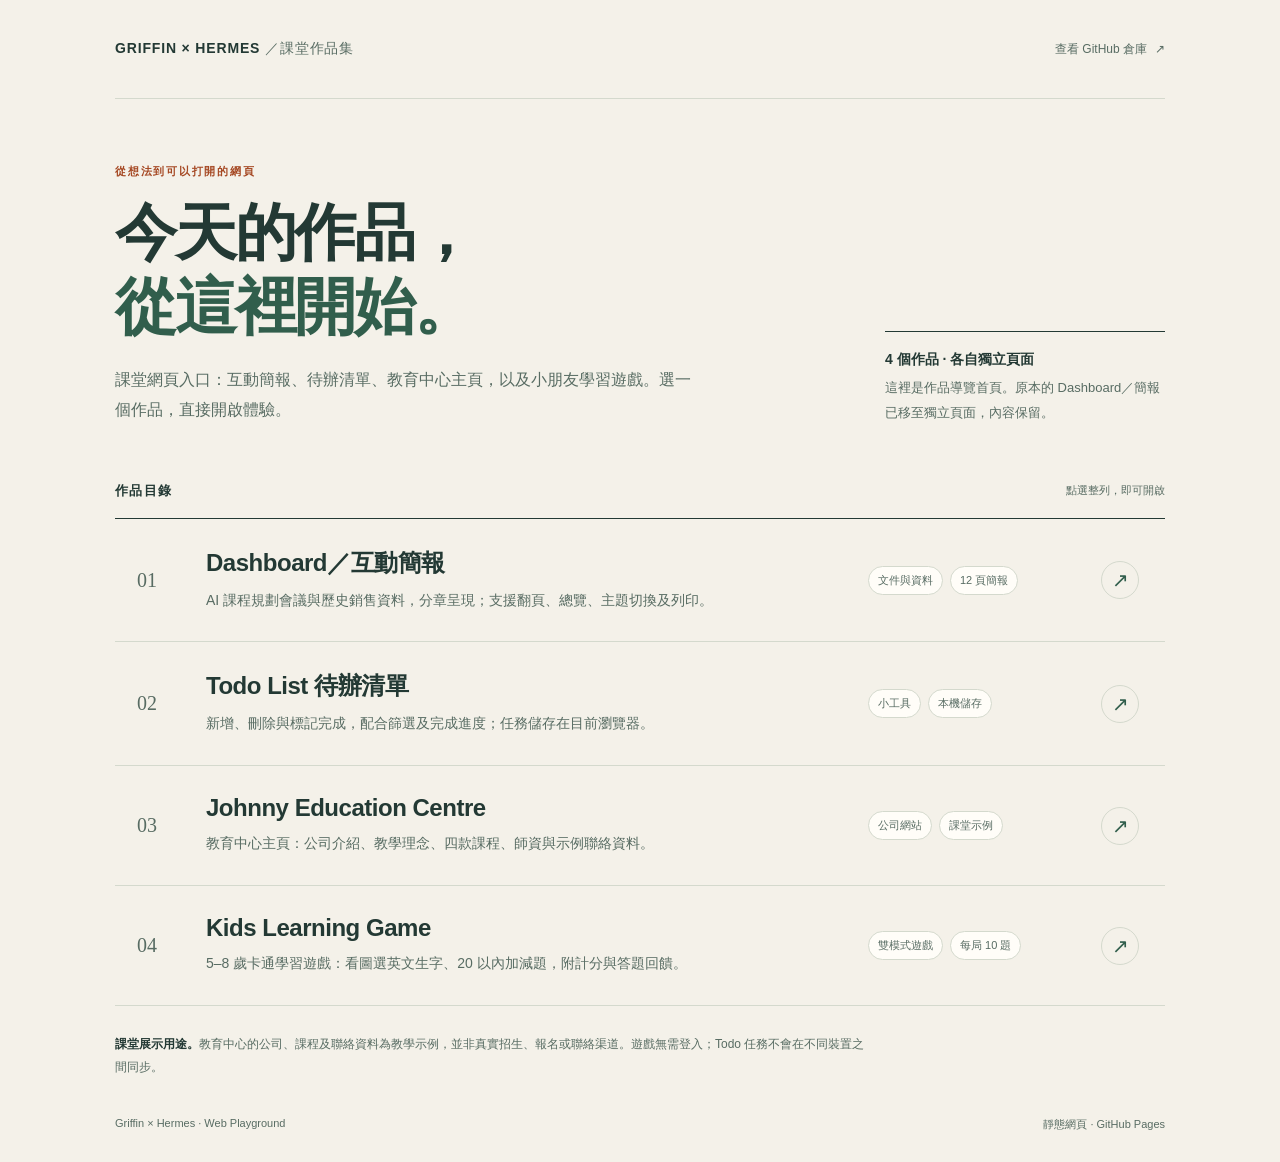
<file: index.html>
<!DOCTYPE html>
<html lang="zh-Hant">
<head>
<meta charset="utf-8">
<meta name="viewport" content="width=device-width,initial-scale=1">
<meta name="theme-color" content="#f4f1e9">
<meta name="robots" content="noindex,nofollow">
<title>課堂作品集｜Griffin × Hermes</title>
<style>
:root{--bg:#f4f1e9;--paper:#fffdf8;--ink:#233934;--muted:#586c63;--line:#d4d9cd;--accent:#a54823;--green:#315e4c}*{box-sizing:border-box}body{margin:0;color:var(--ink);background:var(--bg);font-family:"PingFang TC","Microsoft JhengHei",sans-serif;-webkit-font-smoothing:antialiased}a{color:inherit}.wrap{width:min(1050px,calc(100% - 48px));margin:auto}header{display:flex;align-items:center;justify-content:space-between;padding:27px 0;border-bottom:1px solid var(--line);gap:18px}.wordmark{font-size:14px;letter-spacing:.06em;font-weight:750}.wordmark span{font-weight:400;color:var(--muted)}.repo{font-size:12px;text-decoration:none;color:var(--muted);min-height:44px;display:inline-flex;align-items:center;gap:8px}.repo:hover{text-decoration:underline}.intro{padding:65px 0 44px;display:grid;grid-template-columns:1fr 280px;gap:45px;align-items:end}.eyebrow{font-size:11px;color:var(--accent);letter-spacing:.16em;font-weight:750;margin:0 0 17px}h1{font-size:clamp(37px,6vw,62px);font-weight:600;line-height:1.2;letter-spacing:-.035em;margin:0 0 20px}h1 span{color:var(--green)}.intro p:not(.eyebrow){font-size:16px;line-height:1.9;color:var(--muted);margin:0;max-width:580px}.aside{border-top:1px solid var(--ink);padding-top:14px;color:var(--muted);font-size:13px;line-height:1.9}.aside b{display:block;color:var(--ink);margin-bottom:4px;font-size:14px}.section-title{display:flex;justify-content:space-between;gap:20px;padding:12px 0 18px;align-items:center}h2{font-size:13px;margin:0;font-weight:600;letter-spacing:.1em}.section-title span{font-size:11px;color:var(--muted)}.projects{border-top:1px solid var(--ink)}.project{display:grid;grid-template-columns:46px minmax(0,1fr) 210px 42px;gap:23px;align-items:center;text-decoration:none;padding:28px 22px;border-bottom:1px solid var(--line);transition:background .18s}.project:hover{background:var(--paper)}.project:focus-visible,.repo:focus-visible{outline:3px solid var(--accent);outline-offset:4px}.number{font-family:Georgia,serif;font-size:20px;color:var(--muted)}.project h3{font-size:24px;font-weight:600;margin:0 0 9px;letter-spacing:-.02em}.project p{font-size:14px;line-height:1.85;color:var(--muted);margin:0;max-width:560px}.tags{display:flex;flex-wrap:wrap;gap:7px}.tag{font-size:11px;border:1px solid var(--line);border-radius:100px;padding:6px 9px;background:var(--paper);color:var(--muted);white-space:nowrap}.arrow{width:38px;height:38px;border-radius:50%;border:1px solid var(--line);display:grid;place-items:center;font-size:20px;color:var(--green);transition:transform .18s}.project:hover .arrow{transform:translate(3px,-3px);border-color:var(--green)}.notice{margin:27px 0 0;font-size:12px;line-height:1.9;color:var(--muted);max-width:760px}.notice strong{font-weight:650;color:var(--ink)}footer{padding:38px 0 30px;display:flex;justify-content:space-between;gap:20px;font-size:11px;color:var(--muted)}.skip{position:absolute;left:20px;top:-80px;padding:12px;background:var(--paper);z-index:2}.skip:focus{top:15px}@media(max-width:760px){.intro{grid-template-columns:1fr;padding-top:42px;gap:25px}.aside{max-width:360px}.project{grid-template-columns:30px minmax(0,1fr) 34px;gap:15px;padding:23px 8px}.tags{grid-column:2;grid-row:2}.arrow{grid-column:3;grid-row:1/3;width:33px;height:33px}.project h3{font-size:22px}.project p{font-size:13px}.project .number{align-self:start;padding-top:3px}.wrap{width:calc(100% - 36px)}header{padding:18px 0}.wordmark span{display:block;font-size:11px;margin-top:5px}.repo{font-size:11px}footer{flex-direction:column;gap:8px}.section-title span{font-size:10px}}@media(prefers-reduced-motion:reduce){*{transition:none!important}}@media(prefers-color-scheme:dark){:root{--bg:#142520;--paper:#1b3028;--ink:#f0eee5;--muted:#b4c4b9;--line:#3d5146;--accent:#f2ac7e;--green:#b0d3b9}}
</style>
</head>
<body>
<a class="skip" href="#projects">跳至作品列表</a>
<div class="wrap">
<header><div class="wordmark">GRIFFIN × HERMES <span>／課堂作品集</span></div><a class="repo" href="https://github.com/hosunwai/Griffin-Ho-2026-fevawork-class-Hermes-Agent-playground">查看 GitHub 倉庫 <span aria-hidden="true">↗</span></a></header>
<main>
<section class="intro" aria-labelledby="title"><div><p class="eyebrow">從想法到可以打開的網頁</p><h1 id="title">今天的作品，<br><span>從這裡開始。</span></h1><p>課堂網頁入口：互動簡報、待辦清單、教育中心主頁，以及小朋友學習遊戲。選一個作品，直接開啟體驗。</p></div><div class="aside"><b>4 個作品 · 各自獨立頁面</b>這裡是作品導覽首頁。原本的 Dashboard／簡報已移至獨立頁面，內容保留。</div></section>
<section id="projects" aria-labelledby="listTitle"><div class="section-title"><h2 id="listTitle">作品目錄</h2><span>點選整列，即可開啟</span></div>
<nav class="projects" aria-label="課堂作品網頁">
<a class="project" href="dashboard.html"><span class="number" aria-hidden="true">01</span><div><h3>Dashboard／互動簡報</h3><p>AI 課程規劃會議與歷史銷售資料，分章呈現；支援翻頁、總覽、主題切換及列印。</p></div><div class="tags"><span class="tag">文件與資料</span><span class="tag">12 頁簡報</span></div><span class="arrow" aria-hidden="true">↗</span></a>
<a class="project" href="todo.html"><span class="number" aria-hidden="true">02</span><div><h3>Todo List 待辦清單</h3><p>新增、刪除與標記完成，配合篩選及完成進度；任務儲存在目前瀏覽器。</p></div><div class="tags"><span class="tag">小工具</span><span class="tag">本機儲存</span></div><span class="arrow" aria-hidden="true">↗</span></a>
<a class="project" href="education.html"><span class="number" aria-hidden="true">03</span><div><h3>Johnny Education Centre</h3><p>教育中心主頁：公司介紹、教學理念、四款課程、師資與示例聯絡資料。</p></div><div class="tags"><span class="tag">公司網站</span><span class="tag">課堂示例</span></div><span class="arrow" aria-hidden="true">↗</span></a>
<a class="project" href="kids-game.html"><span class="number" aria-hidden="true">04</span><div><h3>Kids Learning Game</h3><p>5–8 歲卡通學習遊戲：看圖選英文生字、20 以內加減題，附計分與答題回饋。</p></div><div class="tags"><span class="tag">雙模式遊戲</span><span class="tag">每局 10 題</span></div><span class="arrow" aria-hidden="true">↗</span></a>
</nav></section>
<p class="notice"><strong>課堂展示用途。</strong>教育中心的公司、課程及聯絡資料為教學示例，並非真實招生、報名或聯絡渠道。遊戲無需登入；Todo 任務不會在不同裝置之間同步。</p>
</main><footer><span>Griffin × Hermes · Web Playground</span><span>靜態網頁 · GitHub Pages</span></footer>
</div>
</body>
</html>
</file>
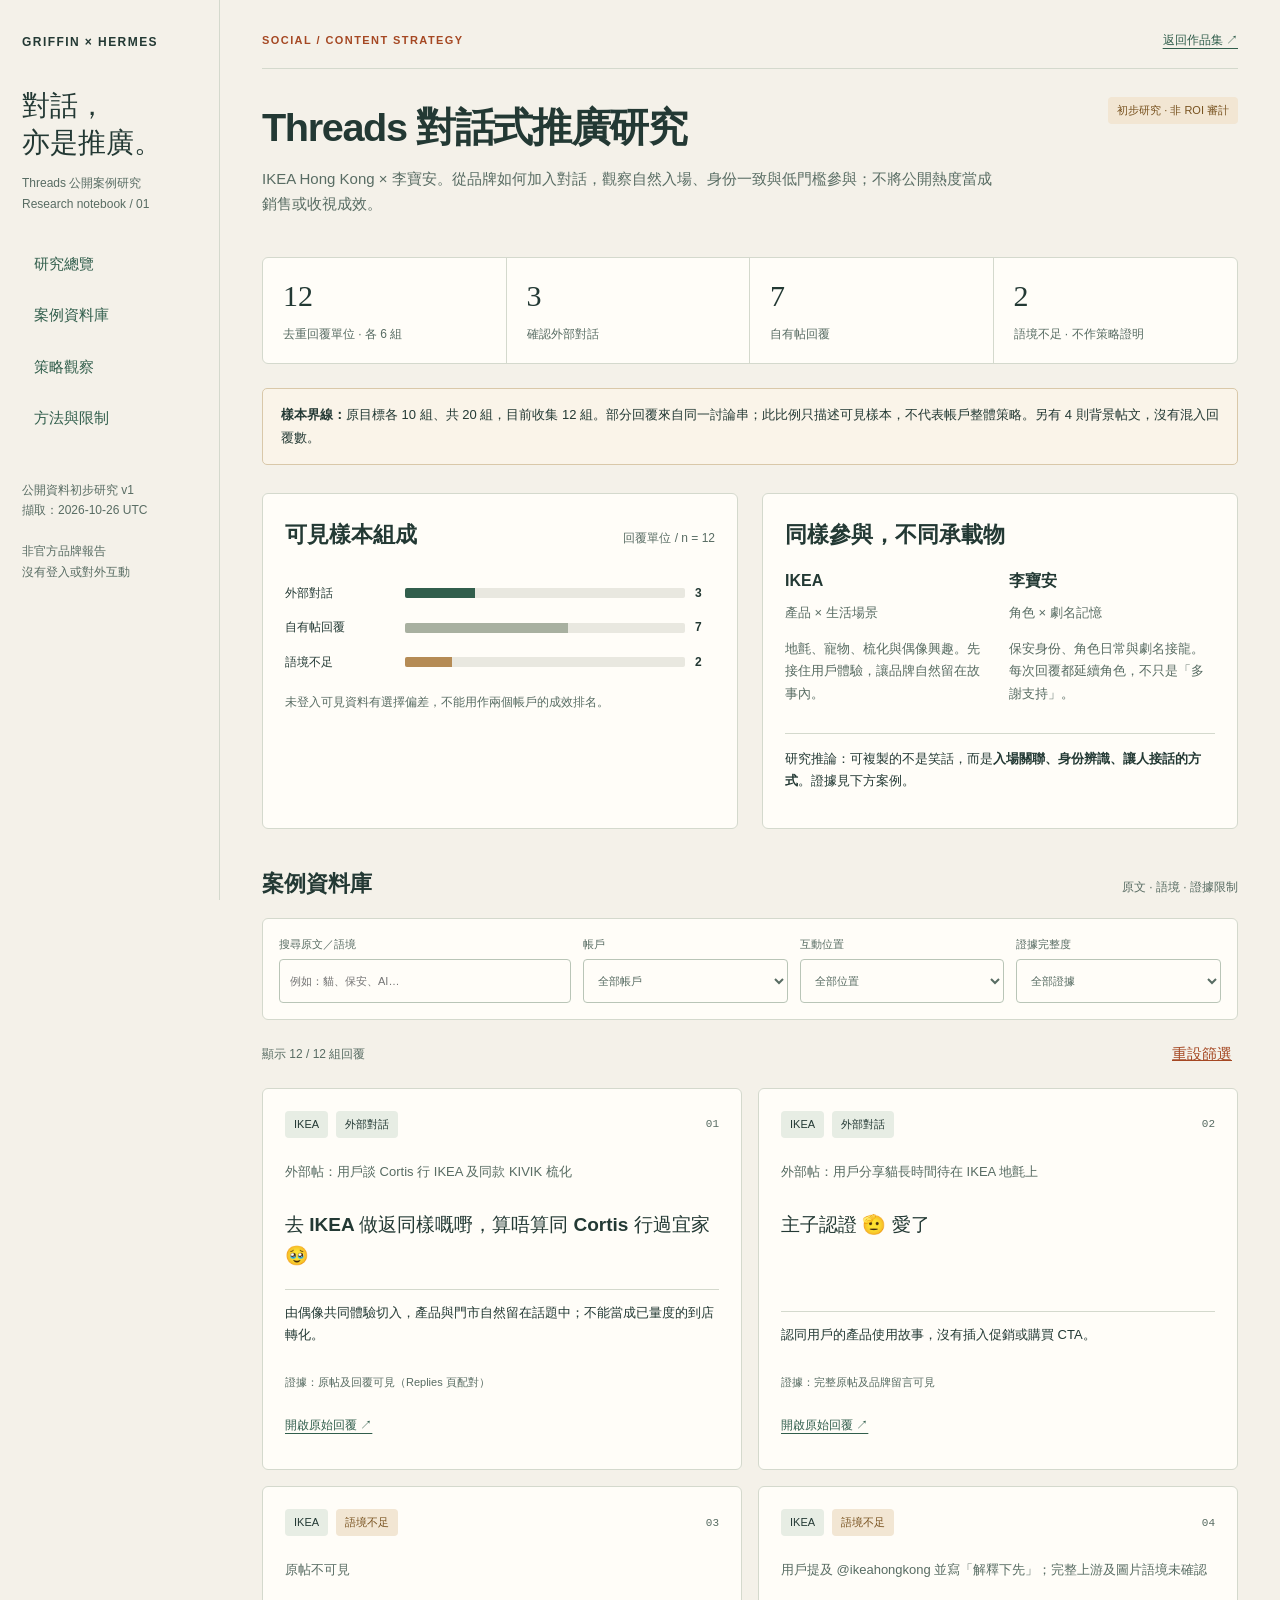
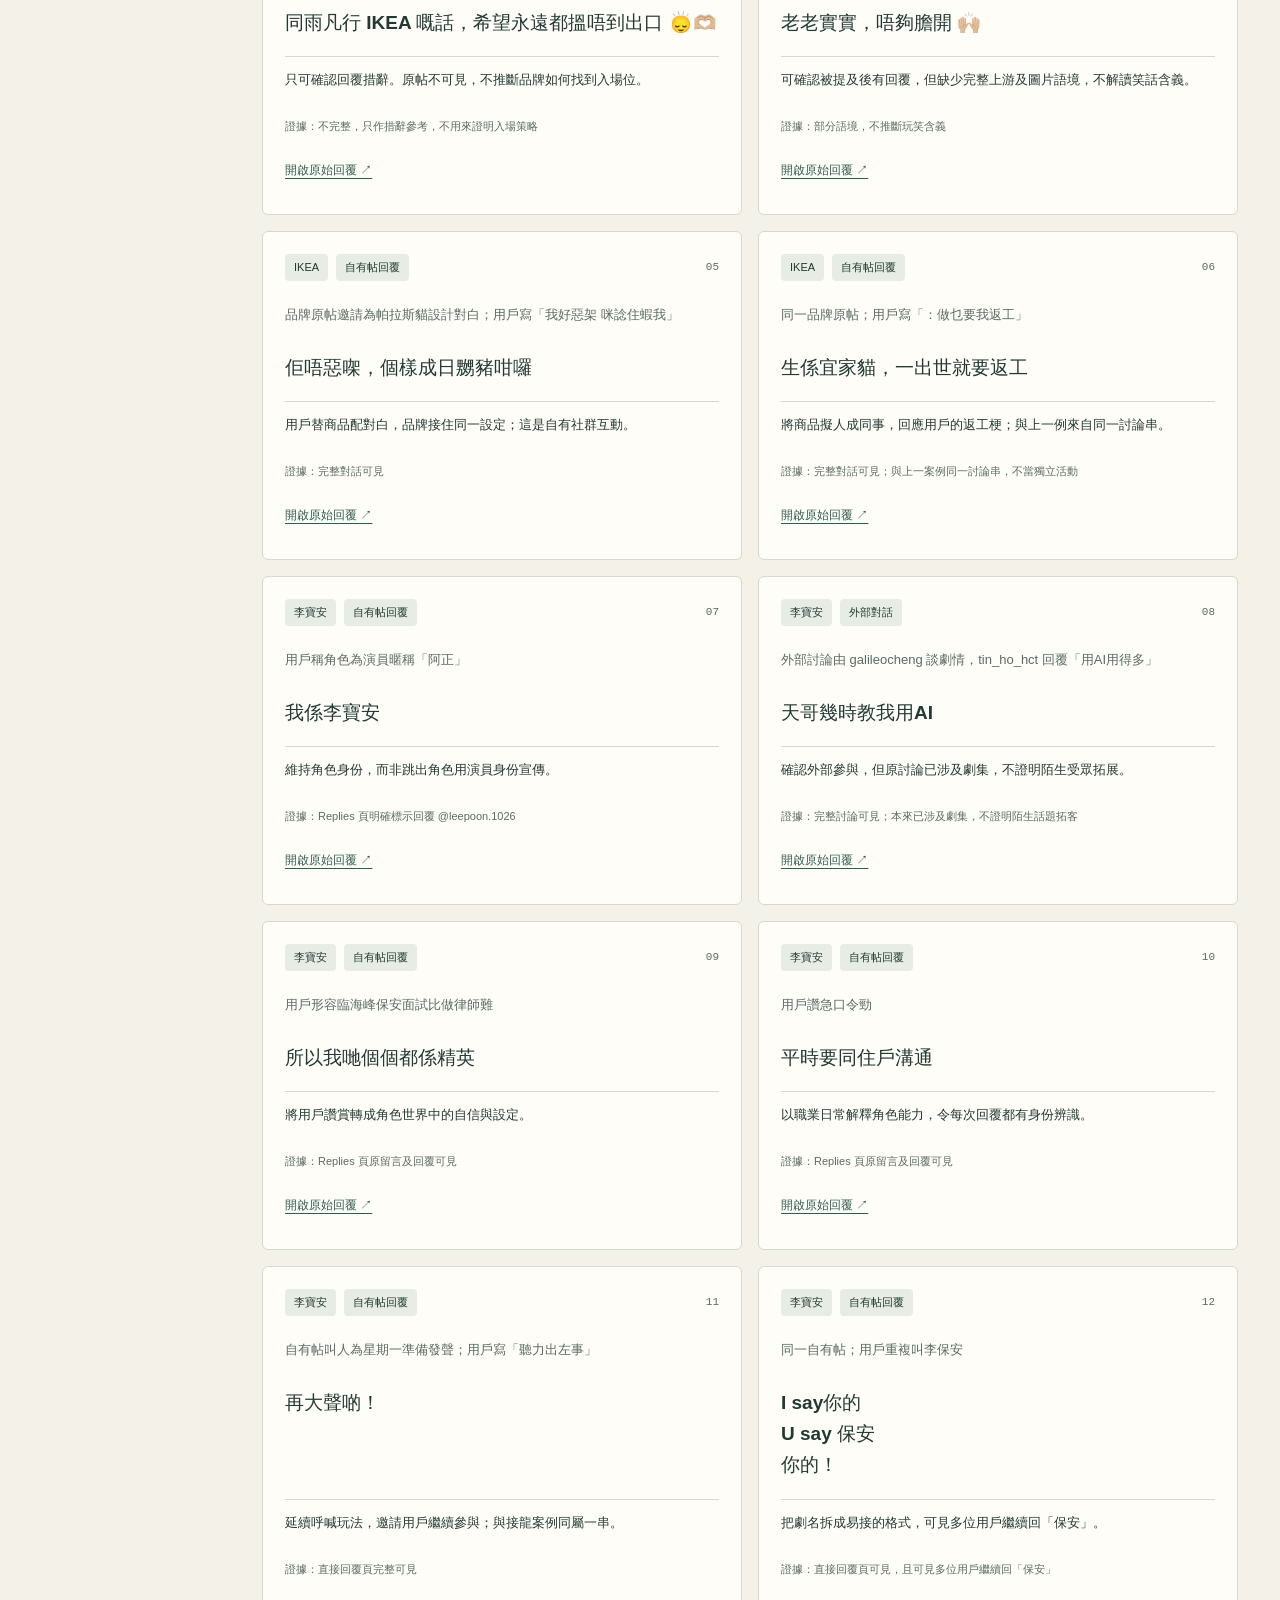
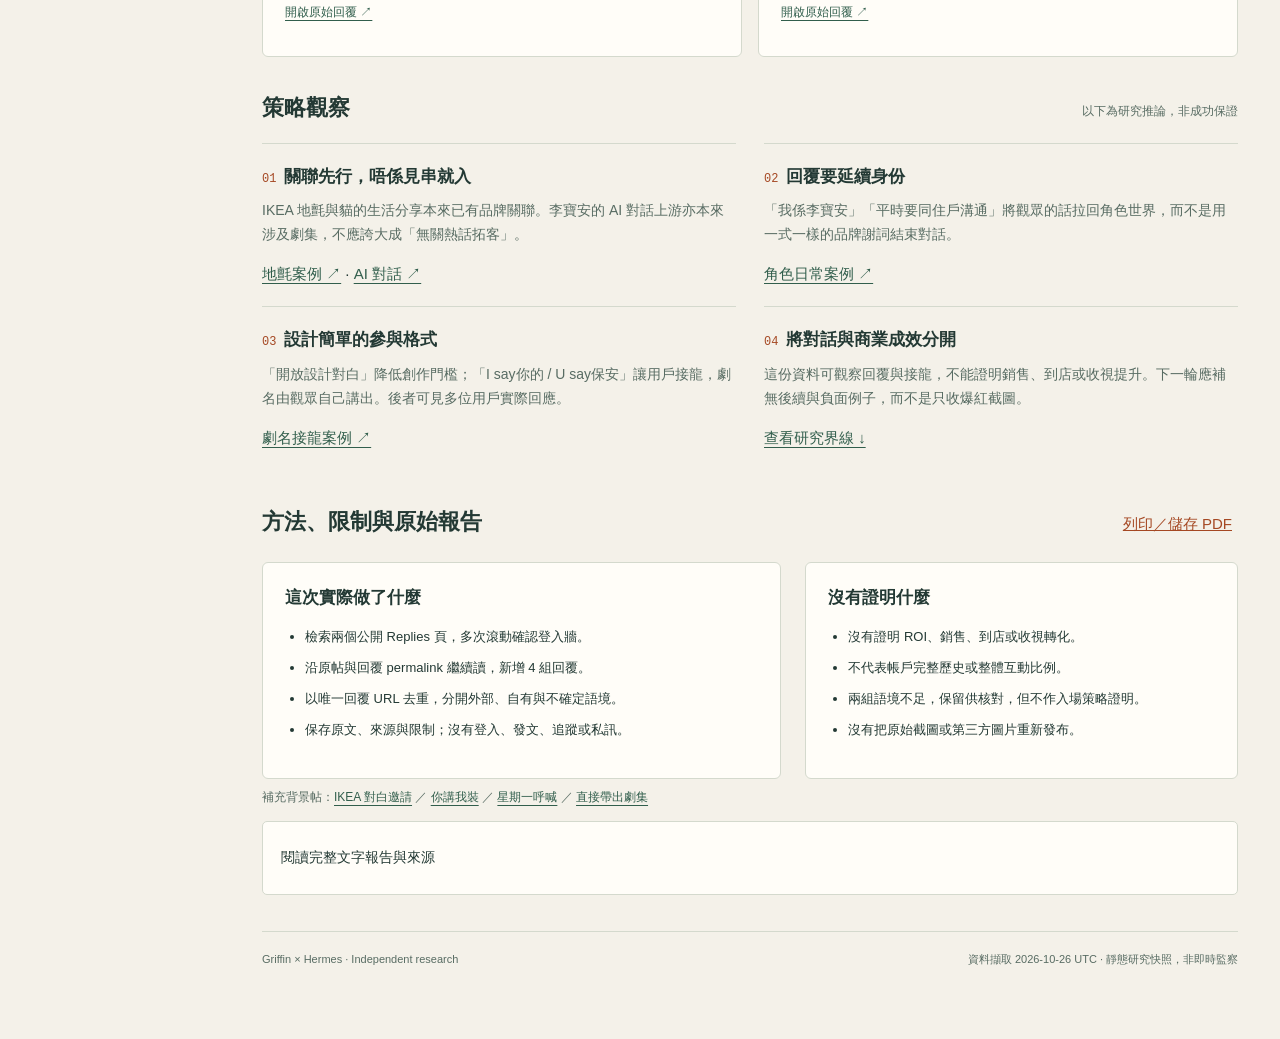
<file: threads-research/index.html>
<!doctype html>
<html lang="zh-Hant"><head><meta charset="utf-8"><meta name="viewport" content="width=device-width,initial-scale=1"><meta name="robots" content="noindex,nofollow"><meta name="theme-color" content="#f4f1e9"><title>Threads 對話研究｜IKEA × 李寶安</title>
<style>
:root{--bg:#f4f1e9;--paper:#fffdf8;--ink:#233934;--muted:#586c63;--line:#d4d9cd;--accent:#a54823;--green:#315e4c;--tint:#e7ede4;--warn:#f2e6d3}*{box-sizing:border-box}body{margin:0;background:var(--bg);color:var(--ink);font:15px/1.7 "PingFang TC","Microsoft JhengHei",sans-serif}a{color:var(--green);text-underline-offset:4px}button,input,select{font:inherit;color:inherit}button,select{min-height:44px}button,a,input,select,summary{outline-offset:4px}:focus-visible{outline:3px solid var(--accent)}.shell{max-width:1440px;margin:auto;display:grid;grid-template-columns:220px minmax(0,1fr)}aside{padding:32px 22px;position:sticky;top:0;height:100vh;border-right:1px solid var(--line)}.wordmark{font-size:12px;letter-spacing:.12em;font-weight:700;margin-bottom:36px}.small{font-size:12px;color:var(--muted)}.side-title{font:28px/1.3 Georgia,"Songti TC",serif;margin:12px 0}.side-nav{display:grid;gap:8px;margin:28px 0}.side-nav a{text-decoration:none;padding:9px 12px;border-radius:5px}.side-nav a:hover{background:var(--tint)}.side-foot{margin-top:40px;font-size:12px;color:var(--muted)}main{padding:30px 42px 70px;min-width:0}header{display:flex;gap:16px;align-items:center;justify-content:space-between;border-bottom:1px solid var(--line);padding-bottom:18px}.kicker{font-size:11px;letter-spacing:.13em;color:var(--accent);font-weight:700}header a{font-size:12px}.heading{padding:28px 0 18px;display:flex;justify-content:space-between;gap:24px;align-items:flex-start}h1{font-size:clamp(25px,3.1vw,40px);line-height:1.3;margin:5px 0 12px;letter-spacing:-.035em;font-weight:600}h2{font-size:22px;margin:0 0 14px;font-weight:600}h3{font-size:17px;line-height:1.5;margin:0 0 10px}p{margin:8px 0 14px}.lede{max-width:730px;color:var(--muted)}.badge{display:inline-block;white-space:nowrap;background:var(--tint);padding:4px 9px;font-size:11px;border-radius:4px}.badge.warn{background:var(--warn);color:#77511e}.stats{display:grid;grid-template-columns:repeat(4,1fr);border:1px solid var(--line);border-radius:6px;background:var(--paper);margin:8px 0 24px}.stat{padding:18px 20px;border-right:1px solid var(--line)}.stat:last-child{border:0}.stat strong{display:block;font:30px/1.3 Georgia,serif;margin-bottom:5px}.stat span{font-size:12px;color:var(--muted)}.notice{padding:15px 18px;border:1px solid #d9c8a9;background:#faf4e9;border-radius:5px;font-size:13px}.overview{display:grid;grid-template-columns:1fr 1fr;gap:24px;margin:28px 0 36px}.panel{background:var(--paper);border:1px solid var(--line);border-radius:6px;padding:22px}.panel-title{display:flex;justify-content:space-between;gap:12px;align-items:baseline;margin-bottom:16px}.bar-row{display:grid;grid-template-columns:110px 1fr 20px;gap:10px;align-items:center;font-size:12px;margin:14px 0}.track{height:10px;background:#e9e8e0;border-radius:2px;overflow:hidden}.fill{height:100%;background:var(--green)}.fill.muted{background:#a8b0a0}.fill.warm{background:#b58b55}.ratio-note{font-size:12px;color:var(--muted);margin:20px 0 0}.comparison{display:grid;grid-template-columns:1fr 1fr;gap:18px}.comparison p{font-size:13px;color:var(--muted)}.comparison strong{font-size:16px}.rule{border-top:1px solid var(--line);padding-top:14px;margin-top:14px;font-size:13px}.section-head{display:flex;justify-content:space-between;align-items:baseline;gap:18px;margin:32px 0 16px}.section-head h2{margin:0}.filters{display:grid;grid-template-columns:minmax(180px,1fr) repeat(3,minmax(130px,.7fr));gap:12px;background:var(--paper);border:1px solid var(--line);padding:16px;border-radius:6px}.filters label{display:grid;gap:5px;font-size:11px;color:var(--muted)}input,select{width:100%;border:1px solid #b9c5b7;border-radius:4px;background:#fffdf8;padding:8px 10px;min-height:44px}#result-count{font-size:12px;color:var(--muted)}.results-toolbar{display:flex;align-items:center;justify-content:space-between;margin:12px 0;gap:12px}.text-button{background:none;border:0;cursor:pointer;color:var(--accent);text-decoration:underline}.cards{display:grid;grid-template-columns:1fr 1fr;gap:16px}.case{background:var(--paper);border:1px solid var(--line);border-radius:6px;padding:22px;display:flex;flex-direction:column;min-width:0}.case-top{display:flex;gap:8px;flex-wrap:wrap;align-items:center;margin-bottom:15px}.id{font:11px ui-monospace,monospace;color:var(--muted);margin-left:auto}.context{font-size:13px;color:var(--muted)}blockquote{font-size:19px;line-height:1.65;white-space:pre-line;margin:12px 0 18px;padding:0;font-weight:550}.insight{font-size:13px;border-top:1px solid var(--line);padding-top:12px;margin-top:auto}.evidence{font-size:11px;color:var(--muted);margin:12px 0}.case a{font-size:12px;min-height:44px;display:inline-flex;align-items:center;align-self:flex-start}.empty{border:1px dashed var(--line);padding:40px;text-align:center;background:var(--paper);border-radius:6px}.lessons{display:grid;grid-template-columns:1fr 1fr;gap:0 28px}.lesson{border-top:1px solid var(--line);padding:20px 0}.lesson p{font-size:14px;color:var(--muted)}.lesson-num{font:12px ui-monospace,monospace;color:var(--accent);margin-right:8px}.method{display:grid;grid-template-columns:1.2fr 1fr;gap:24px}.method li{font-size:13px;margin:9px 0}.method ul{padding-left:20px}details{border:1px solid var(--line);padding:14px 18px;background:var(--paper);border-radius:5px}summary{cursor:pointer;min-height:44px;display:flex;align-items:center;font-size:14px}pre{white-space:pre-wrap;font:13px/1.9 "PingFang TC","Microsoft JhengHei",sans-serif;max-height:650px;overflow:auto;word-break:break-word}.footer{border-top:1px solid var(--line);font-size:11px;color:var(--muted);margin-top:36px;padding-top:18px;display:flex;justify-content:space-between;gap:15px}.skip{position:fixed;top:-100px;left:10px;background:var(--paper);padding:10px;z-index:10}.skip:focus{top:10px}[hidden]{display:none!important}
@media(max-width:1100px){.shell{grid-template-columns:170px minmax(0,1fr)}main{padding:25px}.filters{grid-template-columns:1fr 1fr}.overview{grid-template-columns:1fr}.stat{padding:15px}.method{grid-template-columns:1fr}}
@media(max-width:720px){.shell{display:block}aside{position:static;height:auto;border-right:0;border-bottom:1px solid var(--line);padding:16px 20px}.wordmark{margin:0}.side-title,.side-description,.side-foot{display:none}.side-nav{display:flex;overflow:auto;margin:10px 0 0;gap:4px}.side-nav a{font-size:12px;white-space:nowrap;padding:7px 9px}main{padding:20px}.heading{display:block}.heading .badge{margin-bottom:10px}.stats{grid-template-columns:1fr 1fr}.stat:nth-child(2){border-right:0}.stat:nth-child(-n+2){border-bottom:1px solid var(--line)}.cards,.lessons{grid-template-columns:1fr}.comparison{gap:16px}.filters{gap:10px;padding:12px}.panel{padding:18px}.footer{display:block}.section-head{align-items:flex-start}.bar-row{grid-template-columns:105px 1fr 16px}}
@media print{aside,.filters,.results-toolbar,.text-button,header a{display:none}.shell{display:block}main{padding:0}.cards{display:block}.case{break-inside:avoid;margin-bottom:16px}.overview,.method{display:block}.panel{margin-bottom:15px}body{background:white}a{color:inherit}}
</style></head><body>
<a class="skip" href="#main">跳至研究內容</a><div class="shell"><aside><div class="wordmark">GRIFFIN × HERMES</div><p class="side-title">對話，<br>亦是推廣。</p><p class="side-description small">Threads 公開案例研究<br>Research notebook / 01</p><nav class="side-nav" aria-label="研究導覽"><a href="#overview">研究總覽</a><a href="#cases">案例資料庫</a><a href="#findings">策略觀察</a><a href="#method">方法與限制</a></nav><div class="side-foot">公開資料初步研究 v1<br>擷取：2026-10-26 UTC<br><br>非官方品牌報告<br>沒有登入或對外互動</div></aside>
<main id="main"><header><span class="kicker">SOCIAL / CONTENT STRATEGY</span><a href="../index.html">返回作品集 ↗</a></header>
<section id="overview"><div class="heading"><div><h1>Threads 對話式推廣研究</h1><p class="lede">IKEA Hong Kong × 李寶安。從品牌如何加入對話，觀察自然入場、身份一致與低門檻參與；不將公開熱度當成銷售或收視成效。</p></div><span class="badge warn">初步研究 · 非 ROI 審計</span></div>
<div class="stats"><div class="stat"><strong id="total">12</strong><span>去重回覆單位 · 各 6 組</span></div><div class="stat"><strong>3</strong><span>確認外部對話</span></div><div class="stat"><strong>7</strong><span>自有帖回覆</span></div><div class="stat"><strong>2</strong><span>語境不足 · 不作策略證明</span></div></div>
<p class="notice"><strong>樣本界線：</strong>原目標各 10 組、共 20 組，目前收集 12 組。部分回覆來自同一討論串；此比例只描述可見樣本，不代表帳戶整體策略。另有 4 則背景帖文，沒有混入回覆數。</p>
<div class="overview"><section class="panel"><div class="panel-title"><h2>可見樣本組成</h2><span class="small">回覆單位 / n = 12</span></div><div class="bar-row"><span>外部對話</span><div class="track"><div class="fill" style="width:25%"></div></div><b>3</b></div><div class="bar-row"><span>自有帖回覆</span><div class="track"><div class="fill muted" style="width:58.333%"></div></div><b>7</b></div><div class="bar-row"><span>語境不足</span><div class="track"><div class="fill warm" style="width:16.667%"></div></div><b>2</b></div><p class="ratio-note">未登入可見資料有選擇偏差，不能用作兩個帳戶的成效排名。</p></section>
<section class="panel"><h2>同樣參與，不同承載物</h2><div class="comparison"><div><strong>IKEA</strong><p>產品 × 生活場景</p><p>地氈、寵物、梳化與偶像興趣。先接住用戶體驗，讓品牌自然留在故事內。</p></div><div><strong>李寶安</strong><p>角色 × 劇名記憶</p><p>保安身份、角色日常與劇名接龍。每次回覆都延續角色，不只是「多謝支持」。</p></div></div><p class="rule">研究推論：可複製的不是笑話，而是<strong>入場關聯、身份辨識、讓人接話的方式</strong>。證據見下方案例。</p></section></div></section>
<section id="cases"><div class="section-head"><h2>案例資料庫</h2><span class="small">原文 · 語境 · 證據限制</span></div><div class="filters"><label>搜尋原文／語境<input id="search" type="search" placeholder="例如：貓、保安、AI…"></label><label>帳戶<select id="brand"><option value="">全部帳戶</option><option>IKEA</option><option>李寶安</option></select></label><label>互動位置<select id="type"><option value="">全部位置</option><option value="external">外部對話</option><option value="owned">自有帖回覆</option><option value="uncertain">語境不足</option></select></label><label>證據完整度<select id="quality"><option value="">全部證據</option><option value="usable">可供分析</option><option value="limited">有限／不完整</option></select></label></div><div class="results-toolbar"><span id="result-count" role="status" aria-live="polite"></span><button class="text-button" id="reset" type="button">重設篩選</button></div><div class="cards" id="cards"></div><div class="empty" id="empty" hidden><strong>沒有符合條件的案例</strong><p>試下其他關鍵字，或重設篩選。</p><button class="text-button" id="empty-reset" type="button">清除篩選</button></div></section>
<section id="findings"><div class="section-head"><h2>策略觀察</h2><span class="small">以下為研究推論，非成功保證</span></div><div class="lessons"><article class="lesson"><h3><span class="lesson-num">01</span>關聯先行，唔係見串就入</h3><p>IKEA 地氈與貓的生活分享本來已有品牌關聯。李寶安的 AI 對話上游亦本來涉及劇集，不應誇大成「無關熱話拓客」。</p><a href="https://www.threads.com/@ikeahongkong/post/De9MJookecI" target="_blank" rel="noopener noreferrer">地氈案例 ↗</a> · <a href="https://www.threads.com/@leepoon.1026/post/De9bzOYj67L" target="_blank" rel="noopener noreferrer">AI 對話 ↗</a></article><article class="lesson"><h3><span class="lesson-num">02</span>回覆要延續身份</h3><p>「我係李寶安」「平時要同住戶溝通」將觀眾的話拉回角色世界，而不是用一式一樣的品牌謝詞結束對話。</p><a href="https://www.threads.com/@leepoon.1026/post/De9W9PQjxK5" target="_blank" rel="noopener noreferrer">角色日常案例 ↗</a></article><article class="lesson"><h3><span class="lesson-num">03</span>設計簡單的參與格式</h3><p>「開放設計對白」降低創作門檻；「I say你的 / U say保安」讓用戶接龍，劇名由觀眾自己講出。後者可見多位用戶實際回應。</p><a href="https://www.threads.com/@leepoon.1026/post/De6ALyujw9f" target="_blank" rel="noopener noreferrer">劇名接龍案例 ↗</a></article><article class="lesson"><h3><span class="lesson-num">04</span>將對話與商業成效分開</h3><p>這份資料可觀察回覆與接龍，不能證明銷售、到店或收視提升。下一輪應補無後續與負面例子，而不是只收爆紅截圖。</p><a href="#method">查看研究界線 ↓</a></article></div></section>
<section id="method"><div class="section-head"><h2>方法、限制與原始報告</h2><button type="button" class="text-button" id="print">列印／儲存 PDF</button></div><div class="method"><section class="panel"><h3>這次實際做了什麼</h3><ul><li>檢索兩個公開 Replies 頁，多次滾動確認登入牆。</li><li>沿原帖與回覆 permalink 繼續讀，新增 4 組回覆。</li><li>以唯一回覆 URL 去重，分開外部、自有與不確定語境。</li><li>保存原文、來源與限制；沒有登入、發文、追蹤或私訊。</li></ul></section><section class="panel"><h3>沒有證明什麼</h3><ul><li>沒有證明 ROI、銷售、到店或收視轉化。</li><li>不代表帳戶完整歷史或整體互動比例。</li><li>兩組語境不足，保留供核對，但不作入場策略證明。</li><li>沒有把原始截圖或第三方圖片重新發布。</li></ul></section></div><p class="small">補充背景帖：<a href="https://www.threads.com/@ikeahongkong/post/Dea2P2NE3l6" target="_blank" rel="noopener noreferrer">IKEA 對白邀請</a> ／ <a href="https://www.threads.com/@ikeahongkong/post/DeL3OfAk44E" target="_blank" rel="noopener noreferrer">你講我裝</a> ／ <a href="https://www.threads.com/@leepoon.1026/post/De55-9mD-XY" target="_blank" rel="noopener noreferrer">星期一呼喊</a> ／ <a href="https://www.threads.com/@leepoon.1026/post/De7_iK3D41_" target="_blank" rel="noopener noreferrer">直接帶出劇集</a></p><details><summary>閱讀完整文字報告與來源</summary><p><a href="report.md" download>下載完整報告 .md</a> · <a href="cases.json" download>下載案例資料 .json</a></p><pre id="full-report"></pre></details></section><footer class="footer"><span>Griffin × Hermes · Independent research</span><span>資料擷取 2026-10-26 UTC · 靜態研究快照，非即時監察</span></footer></main></div>
<script id="case-data" type="application/json">[{"account": "IKEA", "url": "https://www.threads.com/@ikeahongkong/post/De9MzYpkRtT", "context": "外部帖：用戶談 Cortis 行 IKEA 及同款 KIVIK 梳化", "reply": "去 IKEA 做返同樣嘅嘢，算唔算同 Cortis 行過宜家 🥹", "type": "外部對話", "quality": "原帖及回覆可見（Replies 頁配對）"}, {"account": "IKEA", "url": "https://www.threads.com/@ikeahongkong/post/De9MJookecI", "context": "外部帖：用戶分享貓長時間待在 IKEA 地氈上", "reply": "主子認證 🫡 愛了", "type": "外部對話", "quality": "完整原帖及品牌留言可見"}, {"account": "IKEA", "url": "https://www.threads.com/@ikeahongkong/post/De9MArIkbAV", "context": "原帖不可見", "reply": "同雨凡￼行 IKEA 嘅話，希望永遠都搵唔到出口 🙂‍↕️🫶🏼", "type": "原帖缺失，不判定", "quality": "不完整，只作措辭參考，不用來證明入場策略"}, {"account": "IKEA", "url": "https://www.threads.com/@ikeahongkong/post/De65r6Yk2Fz", "context": "用戶提及 @ikeahongkong 並寫「解釋下先」；完整上游及圖片語境未確認", "reply": "老老實實，唔夠膽開 🙌🏼", "type": "被提及回覆，頂層歸屬未確認", "quality": "部分語境，不推斷玩笑含義"}, {"account": "IKEA", "url": "https://www.threads.com/@ikeahongkong/post/DebBBERCJU2", "context": "品牌原帖邀請為帕拉斯貓設計對白；用戶寫「我好惡架 咪諗住蝦我」", "reply": "佢唔惡㗎，個樣成日嬲豬咁囉", "type": "自有帖回覆", "quality": "完整對話可見"}, {"account": "IKEA", "url": "https://www.threads.com/@ikeahongkong/post/DebBDZcCGx6", "context": "同一品牌原帖；用戶寫「：做乜要我返工」", "reply": "生係宜家貓，一出世就要返工", "type": "自有帖回覆", "quality": "完整對話可見；與上一案例同一討論串，不當獨立活動"}, {"account": "李寶安", "url": "https://www.threads.com/@leepoon.1026/post/De9cEMXD87e", "context": "用戶稱角色為演員暱稱「阿正」", "reply": "我係李寶安", "type": "自有帖回覆", "quality": "Replies 頁明確標示回覆 @leepoon.1026"}, {"account": "李寶安", "url": "https://www.threads.com/@leepoon.1026/post/De9bzOYj67L", "context": "外部討論由 galileocheng 談劇情，tin_ho_hct 回覆「用AI用得多」", "reply": "天哥幾時教我用AI", "type": "外部對話", "quality": "完整討論可見；本來已涉及劇集，不證明陌生話題拓客"}, {"account": "李寶安", "url": "https://www.threads.com/@leepoon.1026/post/De9W_2Ij-14", "context": "用戶形容臨海峰保安面試比做律師難", "reply": "所以我哋個個都係精英", "type": "自有帖回覆", "quality": "Replies 頁原留言及回覆可見"}, {"account": "李寶安", "url": "https://www.threads.com/@leepoon.1026/post/De9W9PQjxK5", "context": "用戶讚急口令勁", "reply": "平時要同住戶溝通", "type": "自有帖回覆", "quality": "Replies 頁原留言及回覆可見"}, {"account": "李寶安", "url": "https://www.threads.com/@leepoon.1026/post/De6AgVuD_En", "context": "自有帖叫人為星期一準備發聲；用戶寫「聽力出左事」", "reply": "再大聲啲！", "type": "自有帖回覆", "quality": "直接回覆頁完整可見"}, {"account": "李寶安", "url": "https://www.threads.com/@leepoon.1026/post/De6ALyujw9f", "context": "同一自有帖；用戶重複叫李保安", "reply": "I say你的\nU say 保安\n你的！", "type": "自有帖回覆", "quality": "直接回覆頁可見，且可見多位用戶繼續回「保安」"}]</script><script id="report-data" type="application/json">"# Threads 對話式推廣：IKEA Hong Kong × 李寶安\n## 公開資料初步研究 v1\n擷取日期：2026-10-26（UTC）。只讀公開內容，沒有登入、留言、追蹤或聯絡任何帳戶。\n\n## 結論先行\n這次重新檢索，找到比最初 8 組更多的品牌回覆：共 12 組、兩邊各 6 組；其中 4 組為新增。這是「回覆單位」，不是 12 個獨立活動：部分來自同一討論串。另讀取 4 則自有帖作背景，不把它們混入主動外出留言數。\n\n這批材料最支持的結論是：Threads 推廣不只是發布廣告，而是設計讓品牌或角色可以自然參與的對話。IKEA 在家居使用經驗、寵物及偶像興趣之間找交集；李寶安則把每次回覆變成角色演出，並將劇名拆成可以接龍的句子。[1][2][5][6][7][10][12]\n\n但不能由這批樣本推論銷售或收視提升，也不能說兩個帳戶主要靠主動外出留言獲客。12 組中，只有 3 組確認是在別人對話下參與，7 組是自有帖回覆，另外 2 組語境不足。這不是帳戶整體比例，只是本次可見樣本的分類。\n\n## 1. 研究方法與證據界線\n- 重開兩個公開 Replies 頁並多次滾動；登入提示後沒有載入更多舊回覆。\n- 改走「直接帖文網址 → 原討論 → 回覆 permalink」路線，找到藏在自有帖中的額外回覆。\n- 搜尋引擎亦有嘗試，但部分結果無關；沒有把無關搜尋結果當案例。\n- 所有案例以唯一回覆 URL 去重，沒有把同一回覆在 feed、原帖和 permalink 出現三次算成三個。\n- 直接原帖頁有時看不到回覆，但 Replies 頁可見配對；每例已交代取證方式。\n- 不使用未標示意義的介面數字作讚好／轉發統計。公開瀏覽數屬動態快照，不能證明某句品牌留言造成增長。\n- 仍未達到原定各 10 組、合共 20 組。這份是先行觀察報告，不是全帳戶成效審計。\n\n## 2. IKEA：先認同用戶經驗，再讓品牌融入\n### 2.1 地氈與貓：接住使用者的生活，而不是插入廣告\n用戶分享買了 IKEA 地氈後，貓長時間待在上面，品牌回「主子認證 🫡 愛了」。原帖與品牌留言在完整討論頁均可見。[2]\n\n**解讀：** 用戶已提供產品使用場景，品牌只需以對方的語言認同。「貓認證」讓產品自然留在故事內，不必再加價格、連結或 CTA。這顯示一種可用的 UGC 回應手法；不代表已證明提升購買。\n\n### 2.2 偶像與同款梳化：回應興趣，不只回應商品\n原帖談 Cortis 在 IKEA 的活動，並提到自己家中有同款 KIVIK 梳化。IKEA 回「去 IKEA 做返同樣嘅嘢，算唔算同 Cortis 行過宜家 🥹」。配對在 Replies 頁可見。[1]\n\n**解讀：** 重點不是梳化規格，而是粉絲希望與偶像建立連結的情緒。品牌把門市體驗說成共同經驗；這是語意上的邀請，不能當成已量度的到店轉化。\n\n### 2.3 帕拉斯貓：先設計參與題目，再持續接話\n品牌以「新同事帕拉斯貓入職相／以下開放設計對白」邀請用戶創作。用戶寫「我好惡架 咪諗住蝦我」，品牌接「佢唔惡㗎，個樣成日嬲豬咁囉」；另一人寫「做乜要我返工」，品牌接「生係宜家貓，一出世就要返工」。[13][5][6]\n\n**解讀：** 原帖先降低參與成本，留言不需要寫長文；小編之後沿著同一設定接話。這不是主動去別人帖文，但它說明自有帖如何成為可持續的對話容器。兩句回覆來自同一原帖，不當成兩場獨立 campaign。\n\n## 3. 李寶安：回覆不是附屬客服，而是角色的延伸\n### 3.1 被叫演員名字，仍以角色身份回答\n用戶叫「阿正」，帳戶回「我係李寶安」。[7]\n\n**解讀：** 不用跳出角色解釋宣傳活動，反而透過更正稱呼，維持帳戶世界觀。它是角色一致性的可見證據，不是演員本人如何經營帳戶的證據。\n\n### 3.2 把讚賞拉回角色的日常\n用戶讚急口令，回「平時要同住戶溝通」；形容保安面試難過做律師，回「所以我哋個個都係精英」。[10][9]\n\n**解讀：** 回覆沒有停留在「多謝支持」，而是將觀眾的話變成保安角色的生活邏輯。每次互動都增加角色細節，讓人有機會繼續玩。\n\n### 3.3 去其他對話留言，但要避免誇大拓客效果\n在 galileocheng 與 tin_ho_hct 的劇情／AI 討論中，李寶安加入「天哥幾時教我用AI」。完整上游可見，話題原本已涉及劇集。[8]\n\n**解讀：** 確實是外部對話參與，但不是「完全無關話題下成功吸引陌生觀眾」的證據。也不能僅憑畫面判斷是自然互動、熟人網絡還是活動協作。\n\n### 3.4 最值得保留的新增例子：讓劇名變成觀眾的接龍\n原帖「今日星期日，聽日星期一／準備好嘅畀啲聲嚟聽吓」引來用戶互動。有人重複叫李保安，帳戶回：\n\n> I say你的\n> U say 保安\n> 你的！\n\n回覆頁可見多位其他用戶繼續接「保安」，不是只有品牌單方面發話。[15][12]\n\n**解讀：** 這比一般幽默留言多一層：它提供清楚、低門檻的回應格式，讓品牌／劇名由觀眾自己輸出。另一條「再大聲啲！」亦延續同一呼喊設定，但只是同串的另一個回覆。[11]\n\n## 4. 兩者比較：相同的是參與，不同的是承載物\n- IKEA：承載物是產品與生活場景；切入點包括寵物、家居、粉絲興趣。[1][2]\n- 李寶安：承載物是角色、職業與劇名；透過身份、日常、接龍維持存在感。[7][9][10][12]\n- 兩者在已讀例子中都用短、易接的語句；不是每句都附連結或促銷。[1][2][5][6][7][12]\n- 互動與直接宣傳並不互斥：李寶安另有「今晚我收早返屋企睇電視／睇HOY嗰套咩你的保安李寶安／你呢？」的自有帖，直接提劇名，仍保留角色口吻。[16]\n\n## 5. 可實踐的策略：不是「見串就留言」\n以下為本研究推導的建議，不是平台官方規則或已驗證成功公式。\n\n### 入場前問三件事\n1. 原帖有沒有產品、使用場景、角色身份或受眾興趣上的自然交集？\n2. 即使不加購買連結，這句回覆能否帶來認同、資訊或娛樂？\n3. 對方是否有容易接下去的方式？\n\n### 分開三種工作\n- 外部參與：加入別人的公開對話，先確認語境與關聯。\n- 自有社群經營：認真回覆自己帖下的用戶，不用「多謝支持」模板結束。\n- 參與設計：原帖提供簡單玩法，例如補對白、接龍、二選一；品牌要有後續回應能力。\n\n### 可以追蹤甚麼\n- 有效對話：品牌回覆後，原作者／其他用戶有沒有延續交流。\n- 記憶與意圖訊號：主動提品牌、問產品、表示想看／想到店；只能稱意圖，不能直接稱轉化。\n- 有內部權限時才比較 profile visits、follows、UTM 流量和實際轉化；分開 organic 與 paid。\n- 同時記錄反感、投訴與無後續的案例。本次樣本不足以完整評估負面風險。\n\n## 6. 下一步優先序\n1. 補更多「外部對話」樣本，而不是只增加自有帖回覆；這才最貼近本研究問題。\n2. 以固定期間、固定分類記錄，避免只挑成功截圖。\n3. 不需要先登入才能得到初步洞察；但歷史回覆及完整對話的存取限制，仍可能阻止完成各 10 組的目標。\n4. 不將本研究包裝成自己操盤的 campaign；可標明公開案例的獨立策略分析。\n\n## 附錄：12 組去重回覆清單\n### 1. IKEA｜外部對話\n- 語境：外部帖：用戶談 Cortis 行 IKEA 及同款 KIVIK 梳化。\n- 回覆：去 IKEA 做返同樣嘅嘢，算唔算同 Cortis 行過宜家 🥹\n- 證據狀態：原帖及回覆可見（Replies 頁配對）。[1]\n\n### 2. IKEA｜外部對話\n- 語境：外部帖：用戶分享貓長時間待在 IKEA 地氈上。\n- 回覆：主子認證 🫡 愛了\n- 證據狀態：完整原帖及品牌留言可見。[2]\n\n### 3. IKEA｜原帖缺失，不判定\n- 語境：原帖不可見。\n- 回覆：同雨凡￼行 IKEA 嘅話，希望永遠都搵唔到出口 🙂‍↕️🫶🏼\n- 證據狀態：不完整，只作措辭參考，不用來證明入場策略。[3]\n\n### 4. IKEA｜被提及回覆，頂層歸屬未確認\n- 語境：用戶提及 @ikeahongkong 並寫「解釋下先」；完整上游及圖片語境未確認。\n- 回覆：老老實實，唔夠膽開 🙌🏼\n- 證據狀態：部分語境，不推斷玩笑含義。[4]\n\n### 5. IKEA｜自有帖回覆\n- 語境：品牌原帖邀請為帕拉斯貓設計對白；用戶寫「我好惡架 咪諗住蝦我」。\n- 回覆：佢唔惡㗎，個樣成日嬲豬咁囉\n- 證據狀態：完整對話可見。[5]\n\n### 6. IKEA｜自有帖回覆\n- 語境：同一品牌原帖；用戶寫「：做乜要我返工」。\n- 回覆：生係宜家貓，一出世就要返工\n- 證據狀態：完整對話可見；與上一案例同一討論串，不當獨立活動。[6]\n\n### 7. 李寶安｜自有帖回覆\n- 語境：用戶稱角色為演員暱稱「阿正」。\n- 回覆：我係李寶安\n- 證據狀態：Replies 頁明確標示回覆 @leepoon.1026。[7]\n\n### 8. 李寶安｜外部對話\n- 語境：外部討論由 galileocheng 談劇情，tin_ho_hct 回覆「用AI用得多」。\n- 回覆：天哥幾時教我用AI\n- 證據狀態：完整討論可見；本來已涉及劇集，不證明陌生話題拓客。[8]\n\n### 9. 李寶安｜自有帖回覆\n- 語境：用戶形容臨海峰保安面試比做律師難。\n- 回覆：所以我哋個個都係精英\n- 證據狀態：Replies 頁原留言及回覆可見。[9]\n\n### 10. 李寶安｜自有帖回覆\n- 語境：用戶讚急口令勁。\n- 回覆：平時要同住戶溝通\n- 證據狀態：Replies 頁原留言及回覆可見。[10]\n\n### 11. 李寶安｜自有帖回覆\n- 語境：自有帖叫人為星期一準備發聲；用戶寫「聽力出左事」。\n- 回覆：再大聲啲！\n- 證據狀態：直接回覆頁完整可見。[11]\n\n### 12. 李寶安｜自有帖回覆\n- 語境：同一自有帖；用戶重複叫李保安。\n- 回覆：I say你的\nU say 保安\n你的！\n- 證據狀態：直接回覆頁可見，且可見多位用戶繼續回「保安」。[12]\n\n## Sources\n\n[1] https://www.threads.com/@ikeahongkong/post/De9MzYpkRtT\n[2] https://www.threads.com/@ikeahongkong/post/De9MJookecI\n[3] https://www.threads.com/@ikeahongkong/post/De9MArIkbAV\n[4] https://www.threads.com/@ikeahongkong/post/De65r6Yk2Fz\n[5] https://www.threads.com/@ikeahongkong/post/DebBBERCJU2\n[6] https://www.threads.com/@ikeahongkong/post/DebBDZcCGx6\n[7] https://www.threads.com/@leepoon.1026/post/De9cEMXD87e\n[8] https://www.threads.com/@leepoon.1026/post/De9bzOYj67L\n[9] https://www.threads.com/@leepoon.1026/post/De9W_2Ij-14\n[10] https://www.threads.com/@leepoon.1026/post/De9W9PQjxK5\n[11] https://www.threads.com/@leepoon.1026/post/De6AgVuD_En\n[12] https://www.threads.com/@leepoon.1026/post/De6ALyujw9f\n[13] https://www.threads.com/@ikeahongkong/post/Dea2P2NE3l6\n[15] https://www.threads.com/@leepoon.1026/post/De55-9mD-XY\n[16] https://www.threads.com/@leepoon.1026/post/De7_iK3D41_\n"</script>
<script>
'use strict';
const cases=JSON.parse(document.getElementById('case-data').textContent);
const insights=['由偶像共同體驗切入，產品與門市自然留在話題中；不能當成已量度的到店轉化。','認同用戶的產品使用故事，沒有插入促銷或購買 CTA。','只可確認回覆措辭。原帖不可見，不推斷品牌如何找到入場位。','可確認被提及後有回覆，但缺少完整上游及圖片語境，不解讀笑話含義。','用戶替商品配對白，品牌接住同一設定；這是自有社群互動。','將商品擬人成同事，回應用戶的返工梗；與上一例來自同一討論串。','維持角色身份，而非跳出角色用演員身份宣傳。','確認外部參與，但原討論已涉及劇集，不證明陌生受眾拓展。','將用戶讚賞轉成角色世界中的自信與設定。','以職業日常解釋角色能力，令每次回覆都有身份辨識。','延續呼喊玩法，邀請用戶繼續參與；與接龍案例同屬一串。','把劇名拆成易接的格式，可見多位用戶繼續回「保安」。'];
const groups=cases.map((c,i)=>({...c,id:i+1,group:c.type==='外部對話'?'external':c.type==='自有帖回覆'?'owned':'uncertain',insight:insights[i]}));
const controls=['search','brand','type','quality'].map(x=>document.getElementById(x));
function el(tag,cls,text){const n=document.createElement(tag);if(cls)n.className=cls;if(text!==undefined)n.textContent=text;return n;}
function render(){const [q,brand,type,quality]=controls.map(c=>c.value);const rows=groups.filter(c=>(!q||[c.context,c.reply,c.insight,c.account].join(' ').toLowerCase().includes(q.toLowerCase()))&&(!brand||c.account===brand)&&(!type||c.group===type)&&(!quality||(quality==='limited'?c.group==='uncertain':c.group!=='uncertain')));const host=document.getElementById('cards');host.replaceChildren();for(const c of rows){const card=el('article','case');const top=el('div','case-top');top.append(el('span','badge',c.account),el('span','badge'+(c.group==='uncertain'?' warn':''),c.group==='uncertain'?'語境不足':c.type),el('span','id',String(c.id).padStart(2,'0')));card.append(top,el('p','context',c.context),el('blockquote','',c.reply),el('p','insight',c.insight),el('p','evidence','證據：'+c.quality));const link=el('a','','開啟原始回覆 ↗');link.href=c.url;link.target='_blank';link.rel='noopener noreferrer';card.append(link);host.append(card);}document.getElementById('result-count').textContent=`顯示 ${rows.length} / ${groups.length} 組回覆`;document.getElementById('empty').hidden=rows.length!==0;document.getElementById('cards').hidden=rows.length===0;}
for(const c of controls)c.addEventListener(c.id==='search'?'input':'change',render);
function reset(){for(const c of controls)c.value='';render();}
document.getElementById('reset').addEventListener('click',reset);document.getElementById('empty-reset').addEventListener('click',reset);document.getElementById('print').addEventListener('click',()=>window.print());document.getElementById('full-report').textContent=JSON.parse(document.getElementById('report-data').textContent);render();
</script></body></html>
</file>
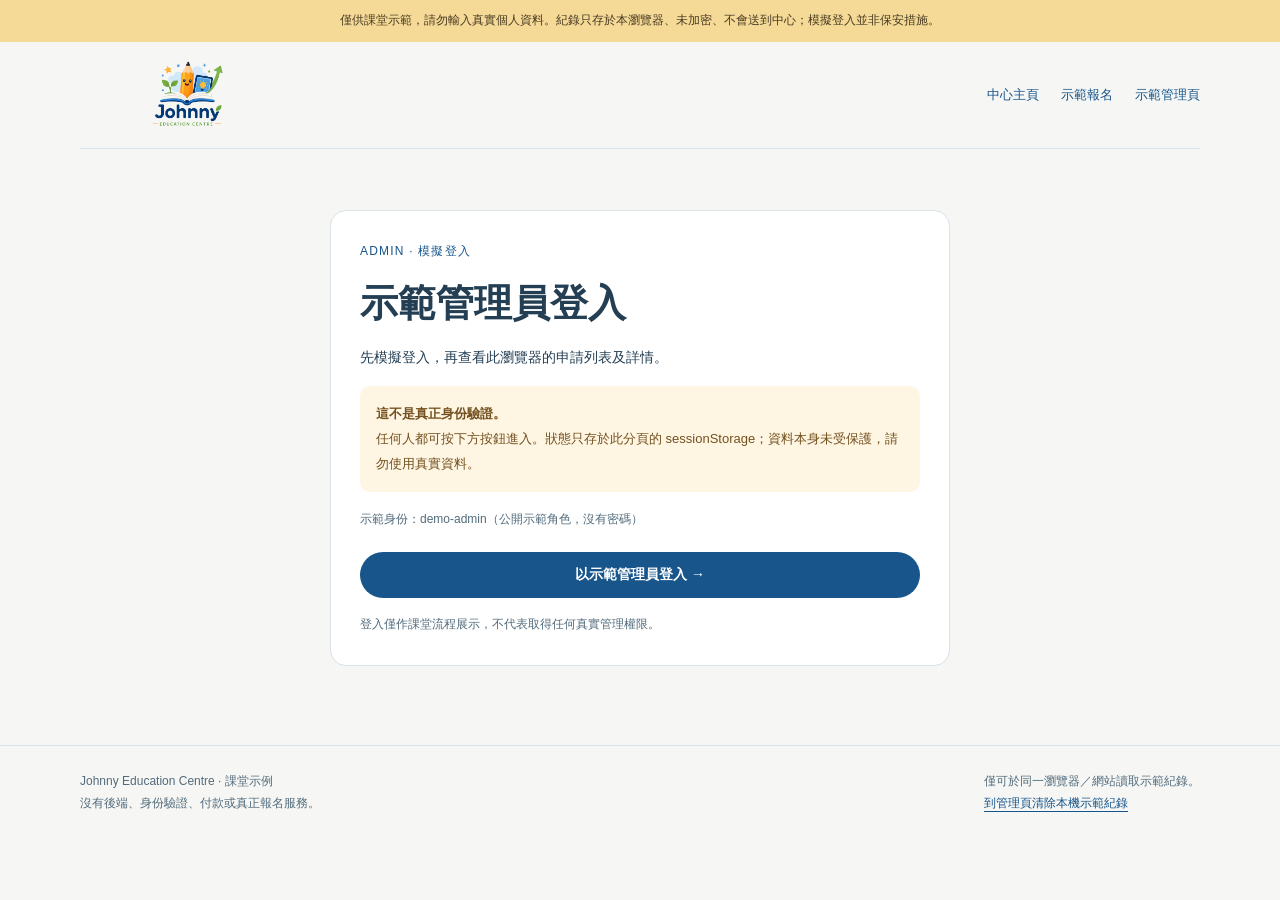
<file: admin.html>
<!DOCTYPE html><html lang="zh-Hant"><head><meta charset="utf-8"><meta name="viewport" content="width=device-width,initial-scale=1"><meta name="robots" content="noindex,nofollow"><title>示範管理頁｜Johnny Education Centre</title><link rel="stylesheet" href="enrolment-style.css"></head><body data-page="admin"><a class="skip" href="#main">跳至主要內容</a><div class="demo-banner" role="note">僅供課堂示範，請勿輸入真實個人資料。紀錄只存於本瀏覽器、未加密、不會送到中心；模擬登入並非保安措施。</div><header class="wrap"><a href="education.html" aria-label="返回教育中心主頁"><img class="logo" src="education-assets/logo.webp" alt="Johnny Education Centre 尊尼教育中心" width="214" height="74"></a><nav aria-label="主要導覽"><a href="education.html">中心主頁</a><a href="enrolment.html">示範報名</a><a href="admin.html">示範管理頁</a></nav></header><noscript>此示範需要 JavaScript 才能驗證表格、儲存本機資料及操作模擬登入。尚未送出或儲存任何申請。</noscript><main class="wrap" id="main"><section class="panel gate" id="loginGate" aria-labelledby="loginTitle"><p class="symbol">ADMIN · 模擬登入</p><h1 id="loginTitle" tabindex="-1">示範管理員登入</h1><p>先模擬登入，再查看此瀏覽器的申請列表及詳情。</p><p class="hint"><strong>這不是真正身份驗證。</strong><br>任何人都可按下方按鈕進入。狀態只存於此分頁的 sessionStorage；資料本身未受保護，請勿使用真實資料。</p><p class="small">示範身份：demo-admin（公開示範角色，沒有密碼）</p><button class="btn" type="button" id="demoLogin">以示範管理員登入 →</button><p id="loginError" class="save-error" role="alert"></p><p class="help">登入僅作課堂流程展示，不代表取得任何真實管理權限。</p></section><section id="adminArea" hidden><div class="admin-top"><div><p class="eyebrow">DEMO ADMIN · 同一瀏覽器本機資料</p><h1>示範申請管理</h1><p>目前身份：demo-admin · 僅前端模擬登入</p></div><div class="actions"><a class="btn secondary" href="enrolment.html">新增示範申請</a><button class="btn secondary" type="button" id="demoLogout">登出</button></div></div><div class="panel"><div class="toolbar"><h2>所有本機示範申請</h2><button class="btn danger" type="button" id="clearRecords">清除所有示範紀錄</button></div><div class="filters"><div><label for="search">搜尋姓名或申請編號</label><input type="search" id="search" placeholder="搜尋示範家長／小朋友／編號" autocomplete="off"></div><div><label for="courseFilter">篩選課程</label><select id="courseFilter"><option value="">全部課程</option></select></div></div><p class="stats" id="listCount" role="status"></p><p class="save-error" id="listError" role="alert"></p><div class="table-scroll" id="tableWrap"><table><caption class="small" style="text-align:left;padding-bottom:12px">示範申請列表；完整資料請按「查看詳情」。</caption><thead><tr><th scope="col">小朋友／家長</th><th scope="col">課程</th><th scope="col">年級</th><th scope="col">本機儲存時間</th><th scope="col">操作</th></tr></thead><tbody id="applicationRows"></tbody></table></div><div class="empty" id="emptyList" hidden><h2 id="emptyTitle">暫時沒有示範申請</h2><p id="emptyDescription">先到報名頁填入虛構示例，再回來查看。</p><a href="enrolment.html">前往示範報名 →</a></div></div></section><dialog id="clearDialog" aria-labelledby="clearTitle"><h2 id="clearTitle">清除所有本機示範紀錄？</h2><p>只會刪除這個瀏覽器的報名示範紀錄，不會影響 Todo 或其他作品。刪除後不能復原。</p><div class="actions"><button class="btn secondary" id="cancelClear">取消</button><button class="btn danger" id="confirmClear">確認清除</button></div></dialog></main><footer><div class="wrap"><span>Johnny Education Centre · 課堂示例<br>沒有後端、身份驗證、付款或真正報名服務。</span><span>僅可於同一瀏覽器／網站讀取示範紀錄。<br><a href="admin.html">到管理頁清除本機示範紀錄</a></span></div></footer><script src="enrolment-data.js"></script><script src="enrolment-ui.js"></script></body></html>
</file>
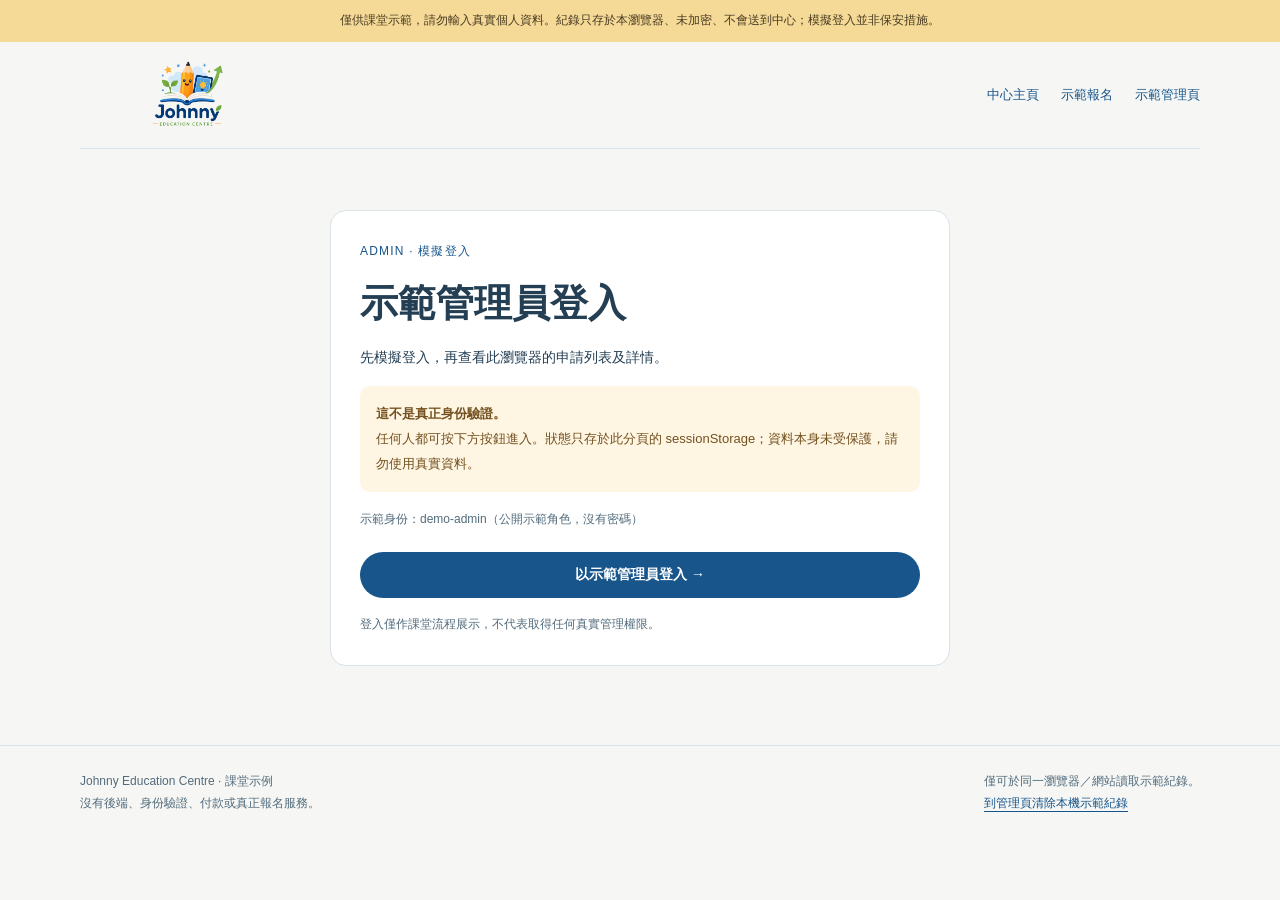
<file: application.html>
<!DOCTYPE html><html lang="zh-Hant"><head><meta charset="utf-8"><meta name="viewport" content="width=device-width,initial-scale=1"><meta name="robots" content="noindex,nofollow"><title>示範申請詳情｜Johnny Education Centre</title><link rel="stylesheet" href="enrolment-style.css"></head><body data-page="detail"><a class="skip" href="#main">跳至主要內容</a><div class="demo-banner" role="note">僅供課堂示範，請勿輸入真實個人資料。紀錄只存於本瀏覽器、未加密、不會送到中心；模擬登入並非保安措施。</div><header class="wrap"><a href="education.html" aria-label="返回教育中心主頁"><img class="logo" src="education-assets/logo.webp" alt="Johnny Education Centre 尊尼教育中心" width="214" height="74"></a><nav aria-label="主要導覽"><a href="education.html">中心主頁</a><a href="enrolment.html">示範報名</a><a href="admin.html">示範管理頁</a></nav></header><noscript>此示範需要 JavaScript 才能驗證表格、儲存本機資料及操作模擬登入。尚未送出或儲存任何申請。</noscript><main class="wrap" id="main"><section class="panel gate" id="loginGate" aria-labelledby="loginTitle"><p class="symbol">ADMIN · 模擬登入</p><h1 id="loginTitle" tabindex="-1">示範管理員登入</h1><p>先模擬登入，再查看此瀏覽器的申請列表及詳情。</p><p class="hint"><strong>這不是真正身份驗證。</strong><br>任何人都可按下方按鈕進入。狀態只存於此分頁的 sessionStorage；資料本身未受保護，請勿使用真實資料。</p><p class="small">示範身份：demo-admin（公開示範角色，沒有密碼）</p><button class="btn" type="button" id="demoLogin">以示範管理員登入 →</button><p id="loginError" class="save-error" role="alert"></p><p class="help">登入僅作課堂流程展示，不代表取得任何真實管理權限。</p></section><section id="detailArea" hidden><div class="admin-top"><div><p class="eyebrow">DEMO ADMIN · 同一瀏覽器本機資料</p><h1>申請詳情</h1><p>目前身份：demo-admin · 僅前端模擬登入</p></div><div class="actions"><a class="btn secondary" href="enrolment.html">新增示範申請</a><button class="btn secondary" type="button" id="demoLogout">登出</button></div></div><a href="admin.html" style="display:inline-block;margin-bottom:20px">← 返回申請列表</a><section class="panel" id="detailPanel"><span class="badge">本機示範紀錄 · 非正式報名</span><h2 style="margin-top:18px">申請資料</h2><dl class="detail-list" id="detailList"></dl></section><section class="empty" id="missingRecord" hidden><h2>找不到這份示範申請</h2><p>紀錄可能已清除、連結不正確，或你正在使用另一個瀏覽器／裝置。</p><a href="admin.html">返回本機申請列表</a></section><p class="save-error" id="detailError" role="alert"></p></section></main><footer><div class="wrap"><span>Johnny Education Centre · 課堂示例<br>沒有後端、身份驗證、付款或真正報名服務。</span><span>僅可於同一瀏覽器／網站讀取示範紀錄。<br><a href="admin.html">到管理頁清除本機示範紀錄</a></span></div></footer><script src="enrolment-data.js"></script><script src="enrolment-ui.js"></script></body></html>
</file>
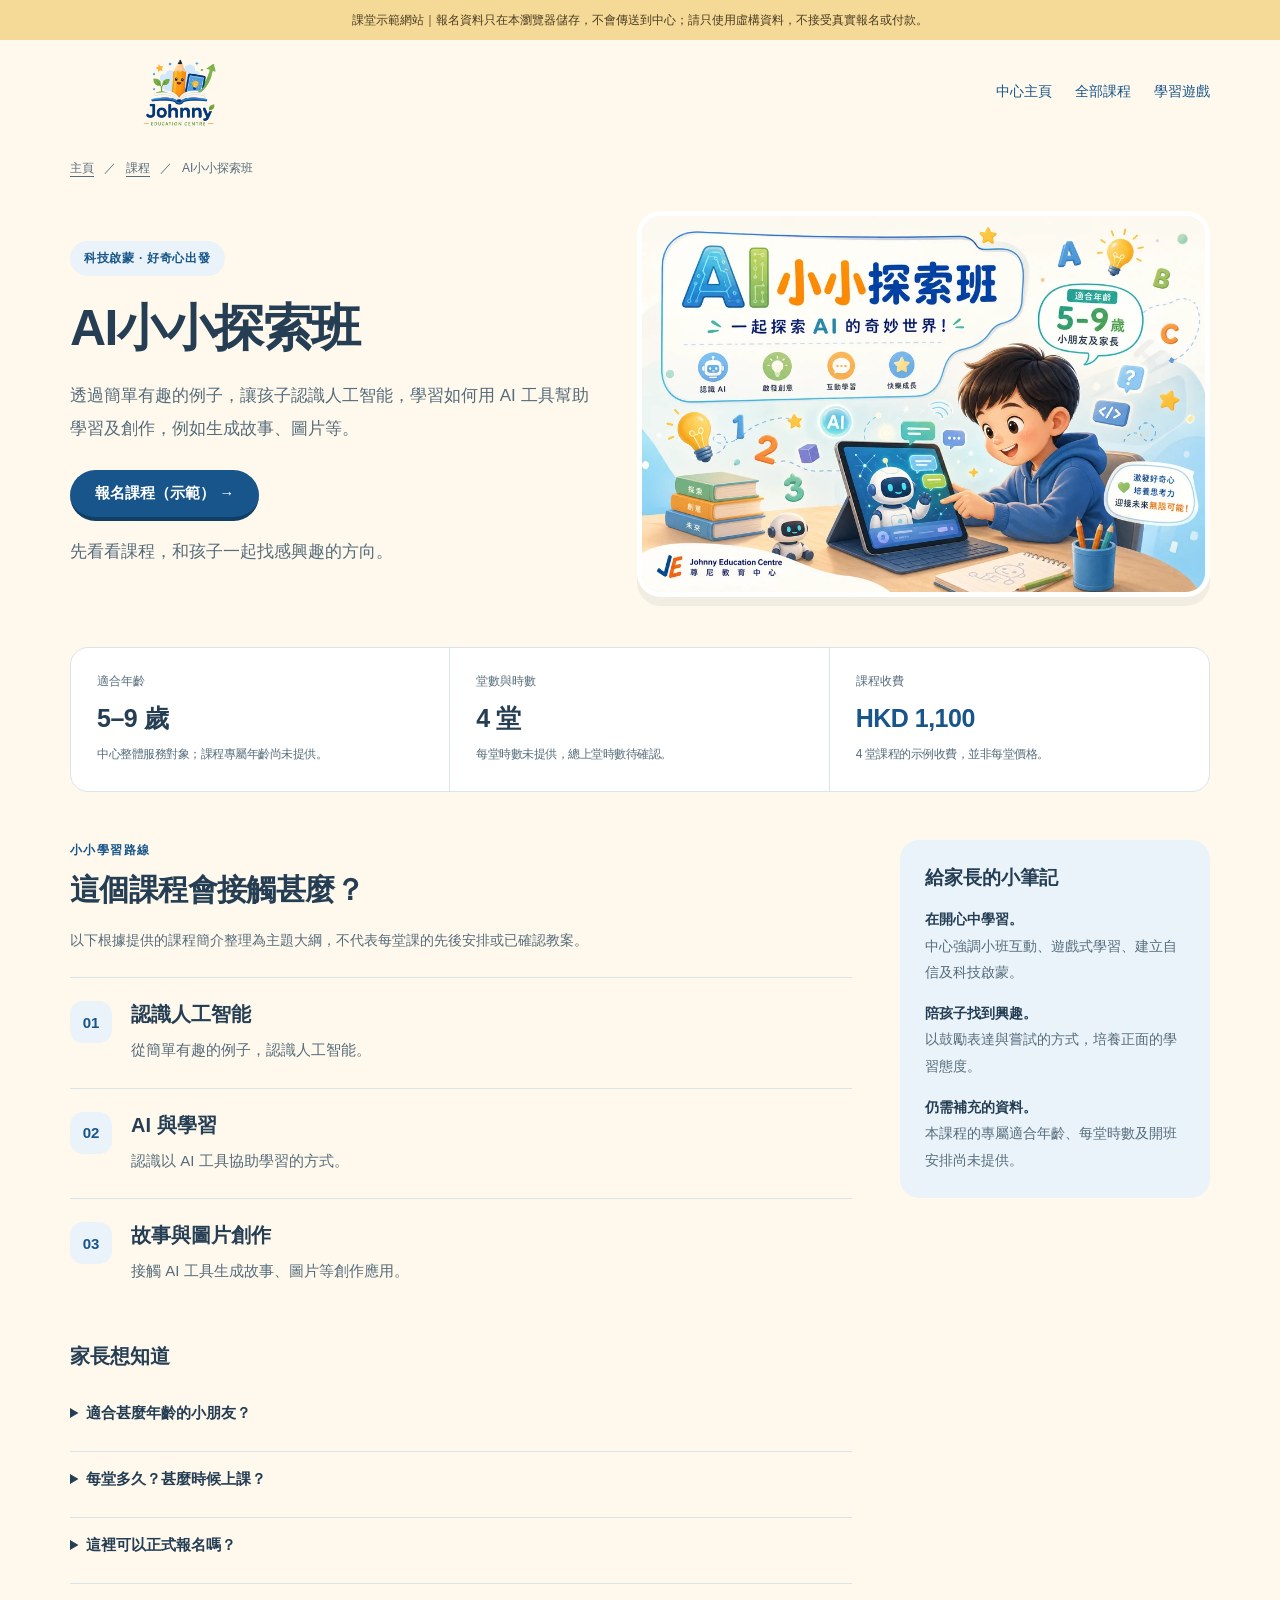
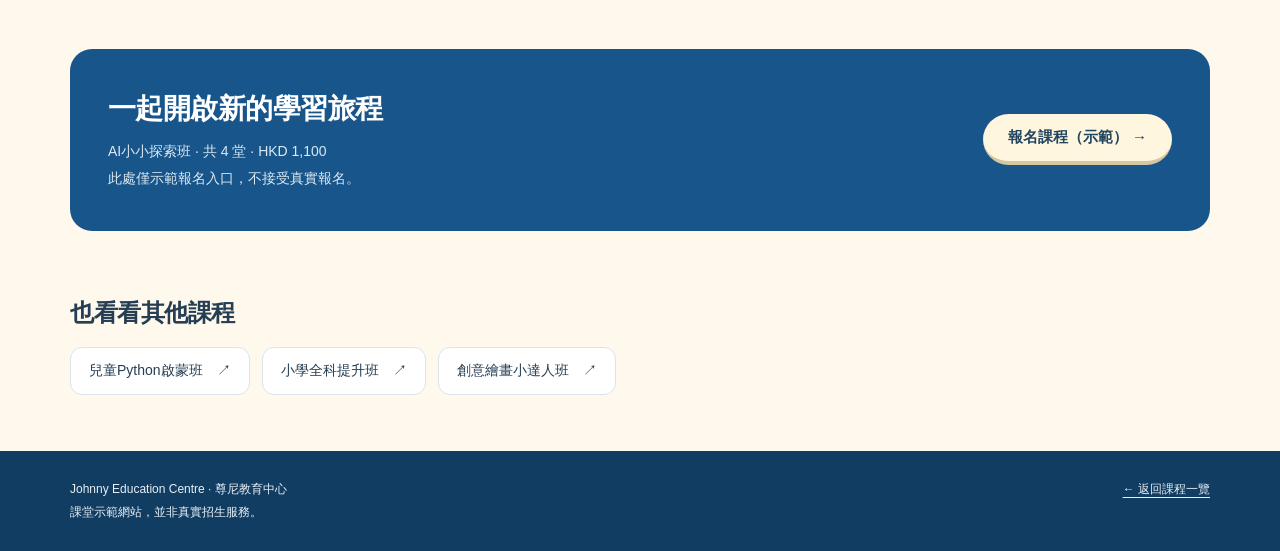
<file: course-ai.html>
<!DOCTYPE html>

<html lang="zh-Hant"><head><meta charset="utf-8"/><meta content="width=device-width,initial-scale=1" name="viewport"/><meta content="noindex,nofollow" name="robots"/><meta content="#fff9ed" name="theme-color"/><title>AI小小探索班｜Johnny Education Centre</title><link href="course-style.css" rel="stylesheet"/><style>:root{--tint:#eaf3fa;--accent-ink:#17558b}</style></head>
<body><a class="skip" href="#main">跳至課程內容</a><div class="demo" role="note">課堂示範網站｜報名資料只在本瀏覽器儲存，不會傳送到中心；請只使用虛構資料，不接受真實報名或付款。</div>
<header class="wrap top"><a aria-label="Johnny Education Centre 主頁" href="education.html"><img alt="Johnny Education Centre 尊尼教育中心" class="logo" height="76" src="education-assets/logo.webp" width="218"/></a><nav aria-label="主要導覽" class="nav"><a href="education.html">中心主頁</a><a href="education.html#courses">全部課程</a><a href="kids-game.html">學習遊戲</a></nav></header>
<main class="wrap" id="main"><nav aria-label="麵包屑導覽" class="crumb"><a href="education.html">主頁</a><span aria-hidden="true">／</span><a href="education.html#courses">課程</a><span aria-hidden="true">／</span><span aria-current="page">AI小小探索班</span></nav>
<section aria-labelledby="courseTitle" class="hero"><div><span class="badge">科技啟蒙 · 好奇心出發</span><h1 id="courseTitle">AI小小探索班</h1><p>透過簡單有趣的例子，讓孩子認識人工智能，學習如何用 AI 工具幫助學習及創作，例如生成故事、圖片等。</p><a class="btn" href="enrolment.html?course=ai">報名課程（示範） →</a><p class="hero-note">先看看課程，和孩子一起找感興趣的方向。</p></div><div class="hero-art"><img alt="AI小小探索班課程插畫" fetchpriority="high" height="600" src="education-assets/ai.webp" width="900"/></div></section>
<dl aria-label="課程資料" class="quickfacts"><div class="fact"><dt>適合年齡</dt><dd>5–9 歲<small>中心整體服務對象；課程專屬年齡尚未提供。</small></dd></div><div class="fact"><dt>堂數與時數</dt><dd>4 堂<small>每堂時數未提供，總上堂時數待確認。</small></dd></div><div class="fact"><dt>課程收費</dt><dd class="price">HKD 1,100<small>4 堂課程的示例收費，並非每堂價格。</small></dd></div></dl>
<div class="content"><section aria-labelledby="outlineTitle"><span class="section-label">小小學習路線</span><h2 id="outlineTitle">這個課程會接觸甚麼？</h2><p class="outline-note">以下根據提供的課程簡介整理為主題大綱，不代表每堂課的先後安排或已確認教案。</p><ol class="outline"><li><div><h3>認識人工智能</h3><p>從簡單有趣的例子，認識人工智能。</p></div></li><li><div><h3>AI 與學習</h3><p>認識以 AI 工具協助學習的方式。</p></div></li><li><div><h3>故事與圖片創作</h3><p>接觸 AI 工具生成故事、圖片等創作應用。</p></div></li></ol><div class="questions"><h3>家長想知道</h3><details><summary>適合甚麼年齡的小朋友？</summary><p>中心整體服務對象為 5–9 歲小學生。來源未另外列出本課程的指定年齡、年級或入學條件，需再確認。</p></details><details><summary>每堂多久？甚麼時候上課？</summary><p>目前資料列明共 4 堂，未提供每堂時數、總時數、日期或上課時間，暫不填寫未確認安排。</p></details><details><summary>這裡可以正式報名嗎？</summary><p>不可以。本網站是課堂示例；報名按鈕會開啟示範表格，資料只儲存於目前瀏覽器，不會傳到中心，也不會建立真實報名、預約或付款。</p></details></div></section>
<aside aria-labelledby="parentTitle" class="sidebar"><h3 id="parentTitle">給家長的小筆記</h3><p><strong>在開心中學習。</strong><br/>中心強調小班互動、遊戲式學習、建立自信及科技啟蒙。</p><p><strong>陪孩子找到興趣。</strong><br/>以鼓勵表達與嘗試的方式，培養正面的學習態度。</p><p><strong>仍需補充的資料。</strong><br/>本課程的專屬適合年齡、每堂時數及開班安排尚未提供。</p></aside></div>
<section aria-labelledby="applyTitle" class="apply-section"><div><h2 id="applyTitle">一起開啟新的學習旅程</h2><p>AI小小探索班 · 共 4 堂 · HKD 1,100<br/>此處僅示範報名入口，不接受真實報名。</p></div><a class="btn" href="enrolment.html?course=ai">報名課程（示範） →</a></section>
<section aria-labelledby="otherTitle" class="other-section"><h2 id="otherTitle">也看看其他課程</h2><nav aria-label="其他課程" class="other-links"><a href="course-python.html">兒童Python啟蒙班　↗</a><a href="course-primary.html">小學全科提升班　↗</a><a href="course-art.html">創意繪畫小達人班　↗</a></nav></section></main>
<footer><div class="wrap"><span>Johnny Education Centre · 尊尼教育中心<br/>課堂示範網站，並非真實招生服務。</span><a href="education.html#courses">← 返回課程一覽</a></div></footer>
<div class="mobile-bar"><span>HKD 1,100<small>共 4 堂 · 課堂示例</small></span><a class="btn" href="enrolment.html?course=ai">報名課程（示範） →</a></div>

</body></html>
</file>
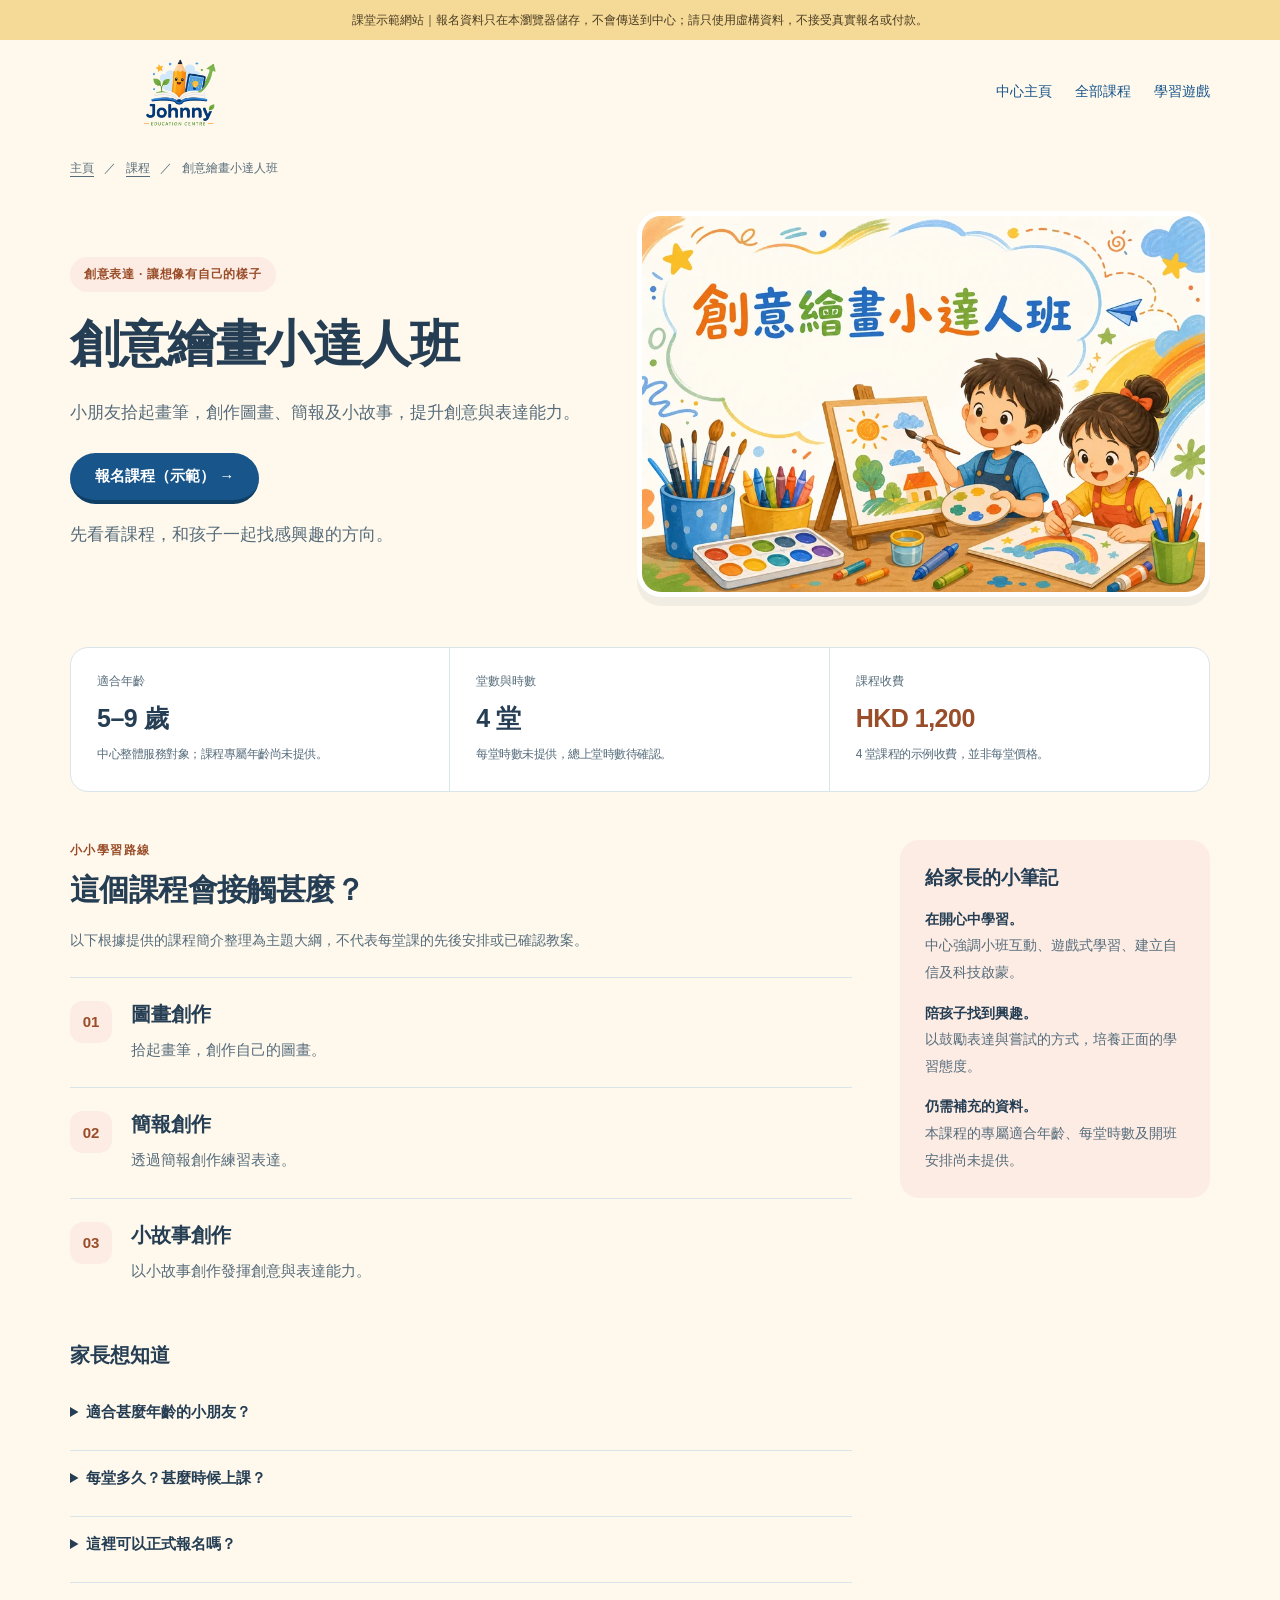
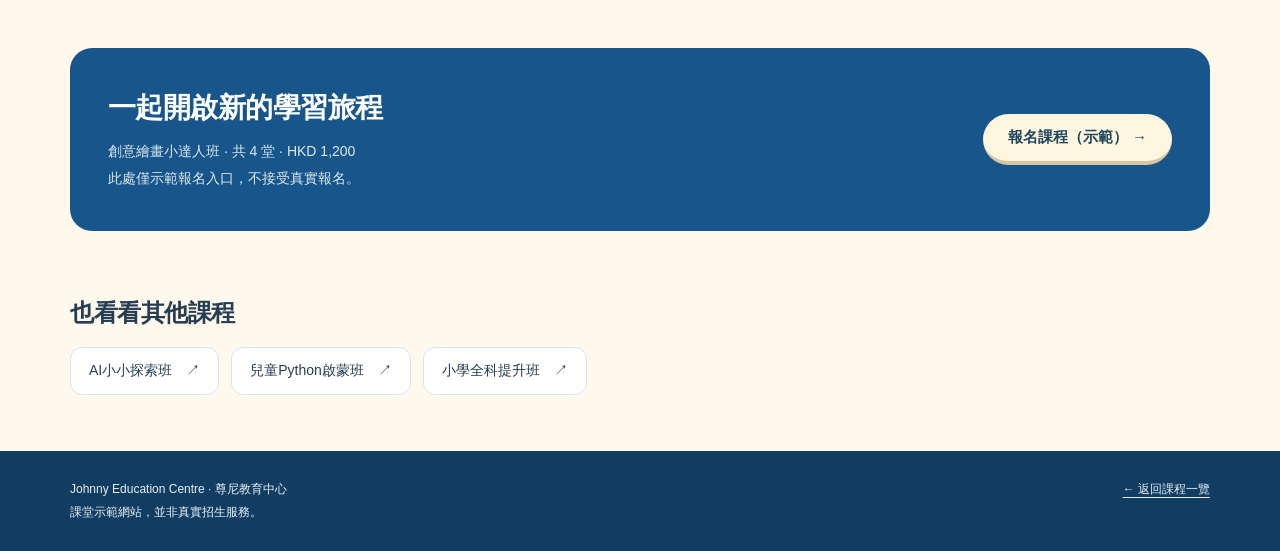
<file: course-art.html>
<!DOCTYPE html>

<html lang="zh-Hant"><head><meta charset="utf-8"/><meta content="width=device-width,initial-scale=1" name="viewport"/><meta content="noindex,nofollow" name="robots"/><meta content="#fff9ed" name="theme-color"/><title>創意繪畫小達人班｜Johnny Education Centre</title><link href="course-style.css" rel="stylesheet"/><style>:root{--tint:#fcece4;--accent-ink:#994d28}</style></head>
<body><a class="skip" href="#main">跳至課程內容</a><div class="demo" role="note">課堂示範網站｜報名資料只在本瀏覽器儲存，不會傳送到中心；請只使用虛構資料，不接受真實報名或付款。</div>
<header class="wrap top"><a aria-label="Johnny Education Centre 主頁" href="education.html"><img alt="Johnny Education Centre 尊尼教育中心" class="logo" height="76" src="education-assets/logo.webp" width="218"/></a><nav aria-label="主要導覽" class="nav"><a href="education.html">中心主頁</a><a href="education.html#courses">全部課程</a><a href="kids-game.html">學習遊戲</a></nav></header>
<main class="wrap" id="main"><nav aria-label="麵包屑導覽" class="crumb"><a href="education.html">主頁</a><span aria-hidden="true">／</span><a href="education.html#courses">課程</a><span aria-hidden="true">／</span><span aria-current="page">創意繪畫小達人班</span></nav>
<section aria-labelledby="courseTitle" class="hero"><div><span class="badge">創意表達 · 讓想像有自己的樣子</span><h1 id="courseTitle">創意繪畫小達人班</h1><p>小朋友拾起畫筆，創作圖畫、簡報及小故事，提升創意與表達能力。</p><a class="btn" href="enrolment.html?course=art">報名課程（示範） →</a><p class="hero-note">先看看課程，和孩子一起找感興趣的方向。</p></div><div class="hero-art"><img alt="創意繪畫小達人班課程插畫" fetchpriority="high" height="600" src="education-assets/art.webp" width="900"/></div></section>
<dl aria-label="課程資料" class="quickfacts"><div class="fact"><dt>適合年齡</dt><dd>5–9 歲<small>中心整體服務對象；課程專屬年齡尚未提供。</small></dd></div><div class="fact"><dt>堂數與時數</dt><dd>4 堂<small>每堂時數未提供，總上堂時數待確認。</small></dd></div><div class="fact"><dt>課程收費</dt><dd class="price">HKD 1,200<small>4 堂課程的示例收費，並非每堂價格。</small></dd></div></dl>
<div class="content"><section aria-labelledby="outlineTitle"><span class="section-label">小小學習路線</span><h2 id="outlineTitle">這個課程會接觸甚麼？</h2><p class="outline-note">以下根據提供的課程簡介整理為主題大綱，不代表每堂課的先後安排或已確認教案。</p><ol class="outline"><li><div><h3>圖畫創作</h3><p>拾起畫筆，創作自己的圖畫。</p></div></li><li><div><h3>簡報創作</h3><p>透過簡報創作練習表達。</p></div></li><li><div><h3>小故事創作</h3><p>以小故事創作發揮創意與表達能力。</p></div></li></ol><div class="questions"><h3>家長想知道</h3><details><summary>適合甚麼年齡的小朋友？</summary><p>中心整體服務對象為 5–9 歲小學生。來源未另外列出本課程的指定年齡、年級或入學條件，需再確認。</p></details><details><summary>每堂多久？甚麼時候上課？</summary><p>目前資料列明共 4 堂，未提供每堂時數、總時數、日期或上課時間，暫不填寫未確認安排。</p></details><details><summary>這裡可以正式報名嗎？</summary><p>不可以。本網站是課堂示例；報名按鈕會開啟示範表格，資料只儲存於目前瀏覽器，不會傳到中心，也不會建立真實報名、預約或付款。</p></details></div></section>
<aside aria-labelledby="parentTitle" class="sidebar"><h3 id="parentTitle">給家長的小筆記</h3><p><strong>在開心中學習。</strong><br/>中心強調小班互動、遊戲式學習、建立自信及科技啟蒙。</p><p><strong>陪孩子找到興趣。</strong><br/>以鼓勵表達與嘗試的方式，培養正面的學習態度。</p><p><strong>仍需補充的資料。</strong><br/>本課程的專屬適合年齡、每堂時數及開班安排尚未提供。</p></aside></div>
<section aria-labelledby="applyTitle" class="apply-section"><div><h2 id="applyTitle">一起開啟新的學習旅程</h2><p>創意繪畫小達人班 · 共 4 堂 · HKD 1,200<br/>此處僅示範報名入口，不接受真實報名。</p></div><a class="btn" href="enrolment.html?course=art">報名課程（示範） →</a></section>
<section aria-labelledby="otherTitle" class="other-section"><h2 id="otherTitle">也看看其他課程</h2><nav aria-label="其他課程" class="other-links"><a href="course-ai.html">AI小小探索班　↗</a><a href="course-python.html">兒童Python啟蒙班　↗</a><a href="course-primary.html">小學全科提升班　↗</a></nav></section></main>
<footer><div class="wrap"><span>Johnny Education Centre · 尊尼教育中心<br/>課堂示範網站，並非真實招生服務。</span><a href="education.html#courses">← 返回課程一覽</a></div></footer>
<div class="mobile-bar"><span>HKD 1,200<small>共 4 堂 · 課堂示例</small></span><a class="btn" href="enrolment.html?course=art">報名課程（示範） →</a></div>

</body></html>
</file>
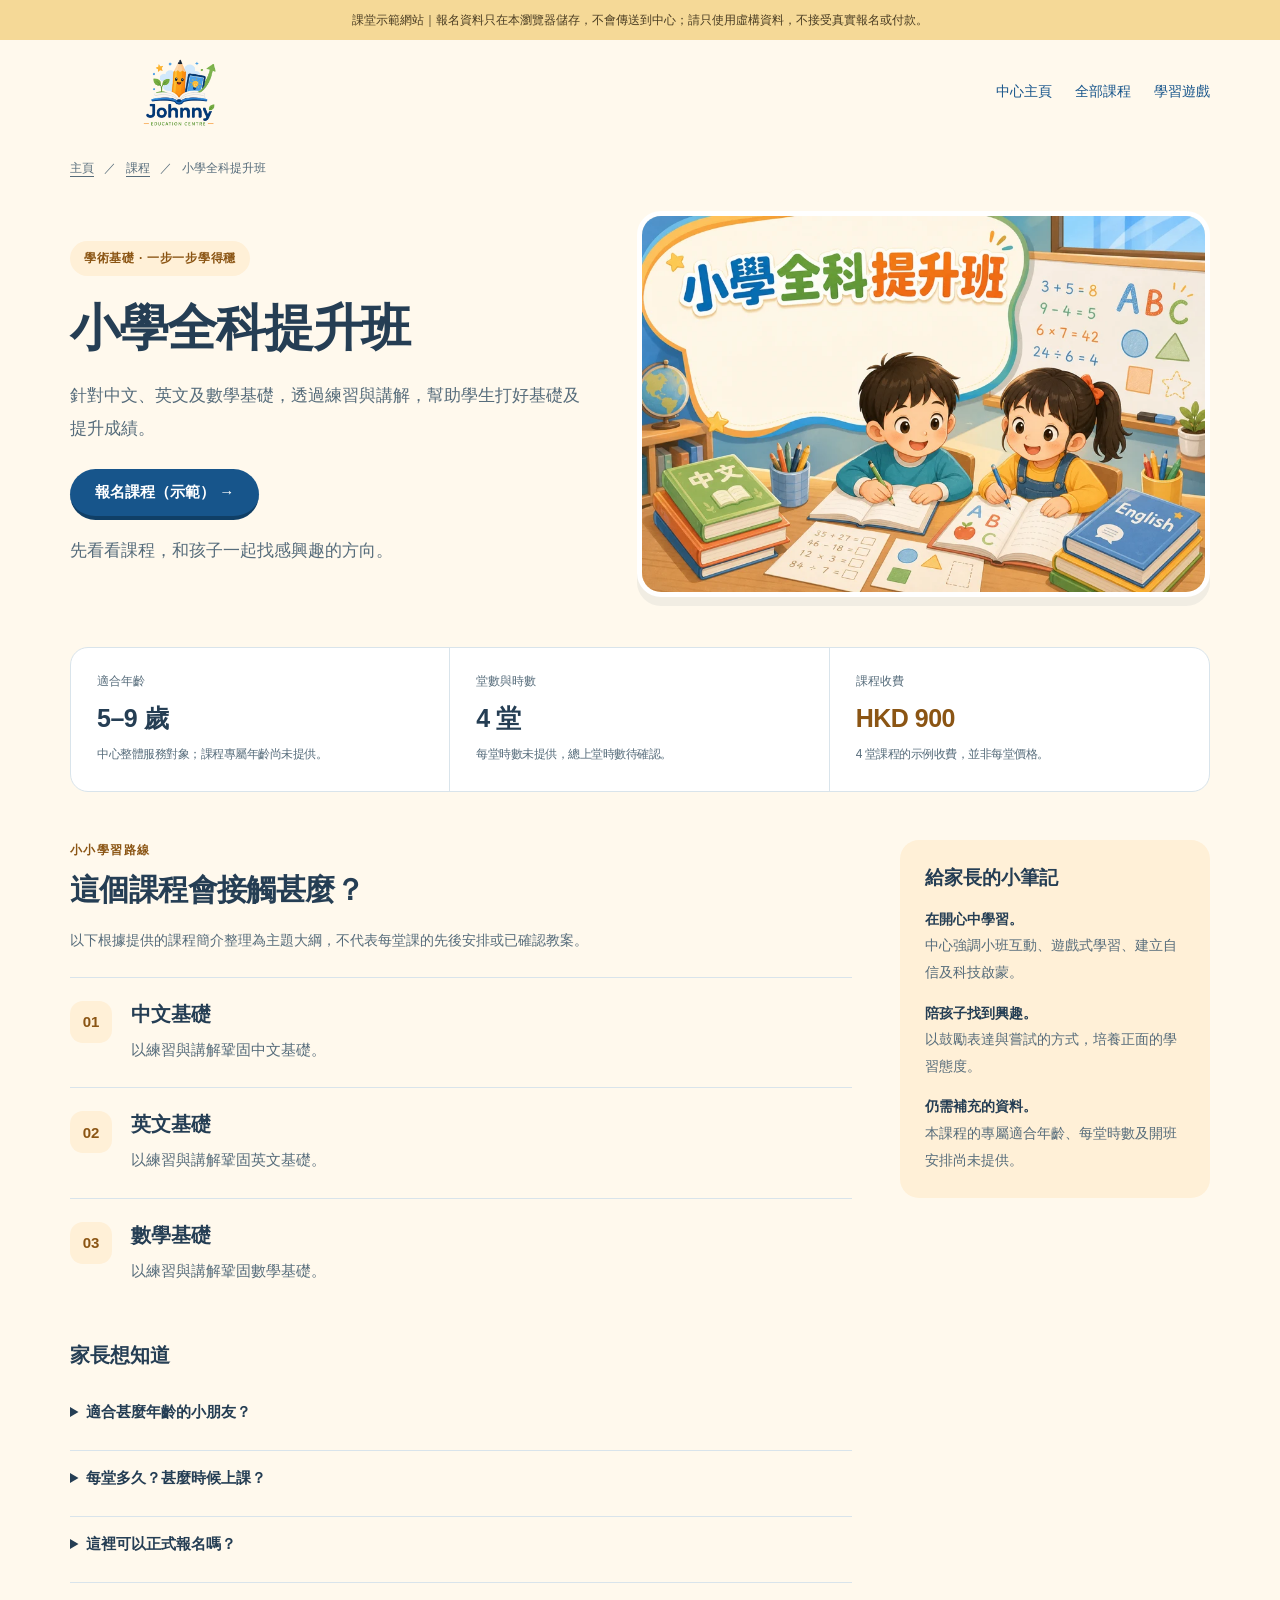
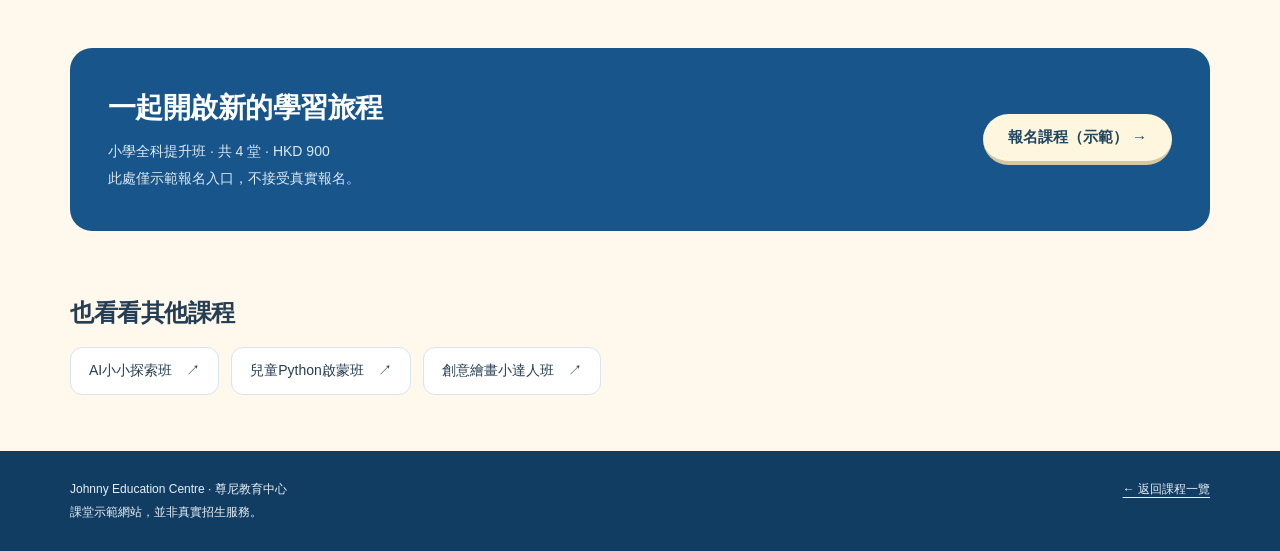
<file: course-primary.html>
<!DOCTYPE html>

<html lang="zh-Hant"><head><meta charset="utf-8"/><meta content="width=device-width,initial-scale=1" name="viewport"/><meta content="noindex,nofollow" name="robots"/><meta content="#fff9ed" name="theme-color"/><title>小學全科提升班｜Johnny Education Centre</title><link href="course-style.css" rel="stylesheet"/><style>:root{--tint:#fff0d7;--accent-ink:#8b5514}</style></head>
<body><a class="skip" href="#main">跳至課程內容</a><div class="demo" role="note">課堂示範網站｜報名資料只在本瀏覽器儲存，不會傳送到中心；請只使用虛構資料，不接受真實報名或付款。</div>
<header class="wrap top"><a aria-label="Johnny Education Centre 主頁" href="education.html"><img alt="Johnny Education Centre 尊尼教育中心" class="logo" height="76" src="education-assets/logo.webp" width="218"/></a><nav aria-label="主要導覽" class="nav"><a href="education.html">中心主頁</a><a href="education.html#courses">全部課程</a><a href="kids-game.html">學習遊戲</a></nav></header>
<main class="wrap" id="main"><nav aria-label="麵包屑導覽" class="crumb"><a href="education.html">主頁</a><span aria-hidden="true">／</span><a href="education.html#courses">課程</a><span aria-hidden="true">／</span><span aria-current="page">小學全科提升班</span></nav>
<section aria-labelledby="courseTitle" class="hero"><div><span class="badge">學術基礎 · 一步一步學得穩</span><h1 id="courseTitle">小學全科提升班</h1><p>針對中文、英文及數學基礎，透過練習與講解，幫助學生打好基礎及提升成績。</p><a class="btn" href="enrolment.html?course=primary">報名課程（示範） →</a><p class="hero-note">先看看課程，和孩子一起找感興趣的方向。</p></div><div class="hero-art"><img alt="小學全科提升班課程插畫" fetchpriority="high" height="600" src="education-assets/primary.webp" width="900"/></div></section>
<dl aria-label="課程資料" class="quickfacts"><div class="fact"><dt>適合年齡</dt><dd>5–9 歲<small>中心整體服務對象；課程專屬年齡尚未提供。</small></dd></div><div class="fact"><dt>堂數與時數</dt><dd>4 堂<small>每堂時數未提供，總上堂時數待確認。</small></dd></div><div class="fact"><dt>課程收費</dt><dd class="price">HKD 900<small>4 堂課程的示例收費，並非每堂價格。</small></dd></div></dl>
<div class="content"><section aria-labelledby="outlineTitle"><span class="section-label">小小學習路線</span><h2 id="outlineTitle">這個課程會接觸甚麼？</h2><p class="outline-note">以下根據提供的課程簡介整理為主題大綱，不代表每堂課的先後安排或已確認教案。</p><ol class="outline"><li><div><h3>中文基礎</h3><p>以練習與講解鞏固中文基礎。</p></div></li><li><div><h3>英文基礎</h3><p>以練習與講解鞏固英文基礎。</p></div></li><li><div><h3>數學基礎</h3><p>以練習與講解鞏固數學基礎。</p></div></li></ol><div class="questions"><h3>家長想知道</h3><details><summary>適合甚麼年齡的小朋友？</summary><p>中心整體服務對象為 5–9 歲小學生。來源未另外列出本課程的指定年齡、年級或入學條件，需再確認。</p></details><details><summary>每堂多久？甚麼時候上課？</summary><p>目前資料列明共 4 堂，未提供每堂時數、總時數、日期或上課時間，暫不填寫未確認安排。</p></details><details><summary>這裡可以正式報名嗎？</summary><p>不可以。本網站是課堂示例；報名按鈕會開啟示範表格，資料只儲存於目前瀏覽器，不會傳到中心，也不會建立真實報名、預約或付款。</p></details></div></section>
<aside aria-labelledby="parentTitle" class="sidebar"><h3 id="parentTitle">給家長的小筆記</h3><p><strong>在開心中學習。</strong><br/>中心強調小班互動、遊戲式學習、建立自信及科技啟蒙。</p><p><strong>陪孩子找到興趣。</strong><br/>以鼓勵表達與嘗試的方式，培養正面的學習態度。</p><p><strong>仍需補充的資料。</strong><br/>本課程的專屬適合年齡、每堂時數及開班安排尚未提供。</p></aside></div>
<section aria-labelledby="applyTitle" class="apply-section"><div><h2 id="applyTitle">一起開啟新的學習旅程</h2><p>小學全科提升班 · 共 4 堂 · HKD 900<br/>此處僅示範報名入口，不接受真實報名。</p></div><a class="btn" href="enrolment.html?course=primary">報名課程（示範） →</a></section>
<section aria-labelledby="otherTitle" class="other-section"><h2 id="otherTitle">也看看其他課程</h2><nav aria-label="其他課程" class="other-links"><a href="course-ai.html">AI小小探索班　↗</a><a href="course-python.html">兒童Python啟蒙班　↗</a><a href="course-art.html">創意繪畫小達人班　↗</a></nav></section></main>
<footer><div class="wrap"><span>Johnny Education Centre · 尊尼教育中心<br/>課堂示範網站，並非真實招生服務。</span><a href="education.html#courses">← 返回課程一覽</a></div></footer>
<div class="mobile-bar"><span>HKD 900<small>共 4 堂 · 課堂示例</small></span><a class="btn" href="enrolment.html?course=primary">報名課程（示範） →</a></div>

</body></html>
</file>
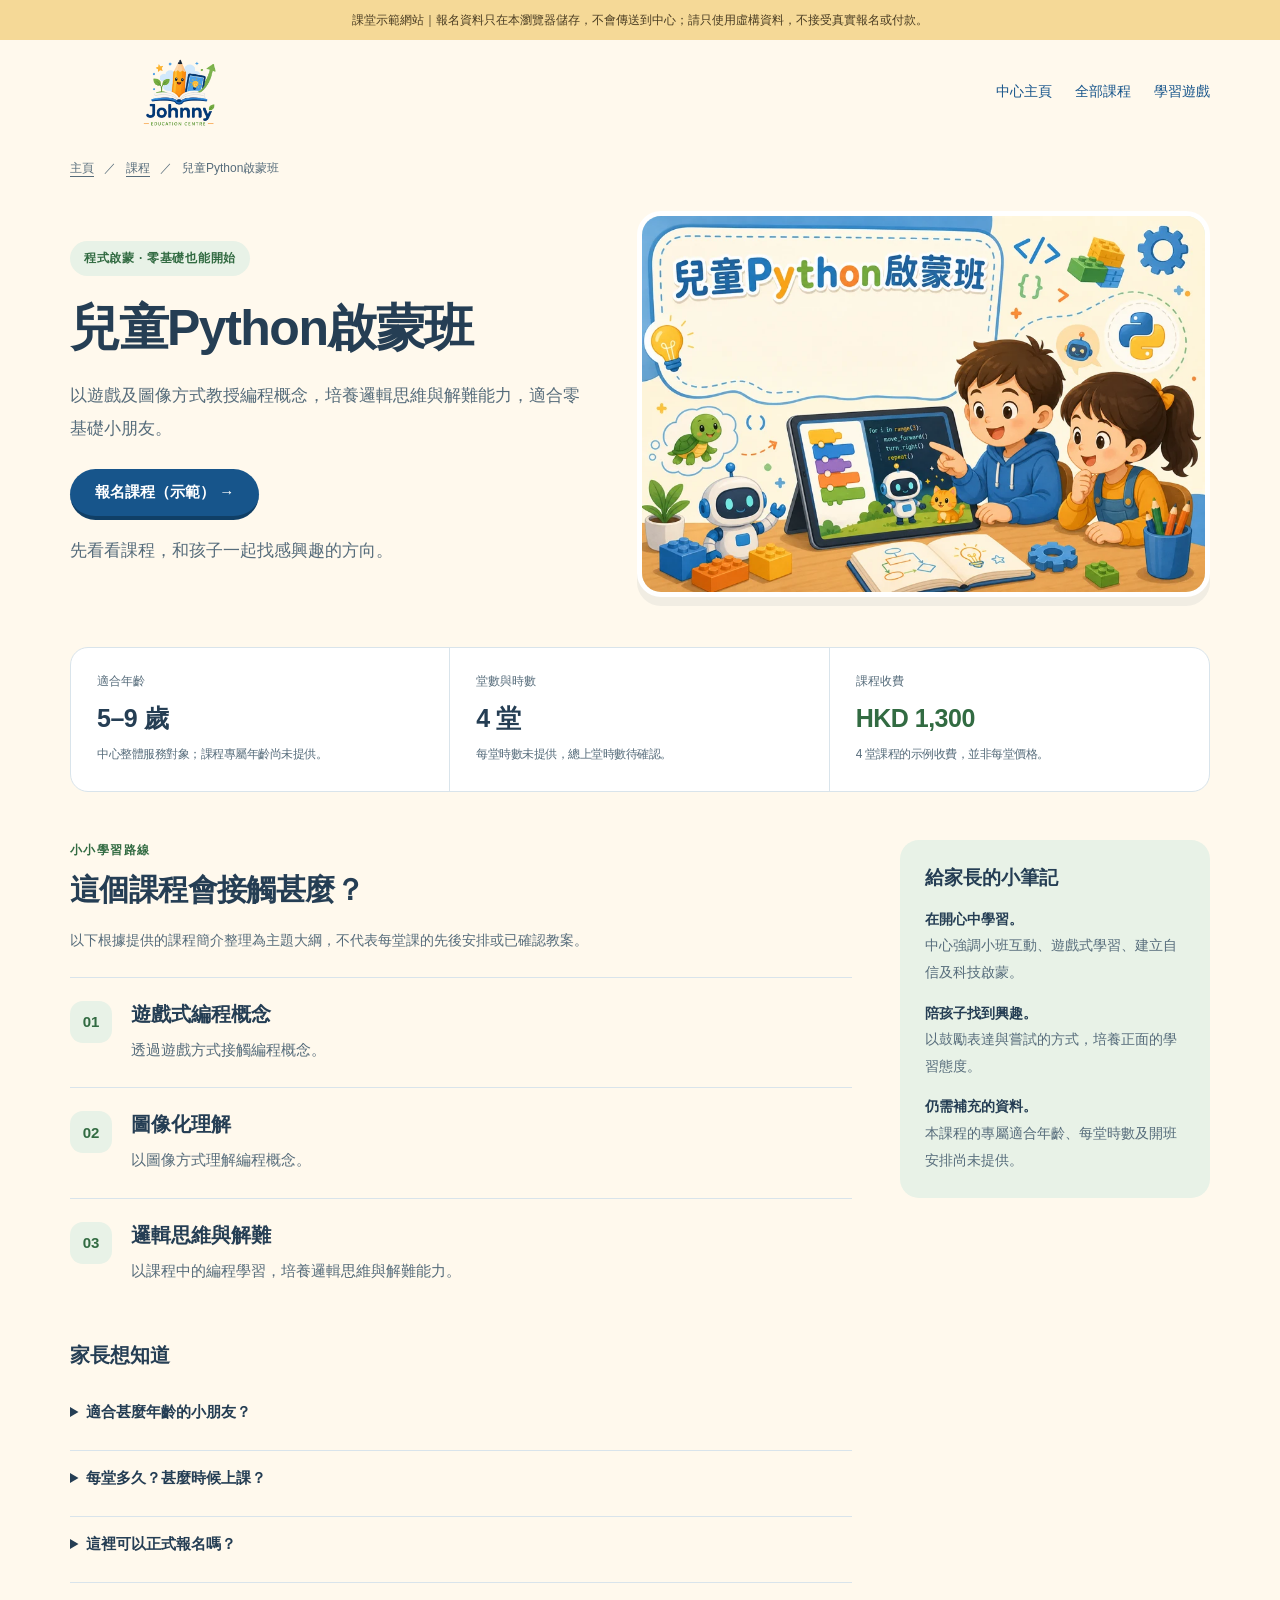
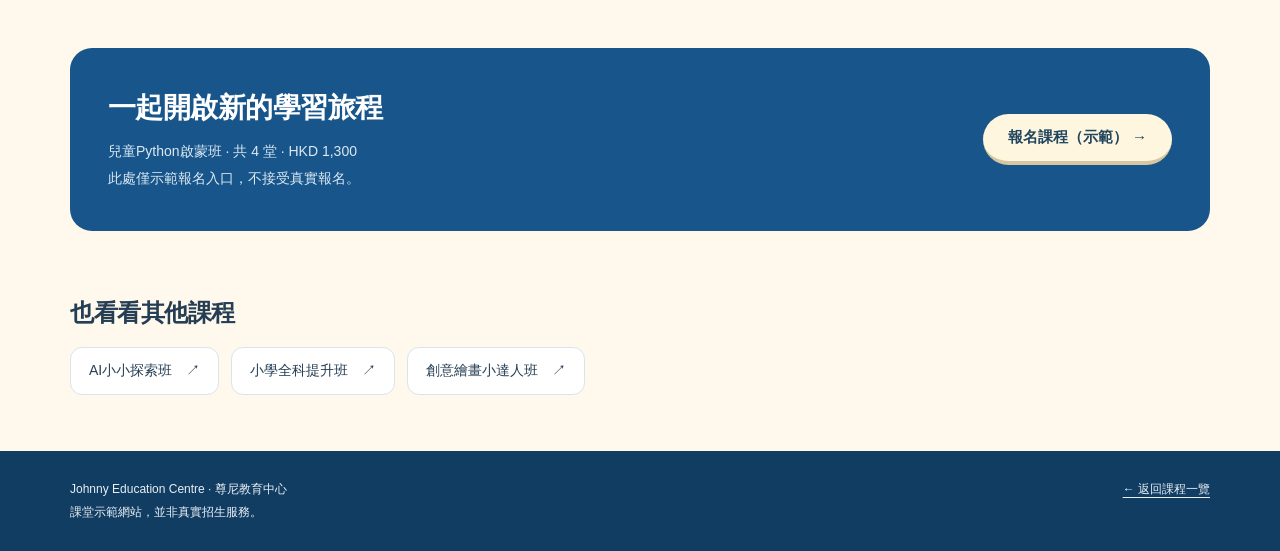
<file: course-python.html>
<!DOCTYPE html>

<html lang="zh-Hant"><head><meta charset="utf-8"/><meta content="width=device-width,initial-scale=1" name="viewport"/><meta content="noindex,nofollow" name="robots"/><meta content="#fff9ed" name="theme-color"/><title>兒童Python啟蒙班｜Johnny Education Centre</title><link href="course-style.css" rel="stylesheet"/><style>:root{--tint:#e8f2e7;--accent-ink:#326b42}</style></head>
<body><a class="skip" href="#main">跳至課程內容</a><div class="demo" role="note">課堂示範網站｜報名資料只在本瀏覽器儲存，不會傳送到中心；請只使用虛構資料，不接受真實報名或付款。</div>
<header class="wrap top"><a aria-label="Johnny Education Centre 主頁" href="education.html"><img alt="Johnny Education Centre 尊尼教育中心" class="logo" height="76" src="education-assets/logo.webp" width="218"/></a><nav aria-label="主要導覽" class="nav"><a href="education.html">中心主頁</a><a href="education.html#courses">全部課程</a><a href="kids-game.html">學習遊戲</a></nav></header>
<main class="wrap" id="main"><nav aria-label="麵包屑導覽" class="crumb"><a href="education.html">主頁</a><span aria-hidden="true">／</span><a href="education.html#courses">課程</a><span aria-hidden="true">／</span><span aria-current="page">兒童Python啟蒙班</span></nav>
<section aria-labelledby="courseTitle" class="hero"><div><span class="badge">程式啟蒙 · 零基礎也能開始</span><h1 id="courseTitle">兒童Python啟蒙班</h1><p>以遊戲及圖像方式教授編程概念，培養邏輯思維與解難能力，適合零基礎小朋友。</p><a class="btn" href="enrolment.html?course=python">報名課程（示範） →</a><p class="hero-note">先看看課程，和孩子一起找感興趣的方向。</p></div><div class="hero-art"><img alt="兒童Python啟蒙班課程插畫" fetchpriority="high" height="600" src="education-assets/python.webp" width="900"/></div></section>
<dl aria-label="課程資料" class="quickfacts"><div class="fact"><dt>適合年齡</dt><dd>5–9 歲<small>中心整體服務對象；課程專屬年齡尚未提供。</small></dd></div><div class="fact"><dt>堂數與時數</dt><dd>4 堂<small>每堂時數未提供，總上堂時數待確認。</small></dd></div><div class="fact"><dt>課程收費</dt><dd class="price">HKD 1,300<small>4 堂課程的示例收費，並非每堂價格。</small></dd></div></dl>
<div class="content"><section aria-labelledby="outlineTitle"><span class="section-label">小小學習路線</span><h2 id="outlineTitle">這個課程會接觸甚麼？</h2><p class="outline-note">以下根據提供的課程簡介整理為主題大綱，不代表每堂課的先後安排或已確認教案。</p><ol class="outline"><li><div><h3>遊戲式編程概念</h3><p>透過遊戲方式接觸編程概念。</p></div></li><li><div><h3>圖像化理解</h3><p>以圖像方式理解編程概念。</p></div></li><li><div><h3>邏輯思維與解難</h3><p>以課程中的編程學習，培養邏輯思維與解難能力。</p></div></li></ol><div class="questions"><h3>家長想知道</h3><details><summary>適合甚麼年齡的小朋友？</summary><p>中心整體服務對象為 5–9 歲小學生。來源未另外列出本課程的指定年齡、年級或入學條件，需再確認。</p></details><details><summary>每堂多久？甚麼時候上課？</summary><p>目前資料列明共 4 堂，未提供每堂時數、總時數、日期或上課時間，暫不填寫未確認安排。</p></details><details><summary>這裡可以正式報名嗎？</summary><p>不可以。本網站是課堂示例；報名按鈕會開啟示範表格，資料只儲存於目前瀏覽器，不會傳到中心，也不會建立真實報名、預約或付款。</p></details></div></section>
<aside aria-labelledby="parentTitle" class="sidebar"><h3 id="parentTitle">給家長的小筆記</h3><p><strong>在開心中學習。</strong><br/>中心強調小班互動、遊戲式學習、建立自信及科技啟蒙。</p><p><strong>陪孩子找到興趣。</strong><br/>以鼓勵表達與嘗試的方式，培養正面的學習態度。</p><p><strong>仍需補充的資料。</strong><br/>本課程的專屬適合年齡、每堂時數及開班安排尚未提供。</p></aside></div>
<section aria-labelledby="applyTitle" class="apply-section"><div><h2 id="applyTitle">一起開啟新的學習旅程</h2><p>兒童Python啟蒙班 · 共 4 堂 · HKD 1,300<br/>此處僅示範報名入口，不接受真實報名。</p></div><a class="btn" href="enrolment.html?course=python">報名課程（示範） →</a></section>
<section aria-labelledby="otherTitle" class="other-section"><h2 id="otherTitle">也看看其他課程</h2><nav aria-label="其他課程" class="other-links"><a href="course-ai.html">AI小小探索班　↗</a><a href="course-primary.html">小學全科提升班　↗</a><a href="course-art.html">創意繪畫小達人班　↗</a></nav></section></main>
<footer><div class="wrap"><span>Johnny Education Centre · 尊尼教育中心<br/>課堂示範網站，並非真實招生服務。</span><a href="education.html#courses">← 返回課程一覽</a></div></footer>
<div class="mobile-bar"><span>HKD 1,300<small>共 4 堂 · 課堂示例</small></span><a class="btn" href="enrolment.html?course=python">報名課程（示範） →</a></div>

</body></html>
</file>
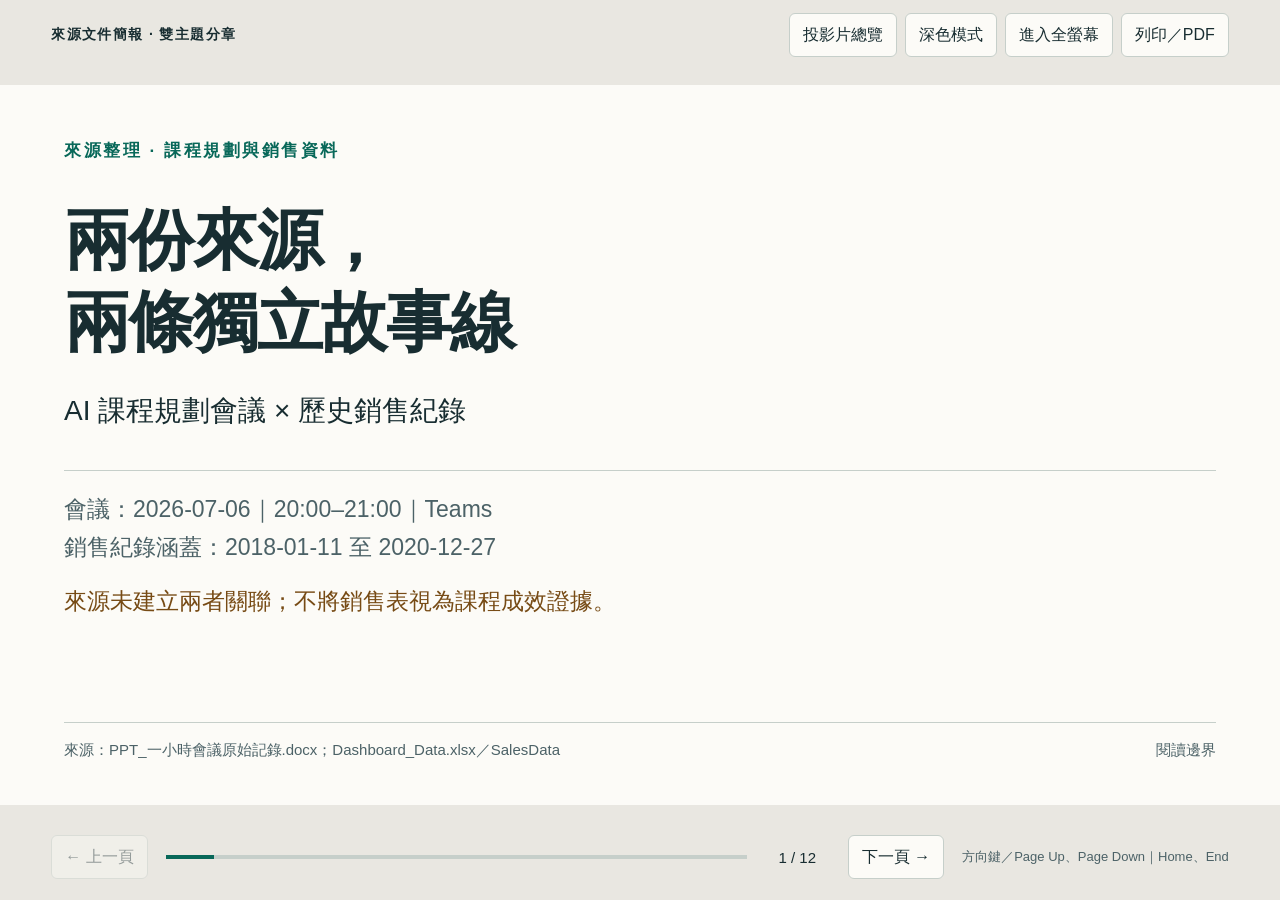
<file: dashboard.html>
<!DOCTYPE html>
<html lang="zh-Hant">
<head>
<meta charset="utf-8">
<meta name="viewport" content="width=device-width,initial-scale=1">
<title>AI 課程規劃與銷售資料｜來源文件簡報</title>
<style>
:root{color-scheme:light;--bg:#e9e7e1;--paper:#fcfbf7;--ink:#182d31;--muted:#4c6267;--accent:#086859;--line:#c6cfca;--soft:#e7efea;--warn:#774b15}*{box-sizing:border-box}body{margin:0;background:var(--bg);color:var(--ink);font-family:"PingFang TC","Microsoft JhengHei","Noto Sans CJK TC",sans-serif}body.dark{color-scheme:dark;--bg:#0c1619;--paper:#12252a;--ink:#f2f2e9;--muted:#b6cbc8;--accent:#88d8bc;--line:#435b60;--soft:#203b3f;--warn:#f0c888}button{font:inherit;cursor:pointer;background:var(--paper);color:var(--ink);border:1px solid var(--line);border-radius:6px;padding:9px 13px;min-height:44px}button:hover{background:var(--soft)}button:disabled{opacity:.4;cursor:default}:focus-visible{outline:3px solid var(--accent);outline-offset:4px}header{height:70px;display:flex;align-items:center;justify-content:space-between;padding:12px 4vw;gap:12px}header b{font-size:14px;letter-spacing:.1em}.tools{display:flex;gap:8px}.viewport{height:calc(100dvh - 150px);display:flex;align-items:center;justify-content:center;overflow:hidden}.stage{position:relative;width:1280px;height:720px;flex-shrink:0;transform-origin:center}.slide{position:absolute;inset:0;padding:52px 64px 44px;background:var(--paper);display:flex;flex-direction:column;overflow:hidden;visibility:hidden;opacity:0;transition:opacity .18s ease}.slide.active{visibility:visible;opacity:1}.eyebrow{font-size:17px;letter-spacing:.15em;font-weight:700;color:var(--accent);margin:0 0 15px}h1{font-size:66px;line-height:1.24;letter-spacing:-.025em;max-width:1050px;margin:20px 0 24px}h2{font-size:42px;line-height:1.3;margin:0 0 27px;letter-spacing:-.02em}h3{font-size:25px;margin:0 0 12px}p,li{font-size:23px;line-height:1.65;margin:0 0 16px}ul{margin:0;padding-left:28px}strong{color:var(--accent)}.lead{font-size:28px;max-width:980px}.muted{color:var(--muted)}.grid{display:grid;grid-template-columns:1fr 1fr;gap:42px}.triple{display:grid;grid-template-columns:repeat(3,1fr);gap:28px}.panel{background:var(--soft);padding:24px;border-radius:8px}.num{font-size:49px;line-height:1.15;font-weight:750;font-variant-numeric:tabular-nums;display:block;margin:10px 0}.unit{font-size:19px;color:var(--muted)}.rule{border-top:1px solid var(--line);margin:20px 0}.source{margin-top:auto;padding-top:16px;border-top:1px solid var(--line);font-size:15px;line-height:1.5;color:var(--muted);display:flex;justify-content:space-between;gap:20px}.callout{font-size:21px;line-height:1.55;padding:18px 22px;background:var(--soft);margin-top:20px}.warning{color:var(--warn)}.slide:has(#s8) .chart{gap:10px;margin:0 0 8px}.slide:has(#s8) td,.slide:has(#s8) th{padding:5px 10px}.slide:has(#s8) h2{margin-bottom:16px}details[open]{max-height:180px;overflow:auto}.steps{display:grid;grid-template-columns:repeat(3,1fr);gap:0;margin:10px 0 24px}.step{padding:20px 24px;border-top:4px solid var(--accent);border-right:1px solid var(--line)}.step b{display:block;font-size:34px;margin-bottom:12px;color:var(--accent)}.step p{font-size:22px}.chart{display:grid;gap:17px;margin:8px 0 20px}.barrow{display:grid;grid-template-columns:110px 1fr 175px;align-items:center;gap:18px;font-size:22px;font-variant-numeric:tabular-nums}.track{height:31px;background:var(--soft)}.bar{height:100%;background:var(--accent)}.value{text-align:right}.axis{display:flex;justify-content:space-between;font-size:16px;color:var(--muted);margin-left:128px;margin-right:193px}table{width:100%;border-collapse:collapse;font-size:22px;line-height:1.5}th,td{text-align:left;padding:12px 10px;border-bottom:1px solid var(--line);vertical-align:top}th{font-size:18px;color:var(--muted);font-weight:600}td small{font-size:18px;color:var(--muted)}details{margin-top:16px;font-size:18px}summary{cursor:pointer;color:var(--accent);padding:6px 0}details p,details code{font-size:17px;line-height:1.6}code{overflow-wrap:anywhere}.foot{height:80px;padding:10px 4vw 16px;display:flex;align-items:center;gap:18px}.progress{flex:1;height:4px;background:var(--line)}.fill{height:100%;background:var(--accent);transition:width .18s}.count{font-size:15px;min-width:65px;text-align:center;font-variant-numeric:tabular-nums}.hint{font-size:13px;color:var(--muted)}dialog{width:min(900px,92vw);max-height:85dvh;border:1px solid var(--line);background:var(--paper);color:var(--ink);border-radius:12px;padding:24px}dialog::backdrop{background:#07191ec9}.overview{display:grid;grid-template-columns:1fr 1fr;gap:10px;margin-top:20px}.overview button{text-align:left;font-size:16px}.overview button[aria-current="true"]{border:2px solid var(--accent)}.close{float:right}#status{font-size:13px;color:var(--warn);position:fixed;bottom:0;left:4vw}noscript{display:block;padding:20px}.sr{position:absolute;width:1px;height:1px;overflow:hidden;clip-path:inset(50%)}@media(max-width:600px){header{padding:8px 12px;height:110px;flex-wrap:wrap}header b{font-size:12px}.tools{width:100%;justify-content:space-between}.tools button{font-size:13px;padding:7px 9px}.viewport{height:calc(100dvh - 190px)}.foot{padding:8px 12px;height:80px;gap:8px}.hint{display:none}.overview{grid-template-columns:1fr}}@media(prefers-reduced-motion:reduce){*,*::before,*::after{transition:none!important;animation:none!important}}@page{size:320mm 180mm;margin:0}@media print{html,body{margin:0;background:white!important;color:#182d31!important}.viewport,.stage{display:block!important;height:auto!important;width:auto!important;overflow:visible!important;transform:none!important}header,.foot,dialog,#status,noscript{display:none!important}.slide{position:relative!important;visibility:visible!important;opacity:1!important;width:320mm!important;height:180mm!important;padding:12mm 16mm!important;background:#fff!important;break-after:page;page-break-after:always;print-color-adjust:exact;-webkit-print-color-adjust:exact;--ink:#182d31;--muted:#4c6267;--accent:#086859;--line:#c6cfca;--soft:#e7efea;--warn:#774b15}.slide:last-child{break-after:auto;page-break-after:auto}.slide p,.slide li{font-size:16pt}.slide h2{font-size:29pt}.slide .source{font-size:11pt}details{display:none!important}}
</style>
</head>
<body>
<header><b>來源文件簡報 · 雙主題分章</b><div class="tools"><button id="overviewBtn" aria-haspopup="dialog">投影片總覽</button><button id="theme" aria-pressed="false">深色模式</button><button id="fullscreen">進入全螢幕</button><button id="print">列印／PDF</button></div></header>
<noscript>互動導覽需要啟用 JavaScript；未啟用時可透過瀏覽器列印功能閱讀所有投影片。</noscript>
<main class="viewport" aria-label="簡報內容"><div class="stage">
<section class="slide active" aria-labelledby="s1"><p class="eyebrow">來源整理 · 課程規劃與銷售資料</p><h1 id="s1">兩份來源，<br>兩條獨立故事線</h1><p class="lead">AI 課程規劃會議 × 歷史銷售紀錄</p><div class="rule"></div><p class="muted">會議：2026-07-06｜20:00–21:00｜Teams<br>銷售紀錄涵蓋：2018-01-11 至 2020-12-27</p><p class="warning">來源未建立兩者關聯；不將銷售表視為課程成效證據。</p><div class="source"><span>來源：PPT_一小時會議原始記錄.docx；Dashboard_Data.xlsx／SalesData</span><span>閱讀邊界</span></div></section>
<section class="slide" aria-labelledby="s2"><p class="eyebrow">第一章 · 背景與現況</p><h2 id="s2">會議目標是建立可跨客戶重用的課程架構</h2><div class="grid"><div><h3>未來三個月的規劃方向</h3><p>推新版 AI 課程與 OpenClaw 示範；整合 Generative AI 實務、Security Copilot 與 AB-730 準備需求。</p><p>會中提議以 <strong>AI Productivity + Governance</strong> 統整不同工作坊。</p></div><div class="panel"><h3>8 月客戶需求</h3><p>觀塘客戶、約 30 名高級管理人員、3 小時 Copilot 培訓。</p><p>重點包括報告、簡報、資料整理、自動化、治理與安全；需提供講師簡介、課程大綱及報價。</p></div></div><div class="callout">另有構想：2 小時 Generative AI + OpenClaw 工作坊，面向 150 人大班；尚非已完成課程。</div><div class="source"><span>來源：DOCX／開場、客戶需求及 OpenClaw 討論</span><span>需求與構想，非交付成果</span></div></section>
<section class="slide" aria-labelledby="s3"><p class="eyebrow">第一章 · 課程方案</p><h2 id="s3">3 小時版本以概念、示範與治理實作分段</h2><div class="steps"><div class="step"><b>第 1 小時</b><h3>理解 Copilot Chat</h3><p>概念與提示框架。</p></div><div class="step"><b>第 2 小時</b><h3>示範 M365 應用</h3><p>Word、Excel、PowerPoint、Outlook。</p></div><div class="step"><b>第 3 小時</b><h3>案例與分組練習</h3><p>結合治理議題，並討論加入建立 agent 示範。</p></div></div><p>若學員曾修讀 MS-4018／MS-4004，可縮短入門介紹，增加實作時間。</p><div class="callout">會中亦提議最後 30 分鐘安排「企業 AI 使用守則＋問答」；最終細節仍待大綱與示範流程整合。</div><div class="source"><span>來源：DOCX／教學安排、治理時段及學員前置經驗</span><span>會中建議版本</span></div></section>
<section class="slide" aria-labelledby="s4"><p class="eyebrow">第一章 · 方案比較</p><h2 id="s4">6 小時草案深化實作，安全延伸課仍待定位</h2><div class="steps"><div class="step"><b>2 小時</b><h3>Copilot Chat</h3><p>工具定位、提示基礎、聊天與網頁脈絡。</p></div><div class="step"><b>2 小時</b><h3>M365 功能</h3><p>四項應用示範與動手練習。</p></div><div class="step"><b>2 小時</b><h3>案例與 agent</h3><p>案例、Copilot Chat agent 與治理。</p></div></div><div class="grid"><p><strong>3 小時：</strong>會中提出管理層簡報與輕量示範版本；客戶可能先試短版，再考慮延伸。</p><p><strong>6 小時：</strong>以 MS-4017＋Copilot 培訓為主幹；可保留替換 Gemini、Kimi 等工具的彈性。</p></div><p class="warning" style="font-size:20px">Security Copilot＋AB-730 曾被提出作另日／延伸課，亦有納入深入版的建議；來源未確認最終歸屬。</p><div class="source"><span>來源：DOCX／6 小時模組草案、A／B 版本及延伸課討論</span><span>不把不同提案視為定案</span></div></section>
<section class="slide" aria-labelledby="s5"><p class="eyebrow">第一章 · 挑戰與機遇</p><h2 id="s5">授權與現場條件，決定示範能否落地</h2><div class="grid"><div><h3>技術限制與備援</h3><ul><li>事先核對網絡、M365 授權與示範租戶。</li><li>學員未必均有 Copilot for M365；需準備示範租戶或錄影。</li><li>Security Copilot 的授權及地區限制未查清前，不承諾一定可用。</li></ul></div><div><h3>來源提出的治理教學方式</h3><p>資料分類 → 使用場景 → 審核流程 → 風險示例。</p><p>分組撰寫部門 AI 使用守則，再用 Copilot 整理成文件；會後可提供 AI 使用檢查清單。</p><p class="muted">教學方向：少理論、多示範，以真實文件走到簡報，而非只停留於聊天介面。</p></div></div><div class="source"><span>來源：DOCX／技術可行性、治理教學與教學風格</span><span>備援與手冊均為會中建議</span></div></section>
<section class="slide" aria-labelledby="s6"><p class="eyebrow">第一章 · 建議與下一步</p><h2 id="s6">先完成中文大綱，再以示範流程作覆核</h2><table><thead><tr><th style="width:18%">負責角色</th><th>會議列出的交付項目</th><th style="width:23%">來源時限</th></tr></thead><tbody><tr><td>Johnny</td><td>3 小時管理層工作坊大綱；6 小時模組分配</td><td>會議當週內，先出中文</td></tr><tr><td>May</td><td>教學重點、每 15 分鐘示範流程；著重模組 2、3</td><td>未另列明</td></tr><tr><td>Ivan</td><td>授權、租戶、網絡前置條件及示範檢查清單</td><td>未另列明</td></tr><tr><td>Ken＋Ada</td><td>報價範本及市場推廣單頁，用於 8 月客戶</td><td>未另列明</td></tr></tbody></table><div class="callout">下星期一晚：45 分鐘跟進會議，檢視大綱與示範流程；視情況加入 OpenClaw 設計。來源未記錄完成狀態。</div><details><summary>展開報價文件要求</summary><p>課程大綱、講師簡介、可用日期及合作條款；優先中文，英文由中文再翻譯。此處保留來源相對時限，不補寫未列明的日期。</p></details><div class="source"><span>來源：DOCX／報價要求及最後 10–15 分鐘分工</span><span>分工紀錄，非完成確認</span></div></section>
<section class="slide" aria-labelledby="s7"><p class="eyebrow">第二章 · 銷售資料現況</p><h2 id="s7">99 筆紀錄的 SA1 合計為 9,890,000</h2><div class="triple"><div class="panel"><h3>紀錄筆數</h3><span class="num">99</span><span class="unit">筆｜INV001–INV099</span></div><div class="panel"><h3>SA1 合計</h3><span class="num">9,890,000</span><span class="unit">金額格式為 $；幣種未註明</span></div><div class="panel"><h3>Qty 合計</h3><span class="num">705</span><span class="unit">原始數量單位未註明</span></div></div><p style="margin-top:26px">依 Date1，紀錄由 <strong>2018-01-11</strong> 至 <strong>2020-12-27</strong>；這是資料涵蓋範圍，來源未宣告正式報告期或完整性。</p><div class="callout">只彙總 SA1。SA2 的 99 筆值均與 SA1 相同，兩欄不可相加，避免重複計算。</div><div class="source"><span>來源：XLSX／SalesData，A2:K100；合計為來源數值的計算結果</span><span>不含隱藏工作表</span></div></section>
<section class="slide" aria-labelledby="s8"><p class="eyebrow">第二章 · 年度比較</p><h2 id="s8">資料內的年度 SA1 合計逐年減少</h2><p class="muted">按 Date1 年份分組｜金額沿用來源 $ 格式，幣種未註明</p><div class="chart" role="img" aria-label="2018 年 4,010,000，2019 年 3,420,000，2020 年 2,460,000；以零為基準比較。"><div class="barrow"><span>2018 年</span><div class="track"><div class="bar" style="width:100%"></div></div><span class="value">4,010,000</span></div><div class="barrow"><span>2019 年</span><div class="track"><div class="bar" style="width:85.2868%"></div></div><span class="value">3,420,000</span></div><div class="barrow"><span>2020 年</span><div class="track"><div class="bar" style="width:61.3466%"></div></div><span class="value">2,460,000</span></div></div><div class="axis"><span>0</span><span>4,010,000</span></div><table><thead><tr><th>年度</th><th>紀錄筆數</th><th>Qty 合計（單位未註明）</th></tr></thead><tbody><tr><td>2018</td><td>39</td><td>284</td></tr><tr><td>2019</td><td>36</td><td>238</td></tr><tr><td>2020</td><td>24</td><td>183</td></tr></tbody></table><p class="warning" style="font-size:20px;margin-top:14px">紀錄筆數亦減少；缺乏全年完整性、目標與業務背景，不能判定整體業務衰退或其原因。</p><div class="source"><span>來源：SalesData／Date1、Qty、SA1；年度彙總計算</span><span>只描述表內趨勢</span></div></section>
<section class="slide" aria-labelledby="s9"><p class="eyebrow">第二章 · 產品比較</p><h2 id="s9">PTS-14 的 SA1 合計最高，PTS-12 的 Qty 最多</h2><div class="grid"><div><h3>按產品彙總 SA1</h3><div class="chart" role="img" aria-label="各產品 SA1：PTS-14 2,850,000；PTS-13 2,608,000；PTS-10 1,920,000；PTS-15 930,000；PTS-11 916,000；PTS-12 666,000。"><div class="barrow" style="grid-template-columns:90px 1fr 130px"><span>PTS-14</span><div class="track"><div class="bar" style="width:100%"></div></div><span>2,850,000</span></div><div class="barrow" style="grid-template-columns:90px 1fr 130px"><span>PTS-13</span><div class="track"><div class="bar" style="width:91.5088%"></div></div><span>2,608,000</span></div><div class="barrow" style="grid-template-columns:90px 1fr 130px"><span>PTS-10</span><div class="track"><div class="bar" style="width:67.3684%"></div></div><span>1,920,000</span></div><div class="barrow" style="grid-template-columns:90px 1fr 130px"><span>PTS-15</span><div class="track"><div class="bar" style="width:32.6316%"></div></div><span>930,000</span></div><div class="barrow" style="grid-template-columns:90px 1fr 130px"><span>PTS-11</span><div class="track"><div class="bar" style="width:32.1404%"></div></div><span>916,000</span></div><div class="barrow" style="grid-template-columns:90px 1fr 130px"><span>PTS-12</span><div class="track"><div class="bar" style="width:23.3684%"></div></div><span>666,000</span></div></div><p class="muted" style="font-size:18px">零基準；最大值 2,850,000。金額幣種未註明。</p></div><div class="panel"><h3>金額與數量呈現不同排序</h3><p>PTS-14：SA1 <strong>2,850,000</strong>；Qty <strong>109</strong>。</p><p>PTS-12：Qty <strong>144</strong>，為各產品最高；SA1 <strong>666,000</strong>。</p><p class="muted">不能以數量排名直接代替金額排名；來源未提供產品業務說明或策略建議。</p></div></div><div class="source"><span>來源：SalesData／Product、SA1、Qty；按產品彙總</span><span>Qty 單位未註明</span></div></section>
<section class="slide" aria-labelledby="s10"><p class="eyebrow">第二章 · DEST 比較</p><h2 id="s10">AU 的 SA1 合計在五個 DEST 代碼中最高</h2><div class="chart" role="img" aria-label="AU 4,967,000；US 2,940,000；UK 852,000；JP 573,000；HK 558,000。"><div class="barrow"><span>AU</span><div class="track"><div class="bar" style="width:100%"></div></div><span class="value">4,967,000</span></div><div class="barrow"><span>US</span><div class="track"><div class="bar" style="width:59.1907%"></div></div><span class="value">2,940,000</span></div><div class="barrow"><span>UK</span><div class="track"><div class="bar" style="width:17.1532%"></div></div><span class="value">852,000</span></div><div class="barrow"><span>JP</span><div class="track"><div class="bar" style="width:11.5361%"></div></div><span class="value">573,000</span></div><div class="barrow"><span>HK</span><div class="track"><div class="bar" style="width:11.2341%"></div></div><span class="value">558,000</span></div></div><div class="axis"><span>0</span><span>4,967,000</span></div><div class="callout">比較範圍僅限檔案內紀錄；DEST 沿用原始代碼。未提供市場規模、目標或覆蓋率，不能推論市場潛力或績效是否達標。</div><div class="source"><span>來源：SalesData／DEST、SA1；按代碼彙總，金額幣種未註明</span><span>非市場佔有率</span></div></section>
<section class="slide" aria-labelledby="s11"><p class="eyebrow">第二章 · 支持證據與限制</p><h2 id="s11">公式值一致，但資料不足以支持營運建議</h2><div class="grid"><div><h3>已核對的計算關係</h3><p>99 筆 SA1 均等於 UnitPrice × Qty；SA2 均等於 SA1；Date2 均等於 Date1。</p><p>年度、產品與 DEST 三種分組合計均回到 <strong>9,890,000</strong>。</p><details><summary>展開原始公式與格式</summary><p>SalesData!C2：<code>=Table1[[#This Row],[Date1]]</code><br>SalesData!J2：<code>=SalesData!$G2*SalesData!$I2</code><br>SalesData!K2：<code>=Table1[[#This Row],[SA1]]</code></p><p>原始日期格式：<code>[$-409]dd/mmm/yyyy;@</code>。金額採 $ 會計格式、兩位小數；原始金額均為整數，主圖以整數呈現。公式保留原文，圖表採來源已儲存值，並另核算乘積。</p></details></div><div class="panel"><h3>來源沒有提供</h3><ul><li>幣種、Qty 的具體單位與正式報告期。</li><li>年度資料是否完整、銷售目標與原因說明。</li><li>銷售表的建議、行動分工或後續時程。</li></ul><p class="warning" style="font-size:20px">因此不新增市場策略、原因歸因、預測或下一步。</p></div></div><div class="source"><span>來源：SalesData／可見資料與公式；已排除隱藏工作表、註解及客戶姓名</span><span>不輸出非必要個人資料</span></div></section>
<section class="slide" aria-labelledby="s12"><p class="eyebrow">總結 · 結論與未決事項</p><h2 id="s12">課程需完成方案覆核；銷售僅能作表內比較</h2><div class="grid"><div><h3>課程規劃</h3><p>以可重用、可調整的課程架構回應需求，治理需清楚寫入課程大綱。</p><p>按會議分工完成中文大綱、示範流程、技術檢查與報價材料，再於跟進會議覆核。</p><p class="warning">授權、示範租戶、講師安排及安全延伸課定位仍需釐清；來源未確認交付完成。</p></div><div><h3>歷史銷售資料</h3><p>99 筆紀錄；SA1 合計 9,890,000；Qty 合計 705。</p><p>年度合計逐年減少；PTS-14 金額最高、PTS-12 數量最多；AU 的 DEST 金額合計最高。</p><p class="warning">缺乏完整性及業務背景，不將表內排序延伸為因果、績效判斷或策略建議。</p></div></div><div class="source"><span>來源：DOCX／分工與建議；XLSX／SalesData 彙總計算</span><span>兩份資料獨立解讀</span></div></section>
</div></main>
<footer class="foot"><button id="prev" aria-label="上一頁">← 上一頁</button><div class="progress" role="progressbar" aria-label="簡報進度" aria-valuemin="1" aria-valuemax="12"><div class="fill"></div></div><span class="count" aria-live="polite"></span><button id="next" aria-label="下一頁">下一頁 →</button><span class="hint">方向鍵／Page Up、Page Down｜Home、End</span></footer>
<dialog id="overview" aria-labelledby="overviewTitle"><button class="close" id="closeOverview">關閉總覽</button><h3 id="overviewTitle">投影片總覽</h3><div class="overview"></div></dialog><p id="status" role="status"></p>
<script>
(()=>{'use strict';const slides=[...document.querySelectorAll('.slide')],stage=document.querySelector('.stage'),vp=document.querySelector('.viewport'),dialog=document.querySelector('#overview'),status=document.querySelector('#status');let current=0,lastFocus=null;try{const n=Number(localStorage.getItem('source-deck-slide'));if(Number.isInteger(n)&&n>=0&&n<slides.length)current=n}catch(e){}const $=s=>document.querySelector(s);function fit(){stage.style.transform='scale('+Math.min(vp.clientWidth/1280,vp.clientHeight/720)+')'}function show(n){current=Math.max(0,Math.min(n,slides.length-1));slides.forEach((s,i)=>{s.classList.toggle('active',i===current);s.inert=i!==current;s.setAttribute('aria-hidden',String(i!==current))});$('#prev').disabled=current===0;$('#next').disabled=current===slides.length-1;$('.count').textContent=(current+1)+' / '+slides.length;$('.fill').style.width=((current+1)/slides.length*100)+'%';$('.progress').setAttribute('aria-valuenow',current+1);document.querySelectorAll('.overview button').forEach((b,i)=>b.setAttribute('aria-current',String(i===current)));try{localStorage.setItem('source-deck-slide',current)}catch(e){}fit()}slides.forEach((s,i)=>{const b=document.createElement('button');b.textContent=String(i+1).padStart(2,'0')+'　'+s.querySelector('h1,h2').textContent;b.onclick=()=>{show(i);dialog.close()};$('.overview').appendChild(b)});$('#prev').onclick=()=>show(current-1);$('#next').onclick=()=>show(current+1);$('#overviewBtn').onclick=()=>{lastFocus=document.activeElement;dialog.showModal();$('.overview button[aria-current="true"]').focus()};$('#closeOverview').onclick=()=>dialog.close();dialog.addEventListener('close',()=>{if(lastFocus)lastFocus.focus()});document.addEventListener('keydown',e=>{if(dialog.open||e.altKey||e.ctrlKey||e.metaKey||/INPUT|TEXTAREA|SELECT/.test(e.target.tagName))return;const key=e.key;let n=current;if(key==='ArrowRight'||key==='ArrowDown'||key==='PageDown')n++;else if(key==='ArrowLeft'||key==='ArrowUp'||key==='PageUp')n--;else if(key==='Home')n=0;else if(key==='End')n=slides.length-1;else return;e.preventDefault();show(n)});$('#theme').onclick=()=>{const dark=document.body.classList.toggle('dark');$('#theme').textContent=dark?'淺色模式':'深色模式';$('#theme').setAttribute('aria-pressed',String(dark))};if(window.matchMedia('(prefers-color-scheme: dark)').matches)$('#theme').click();$('#fullscreen').onclick=async()=>{try{if(document.fullscreenElement)await document.exitFullscreen();else if(document.documentElement.requestFullscreen)await document.documentElement.requestFullscreen();else status.textContent='此瀏覽器不支援全螢幕，請使用瀏覽器的全螢幕功能。'}catch(e){status.textContent='未能切換全螢幕，請使用瀏覽器的全螢幕功能。'}};document.addEventListener('fullscreenchange',()=>{$('#fullscreen').textContent=document.fullscreenElement?'退出全螢幕':'進入全螢幕';fit()});$('#print').onclick=()=>window.print();window.addEventListener('resize',fit);window.addEventListener('beforeprint',()=>slides.forEach(s=>s.inert=false));window.addEventListener('afterprint',()=>show(current));show(current)})();
</script>
</body>
</html>
</file>
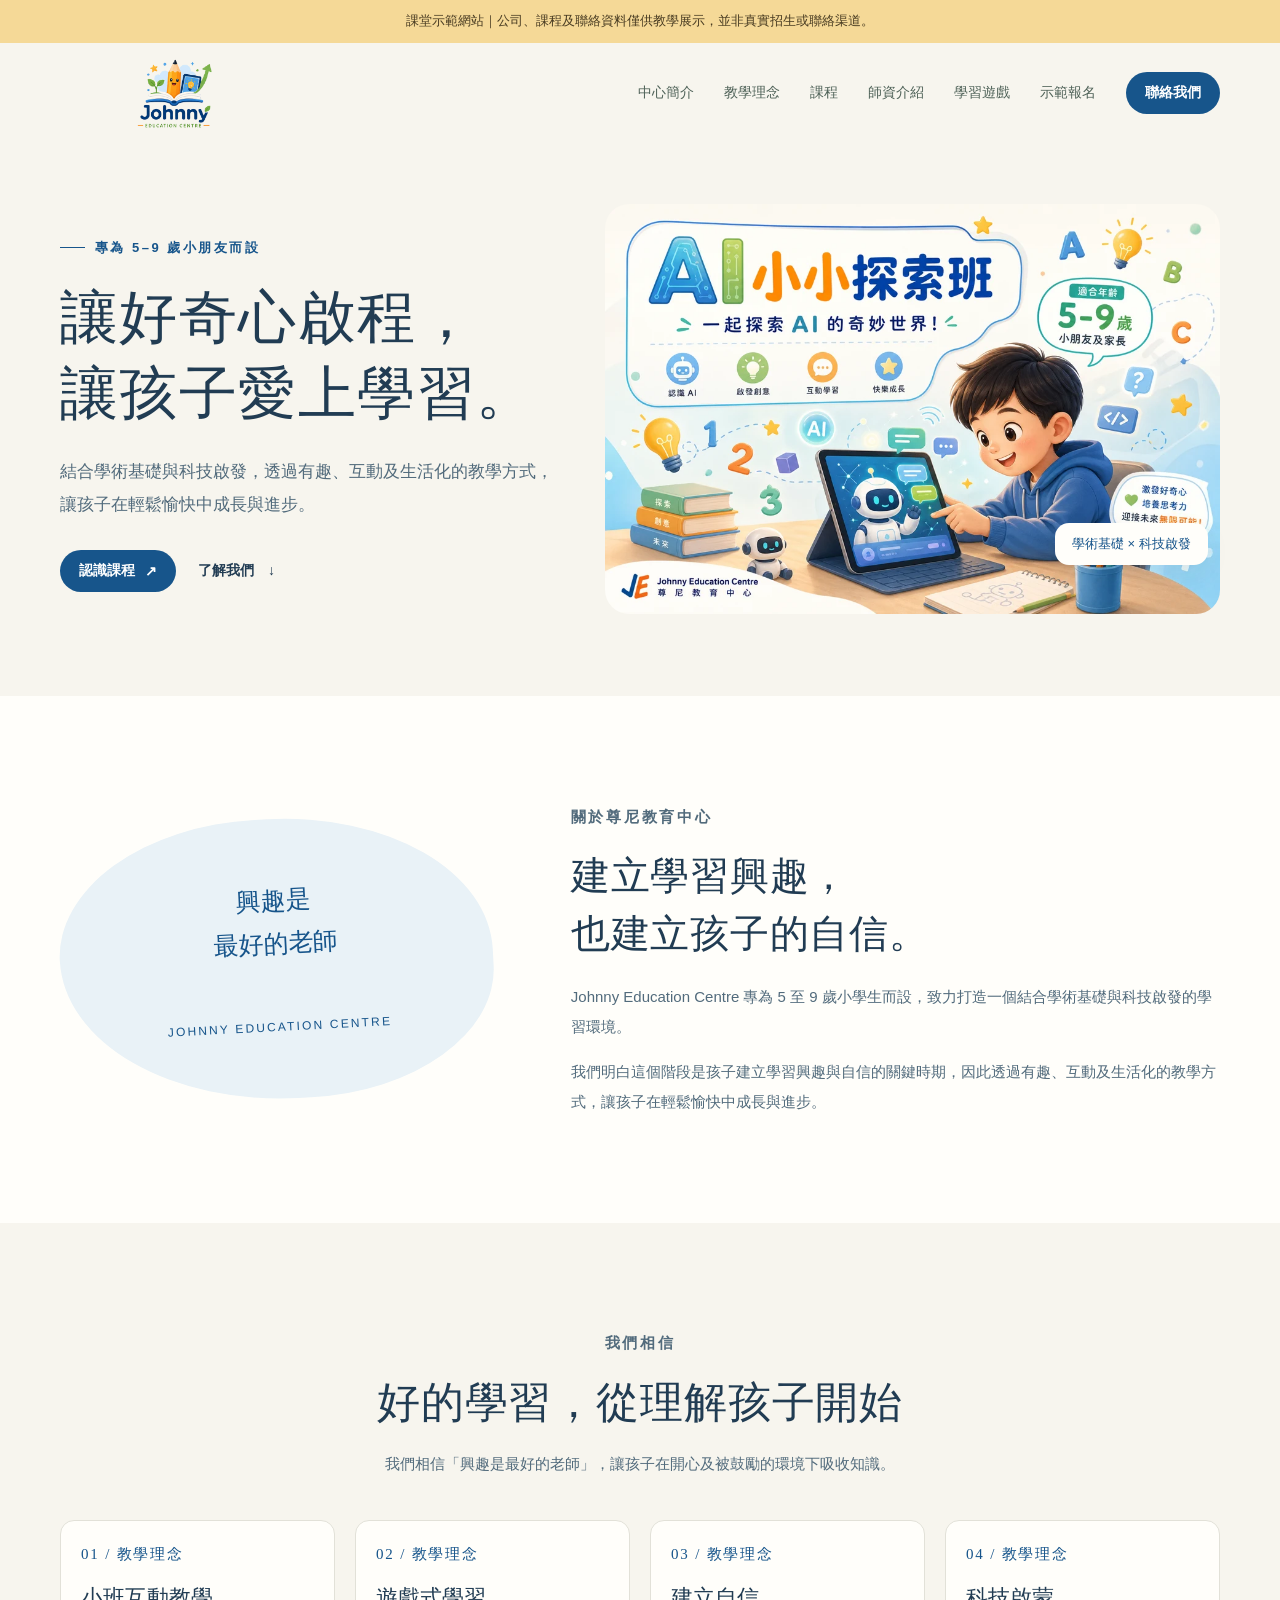
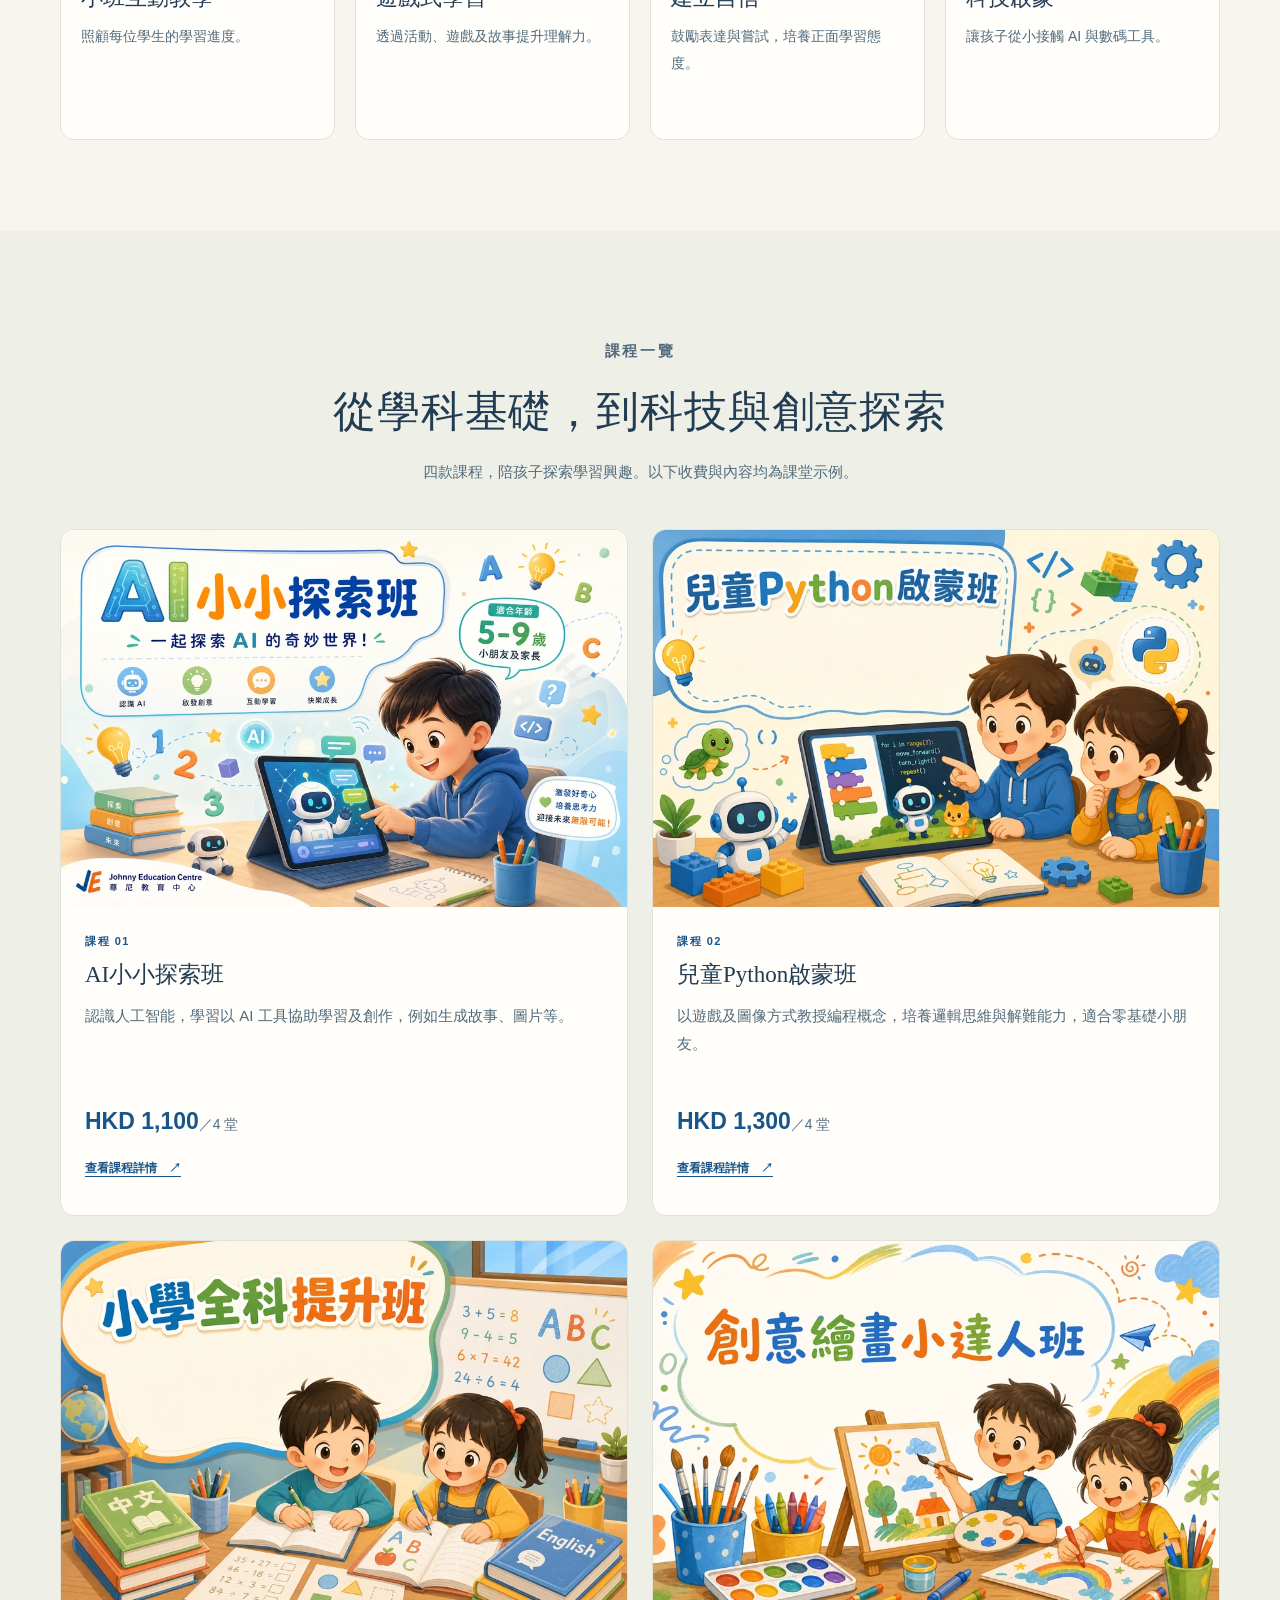
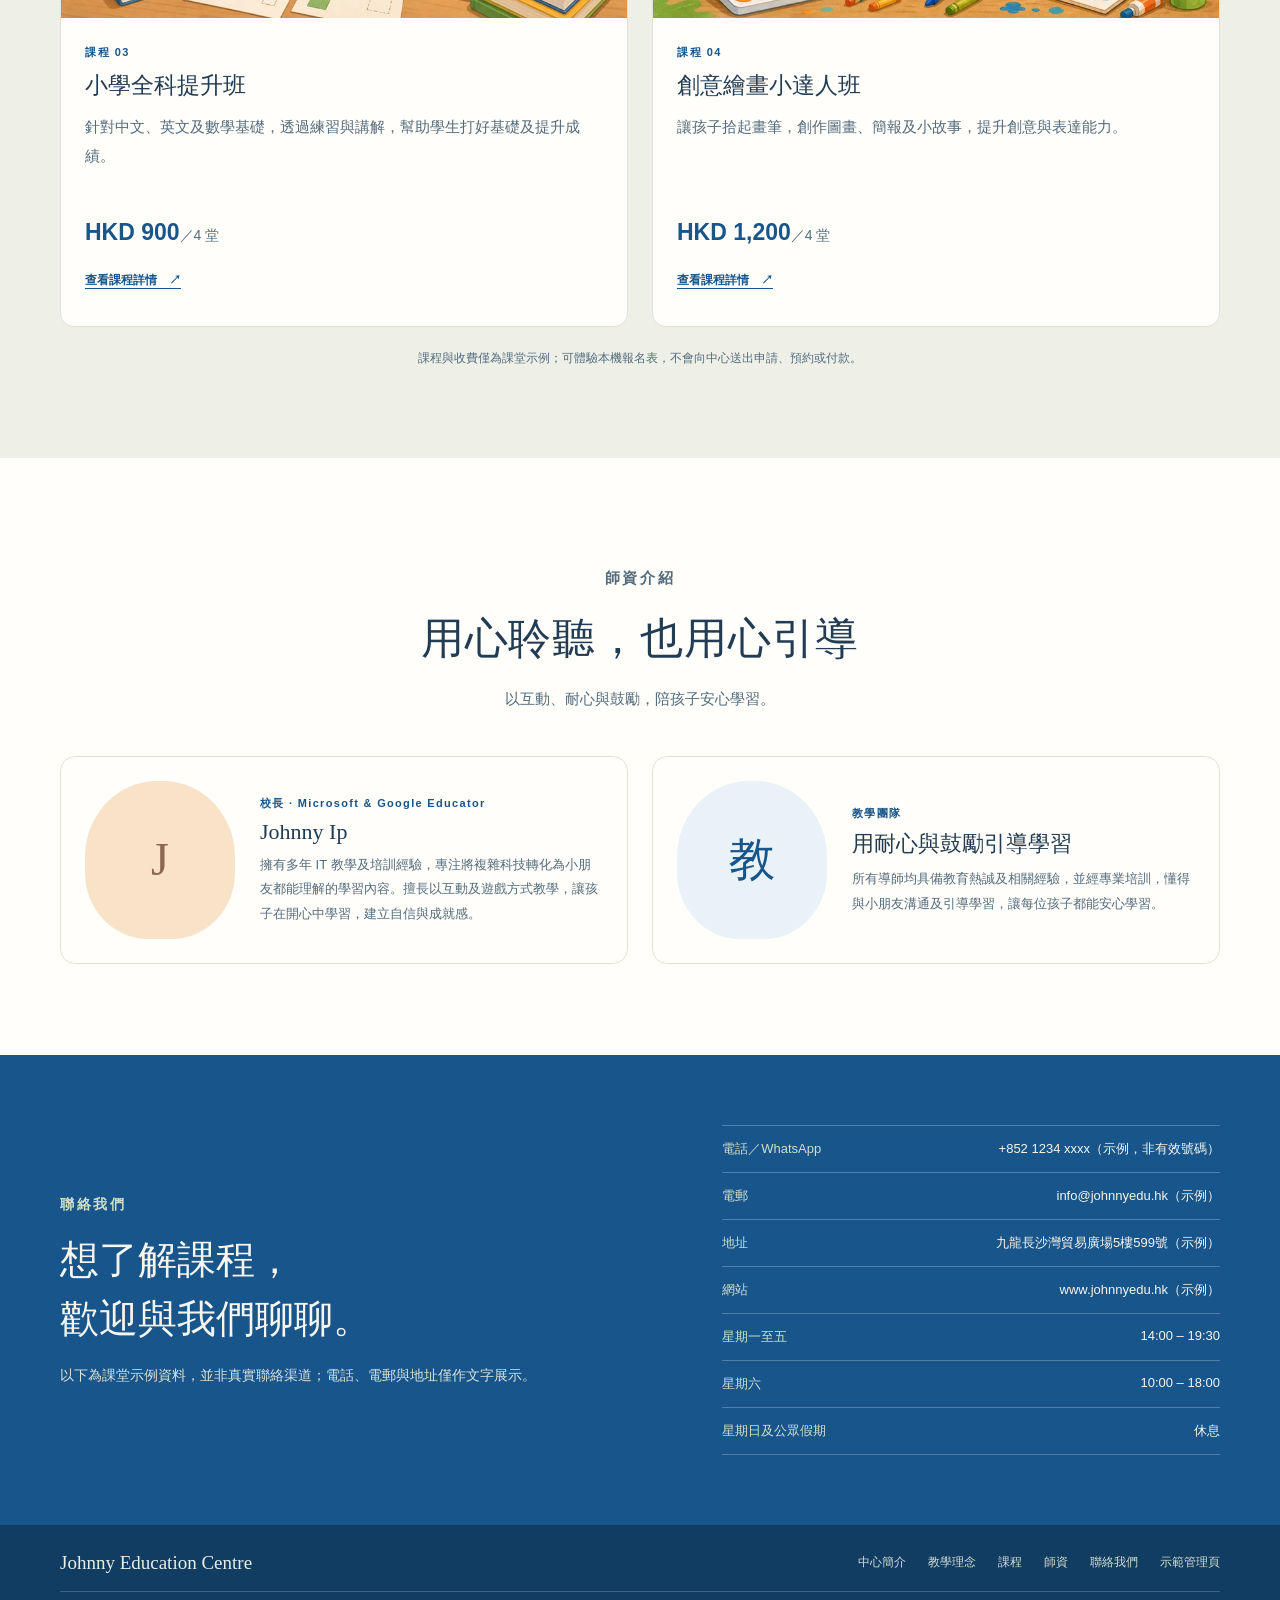
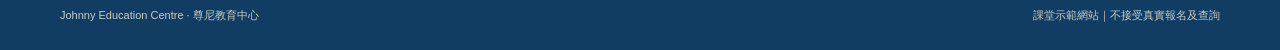
<file: education.html>
<!DOCTYPE html>

<html lang="zh-Hant">
<head>
<meta charset="utf-8"/>
<meta content="width=device-width, initial-scale=1" name="viewport"/>
<meta content="#f7f5ee" name="theme-color"/>
<title>Johnny Education Centre 尊尼教育中心｜課堂示範網站</title>
<style>
:root{--paper:#f7f5ee;--surface:#fffefa;--ink:#263d36;--muted:#65736a;--green:#375f4e;--mint:#e6eee4;--peach:#f4dfcc;--yellow:#f1df9e;--line:#e2e1d8;--serif:"Noto Serif TC","Songti TC",serif;--sans:"Noto Sans TC","PingFang TC","Microsoft JhengHei",sans-serif}*{box-sizing:border-box}html{scroll-behavior:smooth;scroll-padding-top:88px}body{margin:0;background:var(--paper);color:var(--ink);font-family:var(--sans);-webkit-font-smoothing:antialiased}a{color:inherit;text-decoration:none}button{font:inherit}.wrap{width:min(1160px,calc(100% - 48px));margin:auto}.topbar{height:84px;display:flex;align-items:center;justify-content:space-between;gap:28px}.brand{display:flex;align-items:center;gap:12px;font-weight:700;font-size:19px;letter-spacing:.03em}.brandmark{height:42px;width:42px;display:grid;place-items:center;border-radius:50%;background:var(--mint);color:var(--green);font-family:var(--serif);font-size:20px}.brand small{display:block;color:var(--muted);font-size:10px;font-weight:500;letter-spacing:.16em;margin-top:2px}.nav{display:flex;align-items:center;gap:30px;font-size:14px;color:#4f6258}.nav a:hover,.textlink:hover{color:var(--green);text-decoration:underline;text-underline-offset:5px}.nav .contact-link,.btn{padding:12px 19px;border-radius:999px;background:var(--green);color:#fff;font-weight:600}.menu-button{display:none;border:1px solid var(--line);border-radius:50%;background:var(--surface);width:44px;height:44px;color:var(--ink);font-size:20px}.hero{padding:61px 0 82px}.hero-grid{display:grid;grid-template-columns:1.04fr .96fr;align-items:center;gap:65px}.kicker{font-size:13px;letter-spacing:.19em;font-weight:700;color:var(--green);display:flex;align-items:center;gap:10px}.kicker:before{content:"";display:block;width:25px;height:1px;background:currentColor}.hero h1{font-family:var(--serif);font-weight:500;font-size:clamp(42px,5vw,66px);line-height:1.32;letter-spacing:.025em;margin:23px 0}.hero h1 em{font-style:normal;color:var(--green);position:relative;white-space:nowrap}.hero h1 em:after{content:"";position:absolute;left:0;bottom:2px;width:100%;height:12px;background:var(--yellow);opacity:.65;z-index:-1;border-radius:50%}.hero-copy{font-size:17px;line-height:1.95;color:var(--muted);max-width:500px}.hero-actions{display:flex;align-items:center;gap:22px;margin-top:29px}.btn{display:inline-flex;align-items:center;gap:10px;font-size:14px;transition:transform .2s,background .2s}.btn:hover{background:#294b3c;transform:translateY(-2px)}.textlink{font-size:14px;font-weight:600}.hero-art{height:438px;position:relative;display:grid;place-items:center}.art-paper{position:absolute;width:84%;height:89%;background:#e8ede2;border-radius:48% 48% 43% 44% / 38% 40% 50% 52%;transform:rotate(-4deg)}.sun{position:absolute;width:105px;height:105px;border-radius:50%;background:var(--yellow);right:9%;top:7%}.book{position:absolute;bottom:11%;left:12%;width:115px;height:78px;background:var(--peach);border-radius:12px 23px 9px 16px;transform:rotate(-13deg);box-shadow:inset 0 -8px #e9cbb0}.leaf{position:absolute;width:125px;height:63px;border-radius:100% 0 100% 0;background:#8ca58a;transform:rotate(-39deg);right:3%;bottom:18%}.illustration{position:relative;z-index:2;width:min(83%,440px);filter:drop-shadow(0 18px 18px #263d3615)}.art-note{position:absolute;z-index:3;background:var(--surface);padding:12px 17px;border-radius:14px;box-shadow:0 8px 24px #263d3610;font-size:13px;color:var(--green)}.note-a{left:0;top:31%}.note-b{right:2%;bottom:12%}.scroll-note{position:absolute;bottom:20px;left:50%;transform:translateX(-50%);font-size:11px;letter-spacing:.16em;color:#78837a;display:flex;gap:10px;align-items:center}.scroll-note:before{content:"↓";font-size:16px}.section{padding:91px 0}.section-head{max-width:650px;margin:0 auto 42px;text-align:center}.eyebrow{font-size:12px;letter-spacing:.18em;text-transform:uppercase;color:var(--green);font-weight:700}.section h2{font-family:var(--serif);font-size:clamp(31px,4vw,43px);line-height:1.45;font-weight:500;letter-spacing:.02em;margin:12px 0 14px}.section-head>p,.section-lead{font-size:15px;line-height:1.9;color:var(--muted)}.intro{background:var(--surface)}.intro-layout{display:grid;grid-template-columns:.8fr 1.2fr;align-items:center;gap:78px}.intro-stamp{min-height:280px;background:var(--mint);border-radius:48% 52% 45% 55%;display:grid;place-items:center;text-align:center;padding:35px;color:var(--green);font-family:var(--serif);font-size:25px;line-height:1.7;transform:rotate(-3deg)}.intro-stamp span{display:block;font-family:var(--sans);font-size:12px;letter-spacing:.18em}.intro-copy h2{font-family:var(--serif);font-size:39px;font-weight:500;line-height:1.5;margin:12px 0 18px}.intro-copy p{font-size:15px;line-height:2;color:var(--muted)}.principles{display:grid;grid-template-columns:repeat(3,1fr);gap:20px}.principle{padding:29px 26px 27px;background:var(--surface);border:1px solid var(--line);border-radius:14px;min-height:220px}.principle .index{font-family:var(--serif);font-size:15px;color:var(--green);letter-spacing:.12em}.principle h3{font-family:var(--serif);font-size:23px;font-weight:500;margin:19px 0 10px}.principle p{color:var(--muted);font-size:14px;line-height:1.9;margin:0}.courses{background:#eef0e8}.course-grid{display:grid;grid-template-columns:repeat(3,1fr);gap:18px}.course-card{background:var(--surface);border-radius:14px;padding:24px;min-height:215px;display:flex;flex-direction:column;transition:transform .2s}.course-card:hover{transform:translateY(-4px)}.course-card .tag{font-size:11px;letter-spacing:.14em;color:var(--green);font-weight:700}.course-card h3{font-family:var(--serif);font-size:23px;font-weight:500;margin:20px 0 9px}.course-card p{font-size:13px;line-height:1.8;color:var(--muted);margin:0}.course-card .more{margin-top:auto;padding-top:20px;font-size:12px;color:var(--green);font-weight:700}.course-note{text-align:center;font-size:12px;color:var(--muted);margin:23px 0 0}.teachers{background:var(--surface)}.teacher-layout{display:grid;grid-template-columns:1fr 1fr;gap:24px}.teacher-card{display:grid;grid-template-columns:150px 1fr;gap:25px;align-items:center;padding:24px;border:1px solid var(--line);border-radius:15px}.portrait{height:158px;border-radius:48% 48% 42% 42%;background:var(--peach);display:grid;place-items:center;color:#8b6750;font-family:var(--serif);font-size:12px;text-align:center}.portrait.alt{background:var(--mint);color:var(--green)}.teacher-card h3{font-family:var(--serif);font-size:22px;font-weight:500;margin:8px 0}.teacher-card p{font-size:13px;color:var(--muted);line-height:1.9;margin:0}.teacher-role{font-size:11px;letter-spacing:.12em;color:var(--green);font-weight:700}.contact{background:var(--green);color:#f7f5ee;padding:70px 0}.contact-layout{display:grid;grid-template-columns:1fr .8fr;gap:40px;align-items:center}.contact .eyebrow{color:#d1dfc9}.contact h2{font-family:var(--serif);font-size:39px;font-weight:500;line-height:1.5;margin:12px 0}.contact p{font-size:14px;color:#d8e2d9;line-height:1.9}.contact-list{border-top:1px solid #ffffff3d}.contact-row{display:flex;justify-content:space-between;gap:20px;padding:14px 0;border-bottom:1px solid #ffffff3d;font-size:13px}.contact-row span:first-child{color:#d1dfc9}.contact-row span:last-child{text-align:right}footer{padding:27px 0;background:#29483b;color:#e7eee7}.footer-main{display:flex;align-items:center;justify-content:space-between;gap:24px}.footer-brand{font-family:var(--serif);font-size:19px}.footer-links{display:flex;gap:22px;font-size:12px;color:#d0ddd1}.copyright{font-size:11px;color:#c2d0c4;margin:17px 0 0;border-top:1px solid #ffffff30;padding-top:16px;display:flex;justify-content:space-between;gap:10px}.placeholder{border-bottom:1px dashed currentColor;cursor:help}.sr-only{position:absolute;width:1px;height:1px;padding:0;margin:-1px;overflow:hidden;clip:rect(0,0,0,0);white-space:nowrap;border:0}
@media(max-width:820px){.hero-grid{gap:25px}.hero-art{height:360px}.intro-layout{gap:40px}.teacher-card{grid-template-columns:115px 1fr;padding:18px;gap:18px}.portrait{height:130px}.contact-layout{grid-template-columns:1fr 1fr}}
@media(max-width:640px){.wrap{width:min(100% - 36px,500px)}.topbar{height:72px}.brand{font-size:16px}.brandmark{width:38px;height:38px}.menu-button{display:block}.nav{display:none;position:absolute;z-index:10;left:0;right:0;top:68px;padding:20px 24px;background:var(--surface);border-bottom:1px solid var(--line);flex-direction:column;align-items:stretch;gap:0}.nav.open{display:flex}.nav a{padding:13px 3px}.nav .contact-link{text-align:center;margin-top:7px}.hero{padding:40px 0 60px}.hero-grid{grid-template-columns:1fr;gap:8px}.hero h1{font-size:43px;margin:17px 0}.hero-copy{font-size:15px}.hero-art{height:310px;grid-row:1}.hero-art .illustration{width:78%}.art-note{font-size:11px;padding:9px 12px}.note-a{left:0;top:28%}.note-b{right:0;bottom:10%}.scroll-note{display:none}.section{padding:65px 0}.section-head{margin-bottom:30px}.intro-layout{grid-template-columns:1fr;gap:28px}.intro-stamp{min-height:200px;max-width:300px;margin:auto;width:80%;font-size:22px}.intro-copy h2{font-size:32px}.principles{grid-template-columns:1fr;gap:12px}.principle{min-height:0;padding:23px}.principle h3{margin:12px 0 7px}.course-grid{grid-template-columns:1fr;gap:12px}.course-card{min-height:175px}.teacher-layout{grid-template-columns:1fr;gap:12px}.teacher-card{grid-template-columns:100px 1fr}.portrait{height:115px}.contact{padding:55px 0}.contact-layout{grid-template-columns:1fr;gap:24px}.contact h2{font-size:33px}.footer-main{align-items:flex-start;flex-direction:column}.footer-links{flex-wrap:wrap;gap:14px}.copyright{flex-direction:column}}
@media(prefers-reduced-motion:reduce){html{scroll-behavior:auto}*,*::before,*::after{animation-duration:.01ms!important;transition-duration:.01ms!important}}
</style>
<meta content="noindex,nofollow" name="robots"/><style>
:root{--green:#17558b;--mint:#e9f2f7;--ink:#213c53;--muted:#526b7c;--peach:#f9e3c8}
.demo-banner{background:#f5d997;color:#493c22;padding:11px 24px;text-align:center;font-size:13px;line-height:1.6}
.brand-logo{width:228px;height:78px;object-fit:contain}.topbar{height:100px}.hero-art{height:auto;display:block}.hero-image{width:100%;height:auto;border-radius:24px;display:block}.hero-grid{gap:42px;grid-template-columns:.9fr 1.1fr}.hero h1{font-size:clamp(38px,4.5vw,58px)}
.principles{grid-template-columns:repeat(4,1fr)}.principle{padding:24px 20px}.principle h3{font-size:22px}
.course-grid{grid-template-columns:repeat(2,1fr);gap:24px}.course-card{padding:0;overflow:hidden;border:1px solid var(--line)}.course-image{width:100%;height:auto;display:block;aspect-ratio:3/2;object-fit:contain}.course-body{padding:24px}.course-body h3{margin:10px 0 12px}.course-body p{font-size:15px;line-height:1.9;min-height:86px}.course-price{font-size:23px;font-weight:700;color:var(--green);margin:20px 0 12px}.course-price span{font-size:14px;font-weight:400;color:var(--muted)}.course-status{font-size:12px;color:var(--muted)}.portrait{font-size:46px;font-family:var(--serif)}.contact-row span:last-child{max-width:74%;overflow-wrap:anywhere}.contact{background:#17558b}footer{background:#123d62}.btn:hover{background:#123d62}
a:focus-visible,button:focus-visible{outline:3px solid #d87516;outline-offset:5px}
@media(max-width:900px){.nav{gap:17px}.brand-logo{width:190px}.principles{grid-template-columns:repeat(2,1fr)}}
@media(max-width:640px){.demo-banner{font-size:11px;padding:9px 18px}.topbar{height:83px;position:relative}.brand-logo{width:190px;height:70px}.nav{top:83px;left:-18px;right:-18px}.hero-grid{grid-template-columns:1fr;gap:28px}.hero h1{font-size:39px}.hero-art{grid-row:1}.hero{padding-top:25px}.note-b{right:10px;bottom:10px}.principles,.course-grid{grid-template-columns:1fr}.course-body p{min-height:0}.teacher-card{grid-template-columns:1fr}.portrait{height:80px;width:80px}.contact-row{font-size:12px}.contact h2{font-size:32px}}
</style><style>@media(max-width:1050px){.topbar{position:relative}.menu-button{display:block}.nav{display:none;position:absolute;z-index:10;left:0;right:0;top:100px;padding:20px 24px;background:var(--surface);border:1px solid var(--line);flex-direction:column;align-items:stretch;gap:0}.nav.open{display:flex}.nav a{padding:13px 3px}.nav .contact-link{text-align:center;margin-top:7px}}@media(max-width:640px){.nav{top:83px;left:-18px;right:-18px}}</style></head>
<body><div class="demo-banner" role="note">課堂示範網站｜公司、課程及聯絡資料僅供教學展示，並非真實招生或聯絡渠道。</div>
<header class="wrap topbar">
<a aria-label="回到首頁" class="brand" href="#top"><img alt="Johnny Education Centre 尊尼教育中心" class="brand-logo" height="78" src="education-assets/logo.webp" width="228"/></a>
<button aria-controls="nav" aria-expanded="false" aria-label="開啟導覽選單" class="menu-button" id="menuButton">☰</button>
<nav aria-label="主要導覽" class="nav" id="nav">
<a href="#about">中心簡介</a><a href="#approach">教學理念</a><a href="#courses">課程</a><a href="#teachers">師資介紹</a><a href="kids-game.html">學習遊戲</a><a href="enrolment.html">示範報名</a><a class="contact-link" href="#contact">聯絡我們</a>
</nav>
</header>
<main id="top">
<section class="hero">
<div class="wrap hero-grid">
<div>
<p class="kicker">專為 5–9 歲小朋友而設</p>
<h1>讓好奇心啟程，<br/>讓孩子愛上學習。</h1>
<p class="hero-copy">結合學術基礎與科技啟發，透過有趣、互動及生活化的教學方式，讓孩子在輕鬆愉快中成長與進步。</p>
<div class="hero-actions"><a class="btn" href="#courses">認識課程 <span aria-hidden="true">↗</span></a><a class="textlink" href="#about">了解我們　↓</a></div>
</div>
<div aria-label="AI 小小探索班課程插畫" class="hero-art"><img alt="AI 小小探索班插畫：孩子透過平板認識人工智能" class="hero-image" fetchpriority="high" height="667" src="education-assets/ai.webp" width="1000"/><span class="art-note note-b">學術基礎 × 科技啟發</span></div>
</div>
</section>
<section class="section intro" id="about">
<div class="wrap intro-layout">
<div class="intro-stamp">興趣是<br/>最好的老師<span>JOHNNY EDUCATION CENTRE</span></div>
<div class="intro-copy"><p class="eyebrow">關於尊尼教育中心</p><h2>建立學習興趣，<br/>也建立孩子的自信。</h2><p>Johnny Education Centre 專為 5 至 9 歲小學生而設，致力打造一個結合學術基礎與科技啟發的學習環境。</p><p>我們明白這個階段是孩子建立學習興趣與自信的關鍵時期，因此透過有趣、互動及生活化的教學方式，讓孩子在輕鬆愉快中成長與進步。</p></div>
</div>
</section>
<section class="section" id="approach">
<div class="wrap"><div class="section-head"><p class="eyebrow">我們相信</p><h2>好的學習，從理解孩子開始</h2><p>我們相信「興趣是最好的老師」，讓孩子在開心及被鼓勵的環境下吸收知識。</p></div>
<div class="principles"><article class="principle"><span class="index">01 / 教學理念</span><h3>小班互動教學</h3><p>照顧每位學生的學習進度。</p></article><article class="principle"><span class="index">02 / 教學理念</span><h3>遊戲式學習</h3><p>透過活動、遊戲及故事提升理解力。</p></article><article class="principle"><span class="index">03 / 教學理念</span><h3>建立自信</h3><p>鼓勵表達與嘗試，培養正面學習態度。</p></article><article class="principle"><span class="index">04 / 教學理念</span><h3>科技啟蒙</h3><p>讓孩子從小接觸 AI 與數碼工具。</p></article></div></div>
</section>
<section class="section courses" id="courses">
<div class="wrap"><div class="section-head"><p class="eyebrow">課程一覽</p><h2>從學科基礎，到科技與創意探索</h2><p>四款課程，陪孩子探索學習興趣。以下收費與內容均為課堂示例。</p></div>
<div class="course-grid"><article class="course-card"><img alt="AI小小探索班課程插畫" class="course-image" height="600" loading="lazy" src="education-assets/ai.webp" width="900"/><div class="course-body"><span class="tag">課程 01</span><h3>AI小小探索班</h3><p>認識人工智能，學習以 AI 工具協助學習及創作，例如生成故事、圖片等。</p><div class="course-price">HKD 1,100<span>／4 堂</span></div><a class="course-status" href="course-ai.html" style="display:inline-flex;align-items:center;min-height:44px;color:var(--green);font-weight:700;text-decoration:underline;text-underline-offset:4px">查看課程詳情　↗</a></div></article><article class="course-card"><img alt="兒童Python啟蒙班課程插畫" class="course-image" height="600" loading="lazy" src="education-assets/python.webp" width="900"/><div class="course-body"><span class="tag">課程 02</span><h3>兒童Python啟蒙班</h3><p>以遊戲及圖像方式教授編程概念，培養邏輯思維與解難能力，適合零基礎小朋友。</p><div class="course-price">HKD 1,300<span>／4 堂</span></div><a class="course-status" href="course-python.html" style="display:inline-flex;align-items:center;min-height:44px;color:var(--green);font-weight:700;text-decoration:underline;text-underline-offset:4px">查看課程詳情　↗</a></div></article><article class="course-card"><img alt="小學全科提升班課程插畫" class="course-image" height="600" loading="lazy" src="education-assets/primary.webp" width="900"/><div class="course-body"><span class="tag">課程 03</span><h3>小學全科提升班</h3><p>針對中文、英文及數學基礎，透過練習與講解，幫助學生打好基礎及提升成績。</p><div class="course-price">HKD 900<span>／4 堂</span></div><a class="course-status" href="course-primary.html" style="display:inline-flex;align-items:center;min-height:44px;color:var(--green);font-weight:700;text-decoration:underline;text-underline-offset:4px">查看課程詳情　↗</a></div></article><article class="course-card"><img alt="創意繪畫小達人班課程插畫" class="course-image" height="600" loading="lazy" src="education-assets/art.webp" width="900"/><div class="course-body"><span class="tag">課程 04</span><h3>創意繪畫小達人班</h3><p>讓孩子拾起畫筆，創作圖畫、簡報及小故事，提升創意與表達能力。</p><div class="course-price">HKD 1,200<span>／4 堂</span></div><a class="course-status" href="course-art.html" style="display:inline-flex;align-items:center;min-height:44px;color:var(--green);font-weight:700;text-decoration:underline;text-underline-offset:4px">查看課程詳情　↗</a></div></article></div><p class="course-note">課程與收費僅為課堂示例；可體驗本機報名表，不會向中心送出申請、預約或付款。</p></div>
</section>
<section class="section teachers" id="teachers">
<div class="wrap"><div class="section-head"><p class="eyebrow">師資介紹</p><h2>用心聆聽，也用心引導</h2><p>以互動、耐心與鼓勵，陪孩子安心學習。</p></div>
<div class="teacher-layout"><article class="teacher-card"><div aria-hidden="true" class="portrait">J</div><div><span class="teacher-role">校長 · Microsoft &amp; Google Educator</span><h3>Johnny Ip</h3><p>擁有多年 IT 教學及培訓經驗，專注將複雜科技轉化為小朋友都能理解的學習內容。擅長以互動及遊戲方式教學，讓孩子在開心中學習，建立自信與成就感。</p></div></article><article class="teacher-card"><div aria-hidden="true" class="portrait alt">教</div><div><span class="teacher-role">教學團隊</span><h3>用耐心與鼓勵引導學習</h3><p>所有導師均具備教育熱誠及相關經驗，並經專業培訓，懂得與小朋友溝通及引導學習，讓每位孩子都能安心學習。</p></div></article></div></div>
</section>
<section class="contact" id="contact">
<div class="wrap contact-layout"><div><p class="eyebrow">聯絡我們</p><h2>想了解課程，<br/>歡迎與我們聊聊。</h2><p>以下為課堂示例資料，並非真實聯絡渠道；電話、電郵與地址僅作文字展示。</p></div>
<div class="contact-list"><div class="contact-row"><span>電話／WhatsApp</span><span>+852 1234 xxxx（示例，非有效號碼）</span></div><div class="contact-row"><span>電郵</span><span>info@johnnyedu.hk（示例）</span></div><div class="contact-row"><span>地址</span><span>九龍長沙灣貿易廣場5樓599號（示例）</span></div><div class="contact-row"><span>網站</span><span>www.johnnyedu.hk（示例）</span></div><div class="contact-row"><span>星期一至五</span><span>14:00 – 19:30</span></div><div class="contact-row"><span>星期六</span><span>10:00 – 18:00</span></div><div class="contact-row"><span>星期日及公眾假期</span><span>休息</span></div></div></div>
</section>
</main>
<footer><div class="wrap"><div class="footer-main"><a class="footer-brand" href="#top">Johnny Education Centre</a><nav aria-label="頁尾導覽" class="footer-links"><a href="#about">中心簡介</a><a href="#approach">教學理念</a><a href="#courses">課程</a><a href="#teachers">師資</a><a href="#contact">聯絡我們</a><a href="admin.html">示範管理頁</a></nav></div><div class="copyright"><span>Johnny Education Centre · 尊尼教育中心</span><span>課堂示範網站｜不接受真實報名及查詢</span></div></div></footer>
<script>
(()=>{const b=document.getElementById('menuButton'),n=document.getElementById('nav');b.addEventListener('click',()=>{const open=b.getAttribute('aria-expanded')!=='true';b.setAttribute('aria-expanded',String(open));b.setAttribute('aria-label',open?'關閉導覽選單':'開啟導覽選單');b.textContent=open?'×':'☰';n.classList.toggle('open',open)});n.querySelectorAll('a').forEach(a=>a.addEventListener('click',()=>{b.setAttribute('aria-expanded','false');b.setAttribute('aria-label','開啟導覽選單');b.textContent='☰';n.classList.remove('open')}));})();
</script>
</body>
</html>
</file>
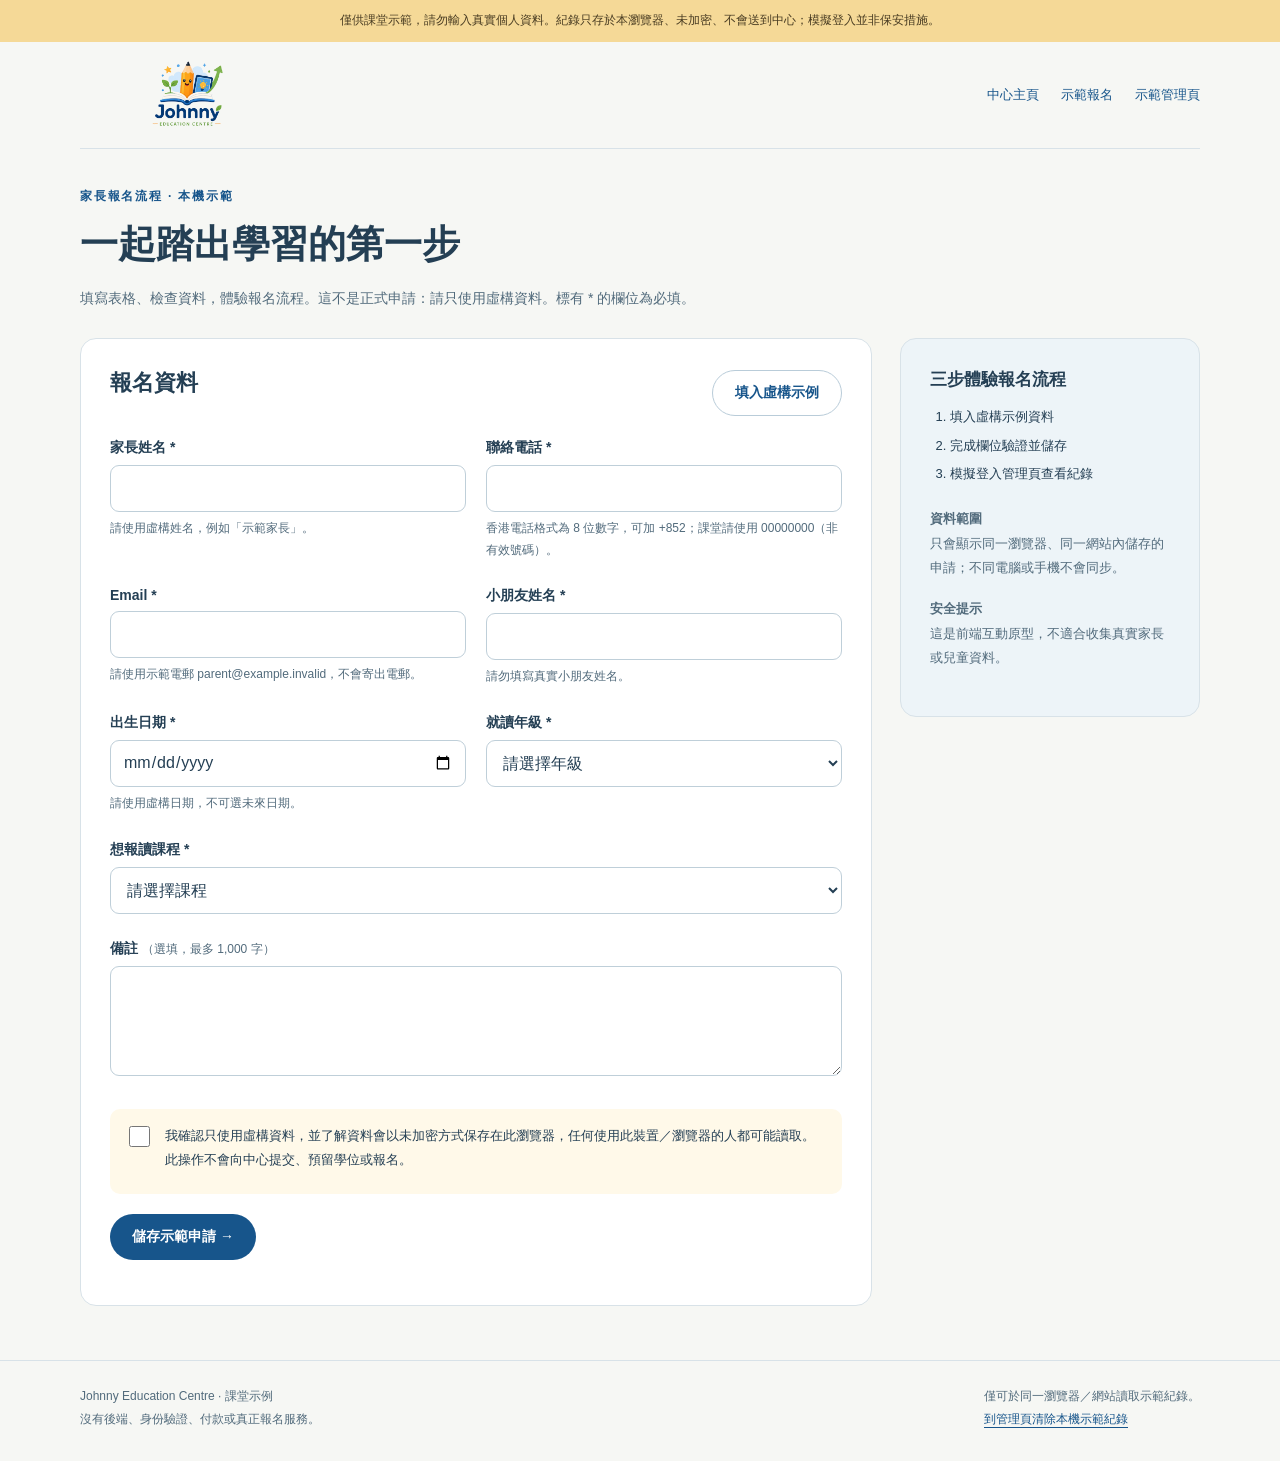
<file: enrolment.html>
<!DOCTYPE html><html lang="zh-Hant"><head><meta charset="utf-8"><meta name="viewport" content="width=device-width,initial-scale=1"><meta name="robots" content="noindex,nofollow"><title>示範報名｜Johnny Education Centre</title><link rel="stylesheet" href="enrolment-style.css"></head><body data-page="form"><a class="skip" href="#main">跳至主要內容</a><div class="demo-banner" role="note">僅供課堂示範，請勿輸入真實個人資料。紀錄只存於本瀏覽器、未加密、不會送到中心；模擬登入並非保安措施。</div><header class="wrap"><a href="education.html" aria-label="返回教育中心主頁"><img class="logo" src="education-assets/logo.webp" alt="Johnny Education Centre 尊尼教育中心" width="214" height="74"></a><nav aria-label="主要導覽"><a href="education.html">中心主頁</a><a href="enrolment.html">示範報名</a><a href="admin.html">示範管理頁</a></nav></header><noscript>此示範需要 JavaScript 才能驗證表格、儲存本機資料及操作模擬登入。尚未送出或儲存任何申請。</noscript><main class="wrap" id="main"><p class="eyebrow">家長報名流程 · 本機示範</p><h1>一起踏出學習的第一步</h1><p class="intro">填寫表格、檢查資料，體驗報名流程。這不是正式申請：請只使用虛構資料。標有 * 的欄位為必填。</p><div class="layout"><div><section class="panel" id="formPanel"><div class="toolbar"><h2>報名資料</h2><button type="button" class="btn secondary" id="fillExample">填入虛構示例</button></div><div id="errorSummary" class="error-summary" role="alert" tabindex="-1" hidden></div><form id="enrolForm" novalidate autocomplete="off"><div class="grid"><div class="field"><label for="parentName">家長姓名 <span aria-hidden="true">*</span></label><input id="parentName" name="parentName" type="text" maxlength="60" autocomplete="off" required aria-describedby="parentNameHelp parentNameError"><p class="help" id="parentNameHelp">請使用虛構姓名，例如「示範家長」。</p><p class="error" id="parentNameError"></p></div><div class="field"><label for="phone">聯絡電話 <span aria-hidden="true">*</span></label><input id="phone" name="phone" type="tel" inputmode="tel" maxlength="30" autocomplete="off" required aria-describedby="phoneHelp phoneError"><p class="help" id="phoneHelp">香港電話格式為 8 位數字，可加 +852；課堂請使用 00000000（非有效號碼）。</p><p class="error" id="phoneError"></p></div><div class="field"><label for="email">Email <span aria-hidden="true">*</span></label><input id="email" name="email" type="email" maxlength="254" autocomplete="off" required aria-describedby="emailHelp emailError"><p class="help" id="emailHelp">請使用示範電郵 parent@example.invalid，不會寄出電郵。</p><p class="error" id="emailError"></p></div><div class="field"><label for="childName">小朋友姓名 <span aria-hidden="true">*</span></label><input id="childName" name="childName" type="text" maxlength="60" autocomplete="off" required aria-describedby="childNameHelp childNameError"><p class="help" id="childNameHelp">請勿填寫真實小朋友姓名。</p><p class="error" id="childNameError"></p></div><div class="field"><label for="dob">出生日期 <span aria-hidden="true">*</span></label><input id="dob" name="dob" type="date" min="1900-01-01" autocomplete="off" required aria-describedby="dobHelp dobError"><p class="help" id="dobHelp">請使用虛構日期，不可選未來日期。</p><p class="error" id="dobError"></p></div><div class="field"><label for="grade">就讀年級 <span aria-hidden="true">*</span></label><select id="grade" name="grade" required aria-describedby="gradeError"><option value="">請選擇年級</option></select><p class="error" id="gradeError"></p></div><div class="field full"><label for="course">想報讀課程 <span aria-hidden="true">*</span></label><select id="course" name="course" required aria-describedby="courseError"><option value="">請選擇課程</option></select><p class="error" id="courseError"></p></div><div class="field full"><label for="notes">備註 <span class="optional">（選填，最多 1,000 字）</span></label><textarea id="notes" name="notes" maxlength="1000" rows="4" aria-describedby="notesError"></textarea><p class="error" id="notesError"></p></div></div><div class="ack"><label for="acknowledged"><input type="checkbox" id="acknowledged" name="acknowledged" required aria-describedby="acknowledgedError"><span>我確認只使用虛構資料，並了解資料會以未加密方式保存在此瀏覽器，任何使用此裝置／瀏覽器的人都可能讀取。此操作不會向中心提交、預留學位或報名。</span></label><p class="error" id="acknowledgedError"></p></div><button type="submit" class="btn" id="saveApplication">儲存示範申請 →</button><p id="saveError" class="save-error" role="alert"></p></form></section><section class="success" id="successPanel" hidden aria-labelledby="successTitle"><span class="badge">本機儲存完成</span><h2 id="successTitle" tabindex="-1">示範申請已儲存</h2><p>資料只存在這個瀏覽器，<strong>中心並未收到申請，也沒有發送確認電郵。</strong></p><div class="success-code" id="applicationCode"></div><div class="actions"><a class="btn" href="admin.html">前往示範管理頁</a><button type="button" class="btn secondary" id="anotherApplication">再填一份</button></div><p class="help">請於課堂後到管理頁清除示範紀錄。</p></section></div><aside class="panel side"><h3>三步體驗報名流程</h3><ol><li>填入虛構示例資料</li><li>完成欄位驗證並儲存</li><li>模擬登入管理頁查看紀錄</li></ol><p><strong>資料範圍</strong><br>只會顯示同一瀏覽器、同一網站內儲存的申請；不同電腦或手機不會同步。</p><p><strong>安全提示</strong><br>這是前端互動原型，不適合收集真實家長或兒童資料。</p></aside></div></main><footer><div class="wrap"><span>Johnny Education Centre · 課堂示例<br>沒有後端、身份驗證、付款或真正報名服務。</span><span>僅可於同一瀏覽器／網站讀取示範紀錄。<br><a href="admin.html">到管理頁清除本機示範紀錄</a></span></div></footer><script src="enrolment-data.js"></script><script src="enrolment-ui.js"></script></body></html>
</file>
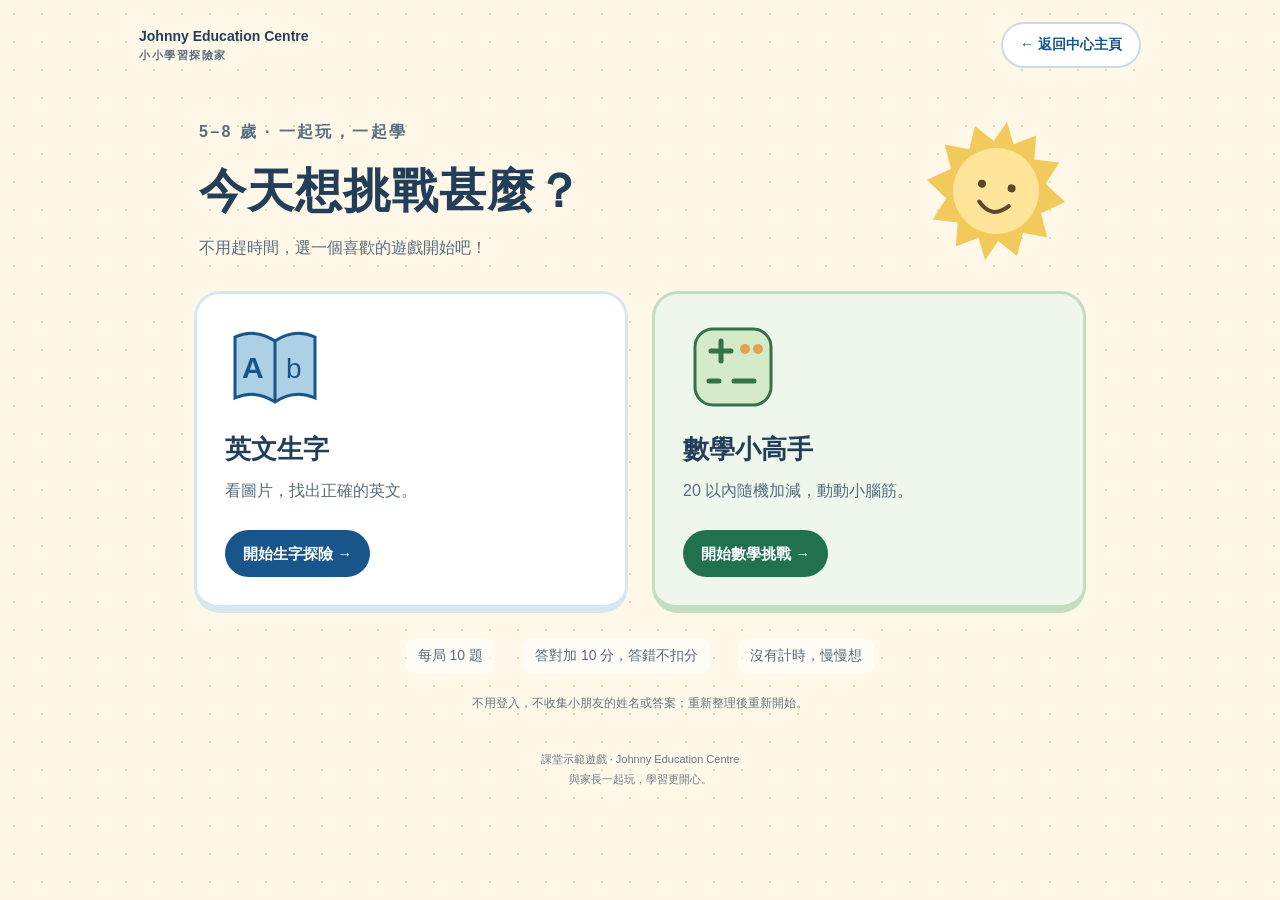
<file: kids-game.html>
<!doctype html>
<html lang="zh-Hant">
<head>
<meta charset="utf-8"><meta name="viewport" content="width=device-width,initial-scale=1"><meta name="theme-color" content="#fff8e9"><meta name="robots" content="noindex,nofollow">
<title>小小學習探險家｜Johnny Education Centre</title>
<style>
:root{--ink:#233e59;--blue:#17558b;--cream:#fff8e9;--line:#dce5eb;--green:#21714e;--orange:#a9550a}*{box-sizing:border-box}[hidden]{display:none!important}body{margin:0;color:var(--ink);background:var(--cream);font-family:"PingFang TC","Microsoft JhengHei",sans-serif;background-image:radial-gradient(#e8d9b5 1.2px,transparent 1.2px);background-size:28px 28px}button,a{-webkit-tap-highlight-color:transparent}button{font:inherit;cursor:pointer}button:focus-visible,a:focus-visible{outline:4px solid #9b5919;outline-offset:5px}button:disabled{cursor:default}header{max-width:1050px;margin:auto;padding:22px 24px;display:flex;justify-content:space-between;align-items:center;gap:16px}.brand{font-size:14px;font-weight:750;line-height:1.6}.brand small{display:block;font-size:11px;letter-spacing:.14em;color:#5a7081}.home{color:var(--blue);font-size:14px;font-weight:700;text-decoration:none;border:2px solid #c9dce6;background:white;border-radius:100px;padding:12px 17px}.home:hover{background:#edf6fb}main{max-width:940px;margin:6px auto 24px;padding:0 24px}h1{font-size:clamp(30px,5vw,47px);letter-spacing:.02em;margin:0 0 12px;line-height:1.35}h2{font-size:clamp(25px,4vw,34px);line-height:1.45;margin:0 0 14px}p{line-height:1.8;margin:0}.intro{display:grid;grid-template-columns:1fr 155px;align-items:center;gap:20px;padding:22px 5px 28px}.intro p{color:#566d7d;font-size:16px}.buddy{width:140px;height:140px;transform:rotate(9deg)}.eyebrow{font-size:12px;letter-spacing:.15em;color:var(--orange);font-weight:800;margin-bottom:12px}.mode-grid{display:grid;grid-template-columns:1fr 1fr;gap:24px}.mode{color:var(--ink);background:#fff;border:3px solid #d7e7ef;border-bottom-width:8px;border-radius:26px;padding:28px;text-align:left;transition:transform .15s}.mode:hover{transform:translateY(-4px)}.mode:active{transform:translateY(2px)}.mode.math{background:#eff7ed;border-color:#c2ddbf}.mode-art{width:100px;height:90px;display:block;margin-bottom:20px}.mode b{font-size:26px;display:block;margin-bottom:10px}.mode span{font-size:16px;line-height:1.8;display:block;color:#566d7d}.mode .go{display:inline-block;margin-top:24px;border-radius:100px;background:var(--blue);color:white;padding:10px 18px;font-size:15px;font-weight:700}.mode.math .go{background:var(--green)}.rules{display:flex;justify-content:center;flex-wrap:wrap;gap:12px 28px;font-size:14px;color:#566d7d;margin:26px 0 20px}.rules span{background:#fff9;padding:8px 12px;border-radius:8px}.privacy{text-align:center;font-size:12px;line-height:1.8;color:#647582;margin:20px 0}.game-head{display:flex;justify-content:space-between;align-items:center;gap:15px;margin:5px 0 17px}.mode-label{font-size:17px;font-weight:750}.switch{border:0;background:transparent;padding:10px;color:var(--blue);font-size:14px;text-decoration:underline;text-underline-offset:4px;min-height:44px}.scoreline{display:flex;gap:16px;align-items:center;font-size:15px}.score{border-radius:15px;background:#ffebb5;color:#6b4717;padding:10px 16px;font-weight:800;font-variant-numeric:tabular-nums}.progress{height:12px;border-radius:99px;background:#e1e9e9;margin-bottom:22px;overflow:hidden}.progress div{background:#71ab91;height:100%;border-radius:99px;transition:width .25s}.board{background:#fff;border:2px solid var(--line);border-radius:28px;box-shadow:0 8px 0 #dfdfcd;overflow:hidden}.question-area{padding:25px 24px 15px;text-align:center;background:#f3f9fc;border-bottom:2px dashed #dbe9ef;position:relative}.question-area h2{font-size:23px;margin:0 0 10px}.visual{min-height:180px;display:flex;align-items:center;justify-content:center}.picture{width:220px;height:180px}.equation{font-size:clamp(43px,7vw,66px);letter-spacing:.025em;font-weight:850;padding:25px 0;line-height:1.5;font-variant-numeric:tabular-nums}.question-note{font-size:13px;color:#577187;margin-top:4px}.answers{display:grid;grid-template-columns:1fr 1fr;gap:14px;padding:23px 26px 15px}.answer{display:flex;align-items:center;gap:14px;min-height:74px;border:2px solid #dbe5ed;border-bottom-width:5px;border-radius:17px;background:white;color:var(--ink);padding:13px 18px;text-align:left;font-weight:750;font-size:25px}.answer:not(:disabled):hover{background:#eaf4fd;border-color:#89b7d5}.answer .key{width:29px;height:29px;flex-shrink:0;background:#edf3f7;border-radius:50%;display:grid;place-items:center;font-size:13px;font-weight:600;color:#5c7081}.answer .mark{margin-left:auto;font-size:24px}.answer.right{border-color:var(--green);background:#e9f6ed;color:#1a633e}.answer.wrong{border-color:#b36b24;background:#fff1df;color:#88501c}.answer:disabled:not(.right):not(.wrong){color:#84949e;background:#fafbfc}.feedback{min-height:57px;text-align:center;font-size:18px;font-weight:750;line-height:1.7;padding:5px 20px;color:#5a7180}.feedback.good{color:var(--green)}.feedback.try{color:var(--orange)}.board-bottom{padding:0 26px 24px;display:flex;justify-content:center}.primary{background:var(--blue);color:white;border:0;border-bottom:5px solid #113d64;border-radius:100px;min-height:50px;padding:13px 30px;font-weight:750;font-size:17px}.primary:disabled{background:#e1e8ee;border-color:#cbd6df;color:#526777}.primary:not(:disabled):hover{background:#123f6a}.secondary{background:white;color:var(--blue);border:2px solid #aec8d9;border-radius:100px;padding:13px 24px;min-height:50px;font-size:16px;font-weight:700}.result{text-align:center;background:white;border:2px solid var(--line);border-radius:28px;padding:35px 30px;box-shadow:0 8px 0 #dfdfcd}.result-art{height:130px;width:150px}.result p{color:#566d7d}.result .total{font-size:57px;color:var(--blue);font-weight:850;margin:14px 0 4px;font-variant-numeric:tabular-nums}.result .total span{font-size:20px}.result-actions{display:flex;justify-content:center;gap:14px;flex-wrap:wrap;margin:25px 0 12px}.result-tip{font-size:14px;background:#f1f7fa;padding:13px;border-radius:12px;margin-top:20px!important}.helper{text-align:center;color:#62788a;font-size:12px;margin-top:21px}.pop .visual{animation:pop .5s ease}.wiggle .visual{animation:wiggle .42s ease}.sparkles{position:absolute;inset:0;pointer-events:none;overflow:hidden}.sparkles i{position:absolute;width:12px;height:12px;left:50%;top:50%;background:#efb847;border-radius:3px;animation:burst .7s ease-out both;transform:translate(var(--x),var(--y))}.sparkles i:nth-child(2n){background:#5ca385}.sparkles i:nth-child(3n){background:#5f9ec5;border-radius:50%}@keyframes pop{0%,100%{transform:scale(1)}45%{transform:scale(1.08)}}@keyframes wiggle{0%,100%{transform:translateX(0)}25%{transform:translateX(-7px)}75%{transform:translateX(7px)}}@keyframes burst{from{opacity:1;transform:translate(0,0) rotate(0)}to{opacity:0;transform:translate(var(--x),var(--y)) rotate(140deg)}}footer{text-align:center;font-size:11px;color:#667b86;line-height:1.8;padding:12px 20px 25px}.sr{position:absolute;width:1px;height:1px;overflow:hidden;clip-path:inset(50%)}@media(max-width:600px){header{padding:16px}.home{padding:10px 13px;font-size:12px}.brand{font-size:12px}main{padding:0 16px}.intro{grid-template-columns:1fr 80px;gap:5px;padding-top:13px}.buddy{width:82px;height:82px}.intro p{font-size:14px}.mode-grid{grid-template-columns:1fr;gap:16px}.mode{padding:22px;display:grid;grid-template-columns:76px 1fr;gap:4px 18px}.mode-art{width:76px;height:70px;grid-row:1/4;margin:0;align-self:center}.mode b{font-size:23px;margin-bottom:3px}.mode span{font-size:14px}.mode .go{margin-top:10px;font-size:13px;justify-self:start}.rules{gap:8px;margin:18px 0 12px;font-size:12px}.game-head{flex-wrap:wrap;gap:5px}.scoreline{margin-left:auto;gap:8px;font-size:13px}.score{padding:9px 11px}.mode-label{font-size:15px}.answers{padding:16px 14px 12px;gap:10px}.answer{font-size:21px;padding:11px;min-height:70px;gap:9px}.answer .key{width:23px;height:23px;font-size:11px}.question-area{padding:20px 12px 15px}.question-area h2{font-size:21px}.visual{min-height:155px}.picture{height:155px}.equation{font-size:47px;padding:20px 0}.board-bottom{padding:0 15px 20px}.feedback{font-size:16px;min-height:66px}.result{padding:27px 18px}.result .total{font-size:48px}.helper{font-size:11px}}
@media(prefers-reduced-motion:reduce){*,*::before,*::after{animation:none!important;transition:none!important}}
</style>
</head>
<body>
<header><div class="brand">Johnny Education Centre<small>小小學習探險家</small></div><a class="home" href="education.html">← 返回中心主頁</a></header>
<main>
<section id="menu" aria-labelledby="welcome"><div class="intro"><div><p class="eyebrow">5–8 歲 · 一起玩，一起學</p><h1 id="welcome" tabindex="-1">今天想挑戰甚麼？</h1><p>不用趕時間，選一個喜歡的遊戲開始吧！</p></div><svg class="buddy" viewBox="0 0 140 140" aria-hidden="true"><path d="m70 0 10 21 21-12 2 24 25-1-10 23 22 15-22 15 10 23-25-1-2 24-21-12-10 21-10-21-21 12-2-24-25 1 10-23L0 70l22-15-10-23 25 1 2-24 21 12z" fill="#f2c95b"/><circle cx="70" cy="70" r="43" fill="#ffe49a"/><circle cx="55" cy="65" r="4" fill="#5c482d"/><circle cx="85" cy="65" r="4" fill="#5c482d"/><path d="M55 83q15 16 30 0" fill="none" stroke="#5c482d" stroke-width="4" stroke-linecap="round"/></svg></div>
<div class="mode-grid"><button class="mode" id="englishMode"><svg class="mode-art" viewBox="0 0 100 90" aria-hidden="true"><path d="M10 15q20-9 40 4 20-13 40-4v61q-20-9-40 4-20-13-40-4z" fill="#add0e5" stroke="#17558b" stroke-width="3"/><path d="M50 20v59" stroke="#17558b" stroke-width="3"/><text x="17" y="56" fill="#17558b" font-size="30" font-weight="bold">A</text><text x="61" y="56" fill="#17558b" font-size="28">b</text></svg><b>英文生字</b><span>看圖片，找出正確的英文。</span><span class="go">開始生字探險 →</span></button>
<button class="mode math" id="mathMode"><svg class="mode-art" viewBox="0 0 100 90" aria-hidden="true"><rect x="12" y="7" width="76" height="76" rx="18" fill="#d4eac9" stroke="#377147" stroke-width="3"/><path d="M28 29h20m-10-10v20m13 20h20M26 59h10" stroke="#377147" stroke-width="5" stroke-linecap="round"/><circle cx="62" cy="27" r="5" fill="#e1a34e"/><circle cx="75" cy="27" r="5" fill="#e1a34e"/></svg><b>數學小高手</b><span>20 以內隨機加減，動動小腦筋。</span><span class="go">開始數學挑戰 →</span></button></div>
<div class="rules"><span>每局 10 題</span><span>答對加 10 分，答錯不扣分</span><span>沒有計時，慢慢想</span></div><p class="privacy">不用登入，不收集小朋友的姓名或答案；重新整理後重新開始。</p></section>
<section id="game" hidden aria-label="遊戲答題區"><div class="game-head"><div><span class="mode-label" id="modeLabel"></span><button class="switch" id="switchMode">重新選模式</button></div><div class="scoreline"><span id="roundLabel"></span><span class="score" aria-live="polite">★ <span id="score">0</span> 分</span></div></div><div class="progress" role="progressbar" aria-label="已完成題目" aria-valuemin="0" aria-valuemax="10" aria-valuenow="0"><div id="progressFill"></div></div>
<div class="board" id="board"><div class="question-area"><h2 id="prompt" tabindex="-1"></h2><div id="visual" class="visual"></div><p class="question-note" id="questionNote"></p><div class="sparkles" id="sparkles" aria-hidden="true"></div></div><div class="answers" id="answers" role="group" aria-label="選擇一個答案"></div><div class="feedback" id="feedback" role="status" aria-live="polite" aria-atomic="true"></div><div class="board-bottom"><button class="primary" id="next" disabled>下一題 →</button></div></div><p class="helper">可用 Tab 選答案，再按 Enter；亦可按數字鍵 1–4 作答。</p></section>
<section class="result" id="result" hidden aria-labelledby="resultTitle"><svg class="result-art" viewBox="0 0 150 130" aria-hidden="true"><path d="M51 31H27v18q0 31 30 30m42-48h24v18q0 31-30 30" fill="none" stroke="#d19d38" stroke-width="9"/><path d="M41 14h68v43q0 35-34 35T41 57z" fill="#f5cf6c"/><path d="M75 90v22m-24 4h48" stroke="#b98628" stroke-width="9" stroke-linecap="round"/><path d="m75 31 6 13 15 2-11 10 3 15-13-7-13 7 3-15-11-10 15-2z" fill="#fff8e9"/></svg><h2 id="resultTitle" tabindex="-1">完成挑戰！</h2><p id="resultMode"></p><div class="total"><span id="finalScore" style="font-size:inherit"></span><span>／100 分</span></div><p id="resultMessage"></p><div class="result-actions"><button class="primary" id="again">再玩一次 ↻</button><button class="secondary" id="chooseMode">選另一個模式</button></div><p class="result-tip">每一次嘗試都值得鼓勵。答錯也沒關係，下次再練習！</p></section>
</main><footer>課堂示範遊戲 · Johnny Education Centre<br>與家長一起玩，學習更開心。</footer>
<script src="kids-engine.js"></script>
<script>
(()=>{'use strict';
// Operate surface: one picture or equation, four large choices, then feedback.
const $=id=>document.getElementById(id);let game=null;let selected=null;
const art={
apple:'<path d="M109 65c-45-26-67 13-52 61 13 43 32 47 53 35 21 12 40 8 53-35 15-48-7-87-54-61" fill="#ea7459"/><path d="M109 65q-4-25 10-37" fill="none" stroke="#755340" stroke-width="8" stroke-linecap="round"/><path d="M117 43q9-26 38-18-6 27-38 18" fill="#70aa78"/><path d="M78 83q-13 17-7 36" stroke="#ffd8b2" stroke-width="8" fill="none" stroke-linecap="round"/>',
cat:'<path d="m52 78 2-54 43 32h26l43-32 2 54c36 79-8 99-58 99S16 157 52 78" fill="#efb967"/><path d="m62 59 1-19 19 15m56 0 19-15 1 19" fill="#edb1a8"/><circle cx="81" cy="107" r="6" fill="#344652"/><circle cx="139" cy="107" r="6" fill="#344652"/><path d="m103 123 7 8 7-8m-7 8v11m0-3q-13 12-22 0m22 0q13 12 22 0M65 125l-25-5m25 18-25 3m115-16 25-5m-25 18 25 3" stroke="#634f3f" stroke-width="3" fill="none" stroke-linecap="round"/>',
dog:'<path d="M65 61Q17 28 28 111q9 26 35-1m92-49q48-33 37 50-9 26-35-1" fill="#9b7155"/><ellipse cx="110" cy="109" rx="60" ry="67" fill="#e3bd90"/><ellipse cx="137" cy="99" rx="19" ry="25" fill="#a97c57"/><circle cx="83" cy="99" r="5" fill="#344652"/><circle cx="137" cy="99" r="5" fill="#344652"/><ellipse cx="110" cy="133" rx="30" ry="24" fill="#f8e7d0"/><ellipse cx="110" cy="125" rx="12" ry="9" fill="#344652"/><path d="M110 134v8m-13 0q13 15 26 0" stroke="#344652" stroke-width="3" fill="none"/>',
sun:'<g stroke="#efb742" stroke-width="8" stroke-linecap="round"><path d="M110 15v16m0 138v16M25 100h16m138 0h16M50 40l13 13m94 94 13 13M50 160l13-13m94-94 13-13"/></g><circle cx="110" cy="100" r="54" fill="#f7d66f"/><circle cx="92" cy="94" r="5" fill="#604d32"/><circle cx="128" cy="94" r="5" fill="#604d32"/><path d="M93 117q17 16 34 0" stroke="#604d32" stroke-width="4" fill="none" stroke-linecap="round"/>',
fish:'<path d="m145 99 47-40v82z" fill="#77b9cb"/><ellipse cx="93" cy="101" rx="65" ry="45" fill="#f1ab62"/><path d="m78 58 29-27 22 34m-47 78 26 24 16-28" fill="#db8b4d"/><circle cx="57" cy="92" r="6" fill="#274858"/><path d="M110 72q20 28 0 58" stroke="#d4864c" stroke-width="4" fill="none"/><circle cx="32" cy="44" r="10" stroke="#91c5d8" stroke-width="3" fill="none"/><circle cx="53" cy="27" r="5" fill="#91c5d8"/>',
ball:'<circle cx="110" cy="100" r="73" fill="#f5cf6b"/><path d="M108 27q-34 38-31 79-33-13-40-6a73 73 0 0 1 71-73" fill="#74b3d0"/><path d="M77 106q27 22 25 66a73 73 0 0 0 80-59q-47 20-105-7" fill="#e88a76"/><path d="M109 27q-35 40-32 79m0 0q-33-13-40-6m40 6q27 22 25 66m-25-66q58 27 105 7" fill="none" stroke="#fff8e9" stroke-width="4"/>',
car:'<path d="m42 99 26-43h74l27 43 23 8v42H27v-42z" fill="#74accd"/><path d="m77 66-18 33h92l-19-33z" fill="#e2f3f5"/><path d="M104 65v35" stroke="#4f7c9b" stroke-width="5"/><circle cx="65" cy="149" r="22" fill="#354c5d"/><circle cx="65" cy="149" r="10" fill="#eee4ce"/><circle cx="158" cy="149" r="22" fill="#354c5d"/><circle cx="158" cy="149" r="10" fill="#eee4ce"/><path d="M28 114h18m128 0h17" stroke="#f8d877" stroke-width="9"/>',
tree:'<path d="m94 95-5 81h42l-7-81z" fill="#a7825d"/><path d="M110 152V92m0 29-24-16m24 28 24-20" stroke="#876245" stroke-width="5"/><circle cx="110" cy="58" r="38" fill="#80b07a"/><circle cx="67" cy="87" r="36" fill="#96bf86"/><circle cx="148" cy="88" r="39" fill="#75a977"/><circle cx="108" cy="99" r="39" fill="#88b97d"/><ellipse cx="110" cy="180" rx="66" ry="7" fill="#cde0b8"/>',
book:'<path d="M27 49q43-14 83 7 40-21 83-7v109q-43-13-83 7-40-20-83-7z" fill="#f5e4b9" stroke="#5c8faa" stroke-width="7" stroke-linejoin="round"/><path d="M110 58v104" stroke="#5c8faa" stroke-width="4"/><path d="M46 76q24-5 46 5M46 99q24-5 46 5m-46 18q24-5 46 5m36-46q24-10 46-5m-46 28q24-10 46-5m-46 28q24-10 46-5" stroke="#c5ad79" stroke-width="4" fill="none" stroke-linecap="round"/>',
banana:'<path d="M53 47c-22 107 100 156 133 26-43 55-104 53-121-28z" fill="#f4ce64" stroke="#b79848" stroke-width="3"/><path d="M62 53c1 65 63 105 111 43" stroke="#e3b646" stroke-width="6" fill="none"/><path d="m53 47-2-15 10-3 5 17m120 27 9-12" stroke="#8a7146" stroke-width="7" fill="none"/>',
star:'<path d="m110 20 25 51 56 8-41 40 10 56-50-27-50 27 10-56-41-40 56-8z" fill="#f4d16d" stroke="#d3a44c" stroke-width="4" stroke-linejoin="round"/><circle cx="93" cy="103" r="5" fill="#604d32"/><circle cx="128" cy="103" r="5" fill="#604d32"/><path d="M96 124q14 13 28 0" stroke="#604d32" stroke-width="4" fill="none" stroke-linecap="round"/>',
bird:'<path d="m66 117-35-18 15 42 38-7" fill="#669fbc"/><ellipse cx="113" cy="117" rx="54" ry="43" fill="#83bad0"/><circle cx="145" cy="73" r="31" fill="#83bad0"/><path d="m174 68 26 12-27 8" fill="#e4ae56"/><circle cx="152" cy="68" r="5" fill="#304956"/><path d="M90 104q9 40 48 18" fill="#5795b5"/><path d="m100 156-3 20m34-20 3 20M87 178h19m19 0h19" stroke="#a77e4d" stroke-width="4" stroke-linecap="round"/>'};
function hideAll(){['menu','game','result'].forEach(id=>$(id).hidden=true)}
function menu(){game=null;hideAll();$('menu').hidden=false;$('welcome').focus()}
function start(mode){game=KidsEngine.createGame(mode);hideAll();$('game').hidden=false;$('modeLabel').textContent=mode==='english'?'英文生字探險':'數學小高手';render()}
function render(){const q=game.question;selected=null;$('board').classList.remove('pop','wiggle');$('sparkles').replaceChildren();$('feedback').className='feedback';$('feedback').textContent='選一個答案，勇敢試試吧！';$('roundLabel').textContent='第 '+(game.index+1)+'／10 題';$('score').textContent=game.score;updateProgress(game.index);$('next').disabled=true;$('next').textContent=game.index===9?'看看成績 ★':'下一題 →';$('prompt').textContent=game.mode==='english'?'圖片裡的是甚麼？':'算一算，答案是多少？';$('questionNote').textContent=game.mode==='english'?'選出正確的英文生字':'答案在 0–20 之間，不用急。';if(game.mode==='english'){$('visual').innerHTML='<svg class="picture" viewBox="0 0 220 200" role="img" aria-label="'+q.zh+'的卡通圖畫">'+art[q.picture]+'</svg>'}else{$('visual').replaceChildren();const eq=document.createElement('div');eq.className='equation';eq.textContent=q.a+' '+q.op+' '+q.b+' = ?';$('visual').append(eq)}$('answers').replaceChildren();q.choices.forEach((choice,i)=>{const b=document.createElement('button');b.className='answer';if(game.mode==='english')b.lang='en';const k=document.createElement('span');k.className='key';k.textContent=i+1;k.setAttribute('aria-hidden','true');const label=document.createElement('span');label.textContent=choice;b.append(k,label);b.onclick=()=>answer(choice);$('answers').append(b)});$('prompt').focus()}
function updateProgress(n){$('progressFill').style.width=n*10+'%';document.querySelector('.progress').setAttribute('aria-valuenow',n)}
function answer(choice){if(!game||!game.submit(choice))return;selected=choice;const q=game.question,correct=choice===q.answer;$('score').textContent=game.score;updateProgress(game.index+1);[...$('answers').children].forEach((b,i)=>{b.disabled=true;const v=q.choices[i];if(v===q.answer){b.classList.add('right');b.append(mark('✓'));b.setAttribute('aria-label',String(v)+'，正確答案')}else if(v===choice){b.classList.add('wrong');b.append(mark('↻'));b.setAttribute('aria-label',String(v)+'，再練習一下')}});$('feedback').className='feedback '+(correct?'good':'try');const solution=game.mode==='english'?q.zh+'是 '+q.answer:q.a+' '+q.op+' '+q.b+' = '+q.answer;$('feedback').textContent=correct?'答對了！＋10 分。'+solution:'很好的嘗試！正確答案：'+solution+'。';$('board').classList.add(correct?'pop':'wiggle');if(correct)for(let i=0;i<12;i++){const dot=document.createElement('i');const a=i*Math.PI/6;dot.style.setProperty('--x',Math.round(Math.cos(a)*140)+'px');dot.style.setProperty('--y',Math.round(Math.sin(a)*85)+'px');$('sparkles').append(dot)}$('next').disabled=false;$('next').focus()}
function mark(text){const m=document.createElement('span');m.className='mark';m.setAttribute('aria-hidden','true');m.textContent=text;return m}
function next(){if(!game||!game.next())return;if(!game.finished){render();return}hideAll();$('result').hidden=false;$('finalScore').textContent=game.score;$('resultMode').textContent=(game.mode==='english'?'英文生字':'數學加減')+' · 完成 10 題';$('resultMessage').textContent='你答對了 '+game.correct+' 題，完成整個挑戰！';$('resultTitle').focus()}
$('englishMode').onclick=()=>start('english');$('mathMode').onclick=()=>start('math');$('switchMode').onclick=menu;$('chooseMode').onclick=menu;$('again').onclick=()=>start(game.mode);$('next').onclick=next;
document.addEventListener('keydown',e=>{if(e.repeat||e.ctrlKey||e.altKey||e.metaKey||!game||game.finished||game.answered)return;if(['1','2','3','4'].includes(e.key)){e.preventDefault();answer(game.question.choices[Number(e.key)-1])}});
})();
</script>
</body>
</html>
</file>
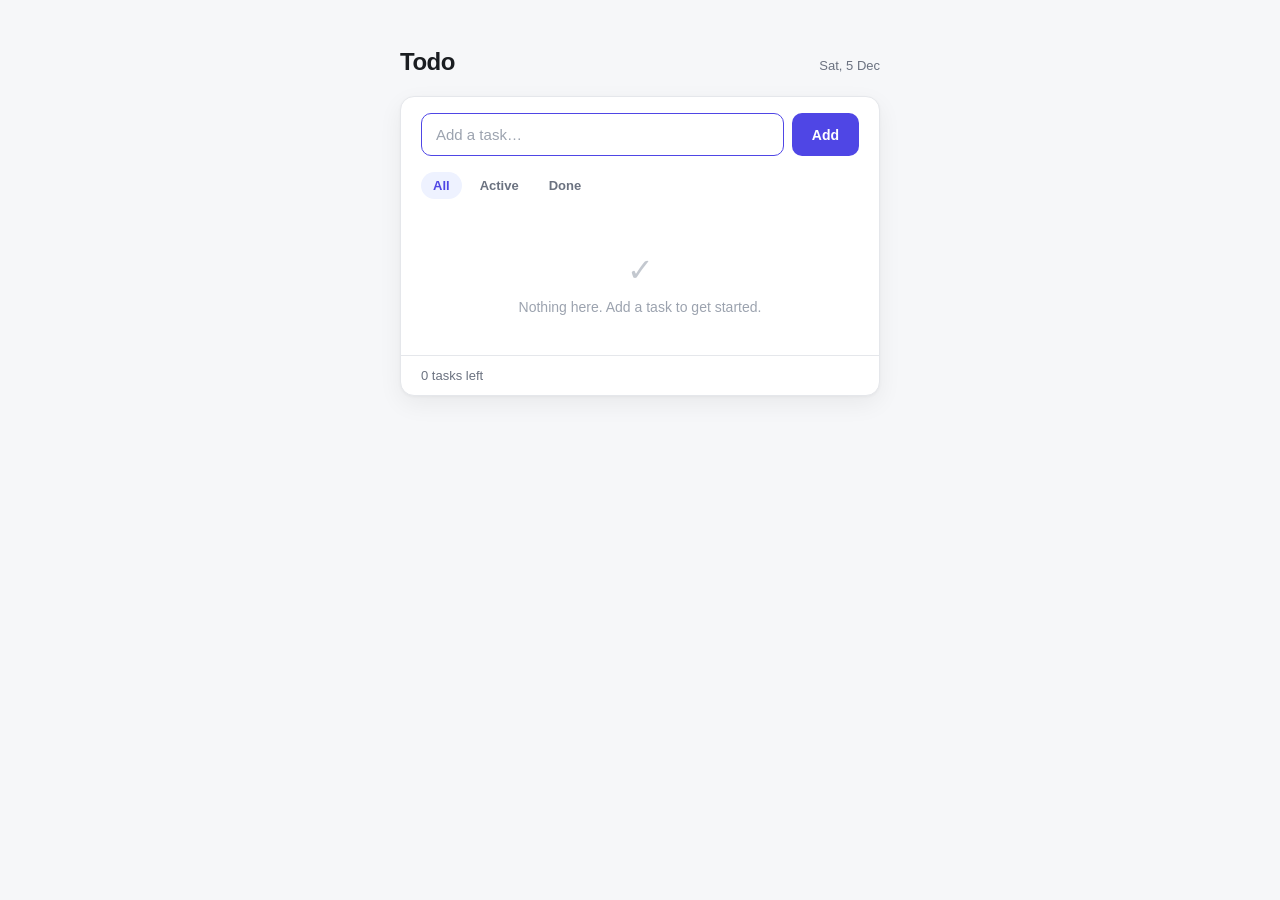
<file: todo.html>
<!DOCTYPE html>
<html lang="en">
<head>
<meta charset="UTF-8">
<meta name="viewport" content="width=device-width, initial-scale=1.0">
<title>Todo</title>
<style>
  :root {
    --bg: #f6f7f9;
    --card: #ffffff;
    --text: #1a1d21;
    --text-soft: #6b7280;
    --text-faint: #9ca3af;
    --accent: #4f46e5;
    --accent-soft: #eef2ff;
    --border: #e5e7eb;
    --danger: #ef4444;
    --danger-soft: #fef2f2;
    --success: #10b981;
    --radius: 14px;
    --shadow: 0 1px 3px rgba(0,0,0,.04), 0 8px 24px rgba(0,0,0,.06);
  }
  @media (prefers-color-scheme: dark) {
    :root {
      --bg: #101114;
      --card: #1a1c22;
      --text: #f3f4f6;
      --text-soft: #9ca3af;
      --text-faint: #6b7280;
      --accent: #818cf8;
      --accent-soft: #262a3d;
      --border: #2c2f3a;
      --danger: #f87171;
      --danger-soft: #2a1a1e;
      --success: #34d399;
      --shadow: 0 1px 3px rgba(0,0,0,.3), 0 8px 24px rgba(0,0,0,.35);
    }
  }
  * { box-sizing: border-box; margin: 0; padding: 0; }
  body {
    font-family: "Inter", -apple-system, BlinkMacSystemFont, "Segoe UI", Roboto, "Helvetica Neue", sans-serif;
    background: var(--bg);
    color: var(--text);
    min-height: 100vh;
    display: flex;
    justify-content: center;
    padding: 48px 16px;
    -webkit-font-smoothing: antialiased;
  }
  .app { width: 100%; max-width: 480px; }

  header { display: flex; align-items: baseline; justify-content: space-between; margin-bottom: 20px; }
  h1 { font-size: 24px; font-weight: 700; letter-spacing: -0.02em; }
  .date { font-size: 13px; color: var(--text-soft); font-weight: 500; }

  .card {
    background: var(--card);
    border: 1px solid var(--border);
    border-radius: var(--radius);
    box-shadow: var(--shadow);
    overflow: hidden;
  }

  /* progress */
  .progress-wrap { padding: 16px 20px 0; }
  .progress-meta { display: flex; justify-content: space-between; font-size: 12px; font-weight: 600; color: var(--text-soft); margin-bottom: 8px; }
  .progress-bar { height: 6px; background: var(--accent-soft); border-radius: 99px; overflow: hidden; }
  .progress-fill { height: 100%; background: var(--accent); border-radius: 99px; width: 0%; transition: width .35s cubic-bezier(.4,0,.2,1); }

  /* add form */
  form.add-row { display: flex; gap: 8px; padding: 16px 20px; }
  input[type="text"] {
    flex: 1;
    border: 1.5px solid var(--border);
    background: var(--card);
    color: var(--text);
    border-radius: 10px;
    padding: 12px 14px;
    font-size: 15px;
    font-family: inherit;
    transition: border-color .15s;
  }
  input[type="text"]::placeholder { color: var(--text-faint); }
  input[type="text"]:focus { outline: none; border-color: var(--accent); }
  button.add-btn {
    border: none;
    background: var(--accent);
    color: #fff;
    font-weight: 600;
    font-size: 14px;
    font-family: inherit;
    padding: 0 20px;
    border-radius: 10px;
    cursor: pointer;
    transition: filter .15s, transform .1s;
  }
  button.add-btn:hover { filter: brightness(1.08); }
  button.add-btn:active { transform: scale(.97); }
  button.add-btn:focus-visible, .check:focus-visible { outline: 2px solid var(--accent); outline-offset: 2px; }

  /* filters */
  .filters { display: flex; gap: 6px; padding: 0 20px 12px; }
  .filters button {
    border: none;
    background: transparent;
    color: var(--text-soft);
    font-size: 13px;
    font-weight: 600;
    font-family: inherit;
    padding: 6px 12px;
    border-radius: 99px;
    cursor: pointer;
    transition: background .15s, color .15s;
  }
  .filters button[aria-pressed="true"] { background: var(--accent-soft); color: var(--accent); }
  .filters button:focus-visible { outline: 2px solid var(--accent); outline-offset: 2px; }

  /* list */
  ul.list { list-style: none; }
  li.item {
    display: flex;
    align-items: center;
    gap: 12px;
    padding: 13px 20px;
    border-top: 1px solid var(--border);
    animation: slideIn .25s ease;
  }
  @keyframes slideIn { from { opacity: 0; transform: translateY(-4px); } to { opacity: 1; transform: none; } }

  .check {
    appearance: none;
    width: 22px; height: 22px;
    flex-shrink: 0;
    border: 2px solid var(--border);
    border-radius: 7px;
    cursor: pointer;
    display: grid;
    place-content: center;
    transition: background .15s, border-color .15s;
  }
  .check:hover { border-color: var(--accent); }
  .check:checked { background: var(--accent); border-color: var(--accent); }
  .check:checked::after {
    content: "";
    width: 10px; height: 6px;
    border-left: 2.5px solid #fff;
    border-bottom: 2.5px solid #fff;
    transform: rotate(-45deg) translate(1px, 1px);
  }

  .item .label { flex: 1; font-size: 15px; line-height: 1.4; word-break: break-word; transition: color .2s; }
  li.done .label { color: var(--text-faint); text-decoration: line-through; }

  .del {
    border: none;
    background: transparent;
    color: var(--text-faint);
    font-size: 18px;
    width: 32px; height: 32px;
    border-radius: 8px;
    cursor: pointer;
    opacity: 0;
    transition: opacity .15s, background .15s, color .15s;
  }
  li.item:hover .del, .del:focus-visible { opacity: 1; }
  .del:hover { background: var(--danger-soft); color: var(--danger); }
  .del:focus-visible { opacity: 1; outline: 2px solid var(--danger); outline-offset: 2px; }
  @media (hover: none) { .del { opacity: .5; } }

  /* empty state */
  .empty { padding: 40px 20px; text-align: center; color: var(--text-faint); font-size: 14px; }
  .empty .icon { font-size: 32px; margin-bottom: 10px; opacity: .6; }

  footer.bar { display: flex; justify-content: space-between; align-items: center; padding: 12px 20px; border-top: 1px solid var(--border); font-size: 13px; color: var(--text-soft); font-weight: 500; }
  button.clear {
    border: none; background: none; color: var(--text-soft);
    font-size: 13px; font-weight: 600; font-family: inherit;
    padding: 6px 10px; border-radius: 8px; cursor: pointer;
    transition: background .15s, color .15s;
  }
  button.clear:hover { background: var(--danger-soft); color: var(--danger); }
  button.clear:focus-visible { outline: 2px solid var(--danger); outline-offset: 2px; }
</style>
</head>
<body>
<div class="app">
  <header>
    <h1>Todo</h1>
    <span class="date" id="date"></span>
  </header>

  <div class="card">
    <div class="progress-wrap" id="progressWrap" hidden>
      <div class="progress-meta">
        <span id="progressLabel">0 of 0 done</span>
        <span id="progressPct">0%</span>
      </div>
      <div class="progress-bar"><div class="progress-fill" id="progressFill"></div></div>
    </div>

    <form class="add-row" id="addForm" autocomplete="off">
      <input type="text" id="input" placeholder="Add a task…" aria-label="New task" maxlength="200">
      <button type="submit" class="add-btn">Add</button>
    </form>

    <div class="filters" role="group" aria-label="Filter tasks">
      <button type="button" data-filter="all" aria-pressed="true">All</button>
      <button type="button" data-filter="active" aria-pressed="false">Active</button>
      <button type="button" data-filter="done" aria-pressed="false">Done</button>
    </div>

    <ul class="list" id="list"></ul>
    <div class="empty" id="empty" hidden>
      <div class="icon">✓</div>
      <p id="emptyMsg">Nothing here. Add a task to get started.</p>
    </div>

    <footer class="bar" id="footer" hidden>
      <span id="countLabel">0 tasks left</span>
      <button type="button" id="clearDone" class="clear">Clear done</button>
    </footer>
  </div>
</div>

<script>
(() => {
  const STORAGE_KEY = "griffin-todo-v1";
  const $ = (id) => document.getElementById(id);

  // state
  let tasks = [];
  let filter = "all";
  try { tasks = JSON.parse(localStorage.getItem(STORAGE_KEY)) || []; } catch (e) { tasks = []; }

  const save = () => localStorage.setItem(STORAGE_KEY, JSON.stringify(tasks));

  // date
  $("date").textContent = new Date().toLocaleDateString("en-GB", { weekday: "short", day: "numeric", month: "short" });

  function render() {
    const list = $("list");
    list.innerHTML = "";
    const visible = tasks.filter(t =>
      filter === "all" ? true : filter === "active" ? !t.done : t.done
    );

    visible.forEach(t => {
      const li = document.createElement("li");
      li.className = "item" + (t.done ? " done" : "");
      li.dataset.id = t.id;

      const cb = document.createElement("input");
      cb.type = "checkbox";
      cb.className = "check";
      cb.checked = t.done;
      cb.setAttribute("aria-label", "Mark " + t.text + (t.done ? " as not done" : " as done"));
      cb.addEventListener("change", () => toggle(t.id));

      const span = document.createElement("span");
      span.className = "label";
      span.textContent = t.text;

      const del = document.createElement("button");
      del.className = "del";
      del.textContent = "✕";
      del.setAttribute("aria-label", "Delete " + t.text);
      del.addEventListener("click", () => remove(t.id));

      li.append(cb, span, del);
      list.appendChild(li);
    });

    // empty state
    $("empty").hidden = tasks.length > 0 && filter === "all" ? false : (visible.length > 0 ? true : false);
    if (tasks.length === 0) {
      $("empty").hidden = false;
      $("emptyMsg").textContent = "Nothing here. Add a task to get started.";
    } else if (visible.length === 0) {
      $("empty").hidden = false;
      $("emptyMsg").textContent = filter === "active" ? "All done — no active tasks." : "No completed tasks yet.";
    }

    // progress
    const total = tasks.length, done = tasks.filter(t => t.done).length;
    const pct = total ? Math.round(done / total * 100) : 0;
    $("progressWrap").hidden = total === 0;
    $("progressLabel").textContent = done + " of " + total + " done";
    $("progressPct").textContent = pct + "%";
    $("progressFill").style.width = pct + "%";

    // footer
    const left = total - done;
    $("footer").hidden = total === 0;
    $("countLabel").textContent = left + (left === 1 ? " task left" : " tasks left");
    $("clearDone").hidden = done === 0;
  }

  function add(text) {
    tasks.unshift({ id: Date.now() + "-" + Math.random().toString(36).slice(2, 7), text, done: false });
    save(); render();
  }
  function toggle(id) {
    const t = tasks.find(t => t.id === id);
    if (t) { t.done = !t.done; save(); render(); }
  }
  function remove(id) {
    tasks = tasks.filter(t => t.id !== id);
    save(); render();
  }

  // form
  $("addForm").addEventListener("submit", (e) => {
    e.preventDefault();
    const v = $("input").value.trim();
    if (!v) return;
    add(v);
    $("input").value = "";
    $("input").focus();
  });

  // filters
  document.querySelectorAll(".filters button").forEach(btn => {
    btn.addEventListener("click", () => {
      filter = btn.dataset.filter;
      document.querySelectorAll(".filters button").forEach(b => b.setAttribute("aria-pressed", b === btn));
      render();
    });
  });

  // clear done
  $("clearDone").addEventListener("click", () => {
    tasks = tasks.filter(t => !t.done);
    save(); render();
  });

  render();
  $("input").focus();
})();
</script>
</body>
</html>
</file>
<file: enrolment-style.css>
:root{--ink:#243f54;--muted:#526b7c;--blue:#17558b;--bg:#f6f7f4;--line:#d8e2e8;--soft:#edf4f8;--red:#a23427;--green:#236442}*{box-sizing:border-box}[hidden]{display:none!important}body{margin:0;background:var(--bg);color:var(--ink);font-family:"PingFang TC","Microsoft JhengHei",sans-serif}a{color:var(--blue);text-underline-offset:4px}button,input,select,textarea{font:inherit}button{cursor:pointer}button,a{-webkit-tap-highlight-color:transparent}:focus-visible{outline:3px solid #ba6c20;outline-offset:4px}button:disabled{cursor:default;opacity:.6}.demo-banner{font-size:12px;line-height:1.8;padding:10px 20px;background:#f5d997;color:#493c22;text-align:center}.wrap{max-width:1120px;width:calc(100% - 48px);margin:auto}header{display:flex;align-items:center;justify-content:space-between;gap:24px;padding:14px 0;border-bottom:1px solid var(--line)}.logo{width:214px;height:74px;object-fit:contain}nav{display:flex;align-items:center;gap:22px;flex-wrap:wrap;font-size:13px}nav a{display:inline-flex;align-items:center;min-height:44px;text-decoration:none}nav a:hover{text-decoration:underline}main{padding:36px 0 54px}.eyebrow{font-size:12px;letter-spacing:.15em;color:var(--blue);font-weight:750;margin:0 0 11px}h1{font-size:clamp(28px,4vw,38px);line-height:1.4;margin:0 0 13px}h2{font-size:22px;margin:0 0 19px}h3{font-size:17px;margin:0 0 12px}p{font-size:14px;line-height:1.9;margin:0 0 16px}.intro{color:var(--muted);max-width:750px;margin-bottom:27px}.layout{display:grid;grid-template-columns:minmax(0,1fr) 300px;gap:28px;align-items:start}.panel{background:#fff;border:1px solid var(--line);border-radius:16px;padding:29px}.side{background:var(--soft)}.side p{color:var(--muted);font-size:13px}.side ol{font-size:13px;line-height:2.2;padding-left:20px;margin:0 0 18px}.badge{display:inline-block;background:var(--soft);color:var(--blue);font-size:12px;border-radius:100px;padding:7px 12px}.toolbar{display:flex;align-items:center;justify-content:space-between;gap:15px;flex-wrap:wrap;margin-bottom:22px}.btn{border:0;border-radius:100px;min-height:46px;padding:12px 22px;font-size:14px;font-weight:700;background:var(--blue);color:white;display:inline-flex;align-items:center;justify-content:center;gap:9px;text-decoration:none}.btn:hover{background:#103f68}.btn.secondary{border:1px solid #b9ccd9;background:white;color:var(--blue)}.btn.secondary:hover{background:#edf4f8}.btn.danger{color:var(--red);background:#fff2ee;border:1px solid #dbb3a9}.grid{display:grid;grid-template-columns:1fr 1fr;gap:20px}.field.full{grid-column:1/-1}label{display:block;font-size:14px;font-weight:650;margin-bottom:8px}.optional{color:var(--muted);font-size:12px;font-weight:400}input,select,textarea{width:100%;border:1px solid #bfcfd9;border-radius:9px;background:white;color:var(--ink);font-size:16px;padding:12px;min-height:47px}textarea{resize:vertical;min-height:110px}input[aria-invalid="true"],select[aria-invalid="true"],textarea[aria-invalid="true"]{border:2px solid var(--red)}.help{font-size:12px;color:var(--muted);line-height:1.8;margin:6px 0 0}.error{font-size:12px;color:var(--red);line-height:1.7;margin:6px 0 0;min-height:0}.ack{margin:23px 0 20px;padding:15px;background:#fff9e9;border-radius:10px}.ack label{display:flex;align-items:flex-start;gap:12px;font-size:13px;line-height:1.9;font-weight:400;margin:0}.ack input{width:21px;height:21px;min-height:21px;flex-shrink:0;margin-top:2px}.error-summary{background:#fff0ea;border:1px solid #dbaa9f;border-radius:10px;padding:18px;margin-bottom:23px;color:var(--red)}.error-summary h2{font-size:17px;margin:0 0 8px}.error-summary ul{font-size:13px;line-height:1.8;margin:0;padding-left:20px}.error-summary a{color:var(--red)}.save-error{color:var(--red);font-size:14px;margin-top:15px}.success{background:#edf7ee;border:1px solid #accdb2;border-radius:16px;padding:28px}.success h2{color:var(--green)}.success-code{font-family:monospace;overflow-wrap:anywhere;font-size:13px;background:white;border:1px solid #ceded2;padding:12px;border-radius:8px;margin:16px 0}.actions{display:flex;gap:12px;flex-wrap:wrap;align-items:center}.gate{max-width:620px;margin:25px auto}.gate .symbol{font-size:12px;letter-spacing:.1em;margin-bottom:15px;color:var(--blue)}.gate .hint{background:#fff5e3;border-radius:10px;padding:16px;color:#72511e;font-size:13px}.gate .btn{width:100%;margin-top:5px}.admin-top{display:flex;align-items:flex-start;justify-content:space-between;gap:18px;margin-bottom:25px}.admin-top p{color:var(--muted)}.filters{display:grid;grid-template-columns:1fr 230px;gap:18px;margin:20px 0}.stats{font-size:13px;color:var(--muted);margin:14px 0}.table-scroll{overflow:auto}table{border-collapse:collapse;width:100%;text-align:left;min-width:650px}th{font-weight:600;font-size:12px;color:var(--muted);background:var(--soft)}th,td{padding:15px 14px;border-bottom:1px solid var(--line);vertical-align:top}td{font-size:13px;line-height:1.8}td a{display:inline-flex;min-height:38px;align-items:center;font-weight:650}.empty{padding:38px 20px;text-align:center;color:var(--muted);background:#f9fbfc;border:1px dashed var(--line);border-radius:10px;margin-top:15px}.empty p{margin-bottom:8px}.empty h2{font-size:20px;margin-bottom:12px}.detail-list{display:grid;grid-template-columns:1fr 1fr;gap:0 30px}.detail-list div{padding:17px 0;border-bottom:1px solid var(--line);min-width:0}.detail-list .wide{grid-column:1/-1}.detail-list dt{font-size:12px;color:var(--muted);margin-bottom:9px}.detail-list dd{font-size:15px;line-height:1.8;margin:0;white-space:pre-wrap;overflow-wrap:anywhere}.small{font-size:12px;color:var(--muted)}footer{border-top:1px solid var(--line);padding:24px 0 30px;color:var(--muted);font-size:12px;line-height:1.9}footer .wrap{display:flex;justify-content:space-between;gap:20px}dialog{max-width:470px;width:calc(100% - 36px);border:0;border-radius:17px;padding:28px;color:var(--ink);background:white}dialog::backdrop{background:#122d46a8}dialog h2{font-size:23px}noscript{display:block;background:#fff0ea;color:var(--red);padding:20px}.skip{position:absolute;top:-100px;background:white;padding:12px;left:20px}.skip:focus{top:10px}@media(max-width:850px){.layout{grid-template-columns:1fr}.side{display:none}.logo{width:190px}.admin-top{flex-wrap:wrap}}@media(max-width:600px){.wrap{width:calc(100% - 32px)}header{flex-wrap:wrap;gap:3px;padding:8px 0}.logo{height:62px}nav{gap:19px;width:100%;font-size:12px;justify-content:space-between}.demo-banner{font-size:11px;padding:9px 16px}main{padding-top:27px}.panel{padding:21px 18px}.grid{grid-template-columns:1fr;gap:18px}.field.full{grid-column:auto}.toolbar{align-items:flex-start}.toolbar h2{margin-bottom:0}.filters{grid-template-columns:1fr;gap:13px}.detail-list{grid-template-columns:1fr}.detail-list .wide{grid-column:auto}.actions{width:100%}.actions .btn{flex:1}.admin-top{margin-bottom:15px}.admin-top .actions{justify-content:flex-start}.admin-top .actions .btn{flex:0 0 auto}footer .wrap{flex-direction:column;gap:10px}.gate{margin-top:10px}.success{padding:24px 19px}}@media(prefers-reduced-motion:reduce){*{scroll-behavior:auto!important;animation:none!important;transition:none!important}}
</file>
<file: course-style.css>
:root{--bg:#fff9ed;--paper:#fff;--ink:#253e54;--muted:#566c7b;--blue:#17558b;--line:#d9e4eb;--tint:#eaf3fa;--accent:#17558b;--accent-ink:#17558b}*{box-sizing:border-box}html{scroll-behavior:smooth;scroll-padding-top:24px}body{margin:0;background:var(--bg);color:var(--ink);font-family:"PingFang TC","Microsoft JhengHei",sans-serif;-webkit-font-smoothing:antialiased}a{color:inherit;text-decoration:none}button{font:inherit;cursor:pointer}button,a{-webkit-tap-highlight-color:transparent}:focus-visible{outline:3px solid #a55012;outline-offset:5px}[hidden]{display:none!important}.wrap{width:min(1140px,calc(100% - 48px));margin:auto}.demo{background:#f5d997;color:#493c22;padding:10px 20px;text-align:center;font-size:12px;line-height:1.7}.top{display:flex;align-items:center;justify-content:space-between;gap:28px;padding:14px 0}.logo{width:218px;height:76px;object-fit:contain;display:block}.nav{display:flex;align-items:center;gap:23px;font-size:14px;color:var(--blue)}.nav a{min-height:44px;display:flex;align-items:center}.nav a:hover{text-decoration:underline;text-underline-offset:5px}.crumb{display:flex;align-items:center;flex-wrap:wrap;gap:10px;font-size:12px;color:var(--muted);padding:16px 0 26px}.crumb a{text-decoration:underline;text-underline-offset:4px}.hero{display:grid;grid-template-columns:.95fr 1.05fr;align-items:center;gap:48px;padding:8px 0 50px}.badge{display:inline-block;border-radius:99px;background:var(--tint);color:var(--accent-ink);font-size:12px;font-weight:750;letter-spacing:.06em;padding:9px 14px}.hero h1{font-size:clamp(33px,4.2vw,50px);font-weight:750;letter-spacing:-.03em;line-height:1.35;margin:19px 0 17px}.hero p{font-size:17px;line-height:1.95;color:var(--muted);margin:0 0 24px}.hero-art{position:relative;border-radius:24px;overflow:hidden;border:5px solid #fff;background:var(--tint);box-shadow:0 9px 0 #283d5010}.hero-art img{width:100%;height:auto;display:block}.hero-note{font-size:12px;margin:14px 0 0!important}.btn{display:inline-flex;justify-content:center;align-items:center;gap:12px;background:var(--blue);color:white;padding:14px 25px;border-radius:100px;border:0;border-bottom:4px solid #103f66;font-size:15px;font-weight:700;min-height:50px;transition:transform .15s}.btn:hover{background:#123f69;transform:translateY(-2px)}.btn:active{transform:translateY(1px)}.secondary{background:#fff;color:var(--blue);border:1px solid var(--line);border-bottom-width:3px}.secondary:hover{background:#eef6fb}.quickfacts{display:grid;grid-template-columns:1fr 1fr 1fr;background:#fff;border:1px solid var(--line);border-radius:18px;margin:0 0 48px;overflow:hidden}.fact{padding:25px 26px;border-right:1px solid var(--line)}.fact:last-child{border:0}.fact dt{font-size:12px;color:var(--muted);margin:0 0 10px}.fact dd{font-size:25px;font-weight:750;margin:0;line-height:1.45;letter-spacing:-.02em}.fact small{display:block;font-size:12px;line-height:1.8;color:var(--muted);font-weight:400;margin-top:8px}.fact .price{color:var(--accent-ink)}.content{display:grid;grid-template-columns:minmax(0,1fr) 310px;gap:48px;align-items:start;padding:0 0 65px}.section-label{font-size:12px;color:var(--accent-ink);letter-spacing:.12em;font-weight:750}h2{font-size:30px;line-height:1.45;letter-spacing:-.02em;margin:9px 0 16px}p{line-height:1.9}.outline-note{font-size:14px;color:var(--muted);margin:0 0 23px}.outline{list-style:none;padding:0;margin:0;counter-reset:topics}.outline li{counter-increment:topics;display:grid;grid-template-columns:44px 1fr;gap:17px;padding:23px 0;border-top:1px solid var(--line)}.outline li::before{content:"0" counter(topics);width:42px;height:42px;display:grid;place-items:center;border-radius:13px;background:var(--tint);color:var(--accent-ink);font-size:15px;font-weight:750}.outline h3{font-size:20px;margin:0 0 8px}.outline p{font-size:15px;color:var(--muted);margin:0}.sidebar{background:var(--tint);border-radius:19px;padding:25px}.sidebar h3{font-size:19px;margin:0 0 15px}.sidebar p{font-size:14px;color:var(--muted);margin:0 0 14px}.sidebar p:last-child{margin-bottom:0}.sidebar strong{color:var(--ink)}.questions{margin-top:34px}.questions h3{font-size:20px;margin-bottom:16px}details{border-bottom:1px solid var(--line);padding:15px 0}summary{cursor:pointer;font-size:15px;font-weight:650;line-height:1.65;padding-right:15px;min-height:35px}details p{font-size:14px;color:var(--muted);margin:10px 0 0}.apply-section{padding:40px 38px;background:var(--blue);border-radius:22px;color:white;display:flex;align-items:center;justify-content:space-between;gap:30px}.apply-section h2{margin:0 0 9px;font-size:28px}.apply-section p{color:#dce9f2;font-size:14px;margin:0}.apply-section .btn{flex-shrink:0;background:#fff6df;border-color:#d7c7a0;color:#21465f}.other-section{padding:56px 0}.other-section h2{font-size:24px}.other-links{display:flex;flex-wrap:wrap;gap:12px}.other-links a{background:white;border:1px solid var(--line);padding:14px 18px;border-radius:12px;font-size:14px;min-height:48px}.other-links a:hover{border-color:var(--blue);color:var(--blue)}footer{background:#123d62;color:#e7eff5;padding:27px 0;font-size:12px;line-height:1.9}footer .wrap{display:flex;justify-content:space-between;gap:20px}footer a{text-decoration:underline;text-underline-offset:4px}dialog{max-width:520px;width:calc(100% - 36px);border:0;border-radius:22px;padding:30px;color:var(--ink);background:#fff;box-shadow:0 20px 80px #132c4850}dialog::backdrop{background:#142d48a6}dialog h2{font-size:25px;margin-top:8px}dialog p{font-size:15px;color:var(--muted)}dialog .btn{margin-top:10px;width:100%}.modal-course{background:var(--tint);padding:13px 17px;border-radius:12px;font-weight:750;color:var(--blue)!important}.mobile-bar{display:none}.skip{position:absolute;top:-100px;left:20px;background:white;padding:12px;z-index:20}.skip:focus{top:12px}@media(max-width:900px){.hero{gap:28px}.content{gap:28px;grid-template-columns:minmax(0,1fr) 260px}.fact{padding:21px 18px}.fact dd{font-size:22px}}@media(max-width:650px){.wrap{width:calc(100% - 36px)}.demo{font-size:11px;padding:9px 16px}.top{flex-wrap:wrap;gap:3px;padding-bottom:0}.logo{width:187px;height:67px}.nav{gap:19px;font-size:12px;width:100%;justify-content:space-between}.crumb{padding:14px 0 18px;font-size:11px;gap:7px}.hero{grid-template-columns:1fr;gap:25px;padding-bottom:30px}.hero-art{grid-row:1}.hero h1{font-size:35px;margin:16px 0}.hero p{font-size:15px;margin-bottom:20px}.quickfacts{grid-template-columns:1fr;margin-bottom:36px}.fact{display:grid;grid-template-columns:80px 1fr;gap:10px;border-right:0;border-bottom:1px solid var(--line);padding:17px 20px}.fact dt{padding-top:5px;margin:0}.fact dd{font-size:22px}.fact small{margin-top:4px}.content{grid-template-columns:1fr;gap:28px;padding-bottom:35px}h2{font-size:27px}.outline li{gap:13px;padding:20px 0}.outline h3{font-size:19px}.outline p{font-size:14px}.apply-section{padding:28px 23px;display:block}.apply-section h2{font-size:25px}.apply-section .btn{margin-top:20px}.other-section{padding:36px 0}.other-links{display:grid;gap:10px}footer{padding-bottom:110px}footer .wrap{flex-direction:column;gap:10px}.mobile-bar{display:flex;position:fixed;bottom:0;left:0;right:0;padding:12px 18px calc(12px + env(safe-area-inset-bottom));align-items:center;justify-content:space-between;gap:14px;background:#fffcf4;border-top:1px solid var(--line);box-shadow:0 -5px 20px #1c3d5010;z-index:5}.mobile-bar span{font-size:14px;font-weight:700;line-height:1.6}.mobile-bar small{font-size:11px;font-weight:400;display:block;color:var(--muted)}.mobile-bar .btn{padding:11px 18px;font-size:14px;min-height:46px}}@media(prefers-reduced-motion:reduce){html{scroll-behavior:auto}*{transition:none!important;animation:none!important}}
</file>
